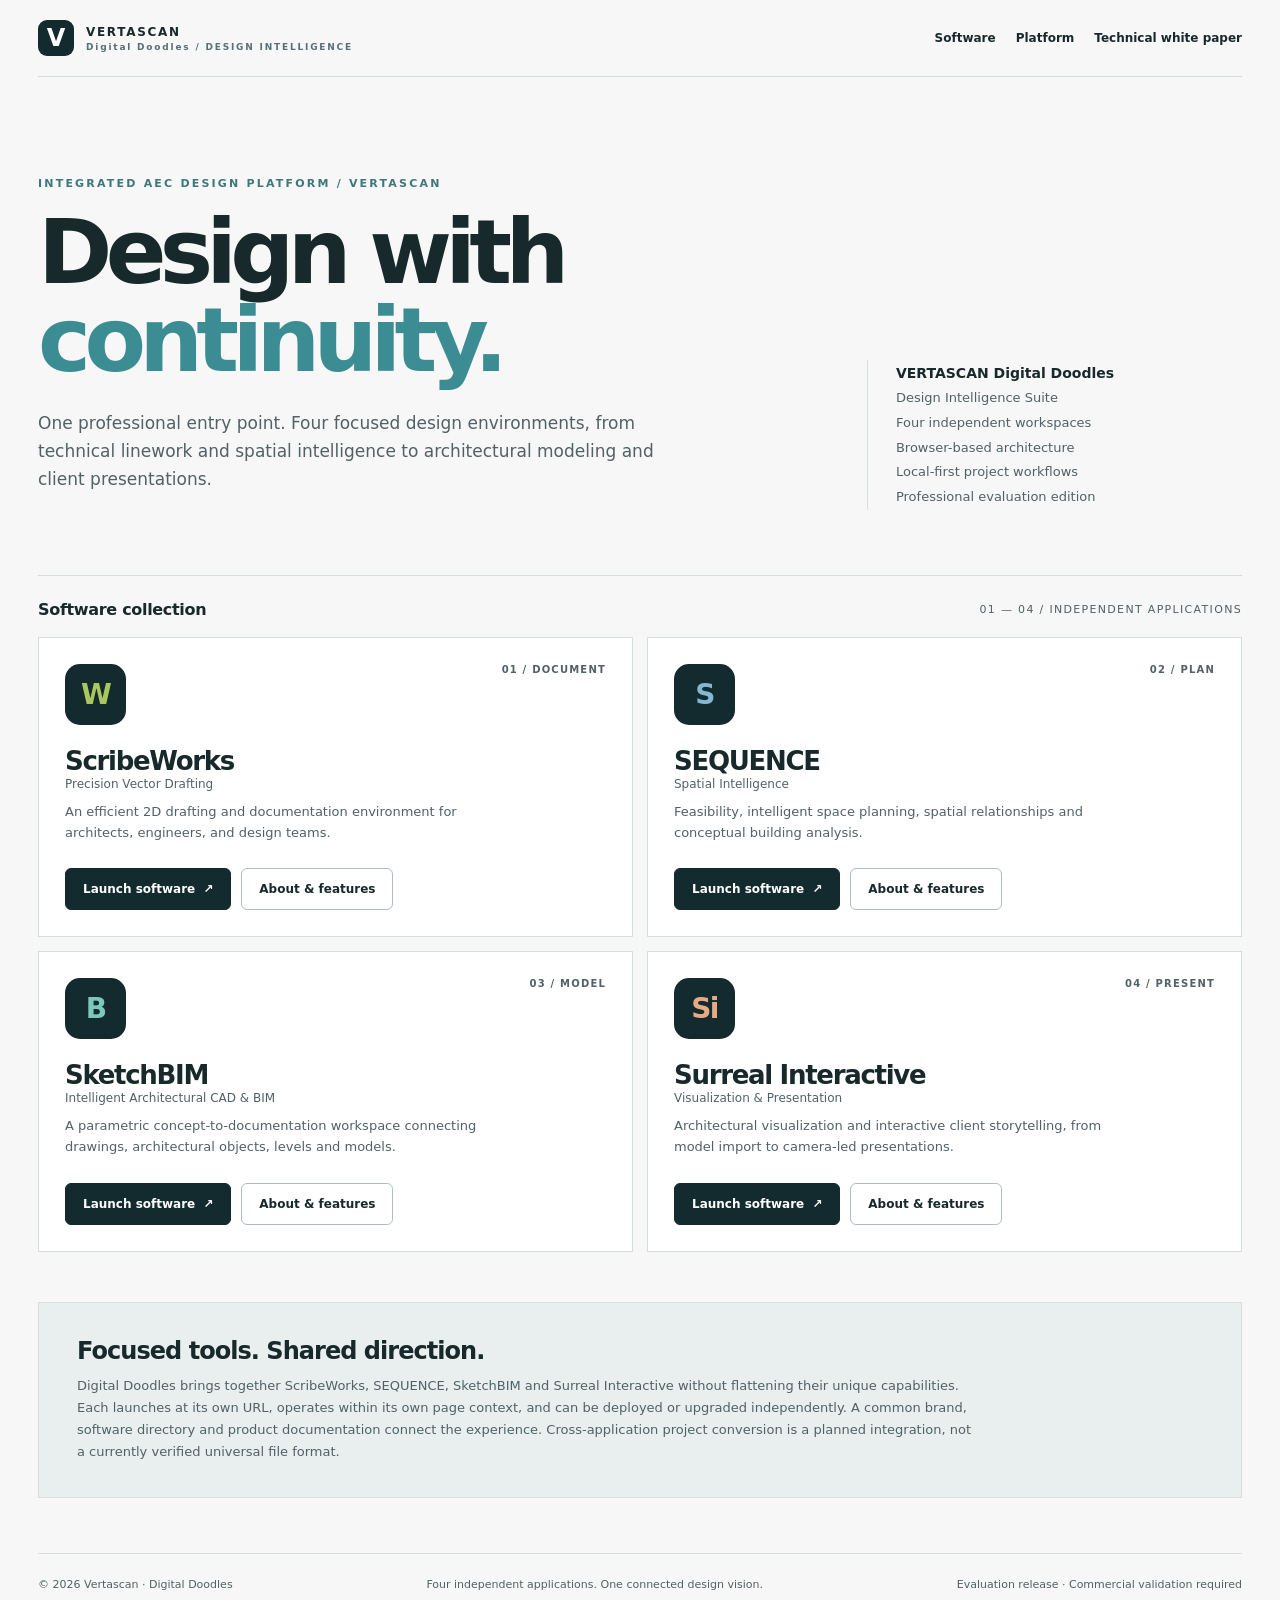
<file: index.html>
<!doctype html><html lang="en"><head><meta charset="utf-8"><meta name="viewport" content="width=device-width,initial-scale=1"><meta name="theme-color" content="#132a2e"><meta name="description" content="Vertascan Digital Doodles: integrated design intelligence suite with four independent browser-based creative AEC software products."><title>Vertascan Digital Doodles — Design Intelligence Suite</title><link rel="icon" href="data:image/svg+xml,%3Csvg xmlns='http://www.w3.org/2000/svg' viewBox='0 0 64 64'%3E%3Crect width='64' height='64' rx='13' fill='%23132a2e'/%3E%3Cpath d='M14 17l18 32L50 17' stroke='%2386d6cc' stroke-width='8' fill='none'/%3E%3C/svg%3E"><link rel="stylesheet" href="assets/suite.css"></head><body><div class="shell"><header class="head"><a class="brand" href="index.html" aria-label="Digital Doodles suite home"><span class="mark">V</span><span>VERTASCAN<small>Digital Doodles / DESIGN INTELLIGENCE</small></span></a><nav class="nav"><a href="index.html#applications">Software</a><a href="index.html#platform">Platform</a><a href="README.html">Technical white paper</a></nav></header><main><section class="hero"><div><div class="eyebrow">Integrated AEC Design Platform / Vertascan</div><h1>Design with<br><span>continuity.</span></h1><p>One professional entry point. Four focused design environments, from technical linework and spatial intelligence to architectural modeling and client presentations.</p></div><div class="hero-side"><b>VERTASCAN Digital Doodles</b>Design Intelligence Suite<br>Four independent workspaces<br>Browser-based architecture<br>Local-first project workflows<br>Professional evaluation edition</div></section><section id="applications" aria-label="Software applications"><div class="sectionbar"><h2>Software collection</h2><span class="number">01 — 04 / INDEPENDENT APPLICATIONS</span></div><div class="catalog"><article class="app" style="--ac:#A8C85F"><div class="app-top"><div class="app-icon" aria-label="ScribeWorks icon">W</div><div class="app-label">01 / DOCUMENT</div></div><h3>ScribeWorks</h3><div class="small">Precision Vector Drafting</div><p>An efficient 2D drafting and documentation environment for architects, engineers, and design teams.</p><div class="app-bottom"><a class="button" href="apps/scribeworks/index.html">Launch software <span aria-hidden="true">↗</span></a><a class="button ghost" href="apps/scribeworks/about/index.html">About &amp; features</a></div></article><article class="app" style="--ac:#83B8D5"><div class="app-top"><div class="app-icon" aria-label="SEQUENCE icon">S</div><div class="app-label">02 / PLAN</div></div><h3>SEQUENCE</h3><div class="small">Spatial Intelligence</div><p>Feasibility, intelligent space planning, spatial relationships and conceptual building analysis.</p><div class="app-bottom"><a class="button" href="apps/sequence/index.html">Launch software <span aria-hidden="true">↗</span></a><a class="button ghost" href="apps/sequence/about/index.html">About &amp; features</a></div></article><article class="app" style="--ac:#7BC9BC"><div class="app-top"><div class="app-icon" aria-label="SketchBIM icon">B</div><div class="app-label">03 / MODEL</div></div><h3>SketchBIM</h3><div class="small">Intelligent Architectural CAD & BIM</div><p>A parametric concept-to-documentation workspace connecting drawings, architectural objects, levels and models.</p><div class="app-bottom"><a class="button" href="apps/sketchbim/index.html">Launch software <span aria-hidden="true">↗</span></a><a class="button ghost" href="apps/sketchbim/about/index.html">About &amp; features</a></div></article><article class="app" style="--ac:#E6AA85"><div class="app-top"><div class="app-icon" aria-label="Surreal Interactive icon">Si</div><div class="app-label">04 / PRESENT</div></div><h3>Surreal Interactive</h3><div class="small">Visualization & Presentation</div><p>Architectural visualization and interactive client storytelling, from model import to camera-led presentations.</p><div class="app-bottom"><a class="button" href="apps/surreal/index.html">Launch software <span aria-hidden="true">↗</span></a><a class="button ghost" href="apps/surreal/about/index.html">About &amp; features</a></div></article></div></section><section id="platform" class="band"><h2>Focused tools. Shared direction.</h2><p>Digital Doodles brings together ScribeWorks, SEQUENCE, SketchBIM and Surreal Interactive without flattening their unique capabilities. Each launches at its own URL, operates within its own page context, and can be deployed or upgraded independently. A common brand, software directory and product documentation connect the experience. Cross-application project conversion is a planned integration, not a currently verified universal file format.</p></section></main><footer class="footer"><span>© 2026 Vertascan · Digital Doodles</span><span>Four independent applications. One connected design vision.</span><span>Evaluation release · Commercial validation required</span></footer></div></body></html>
</file>
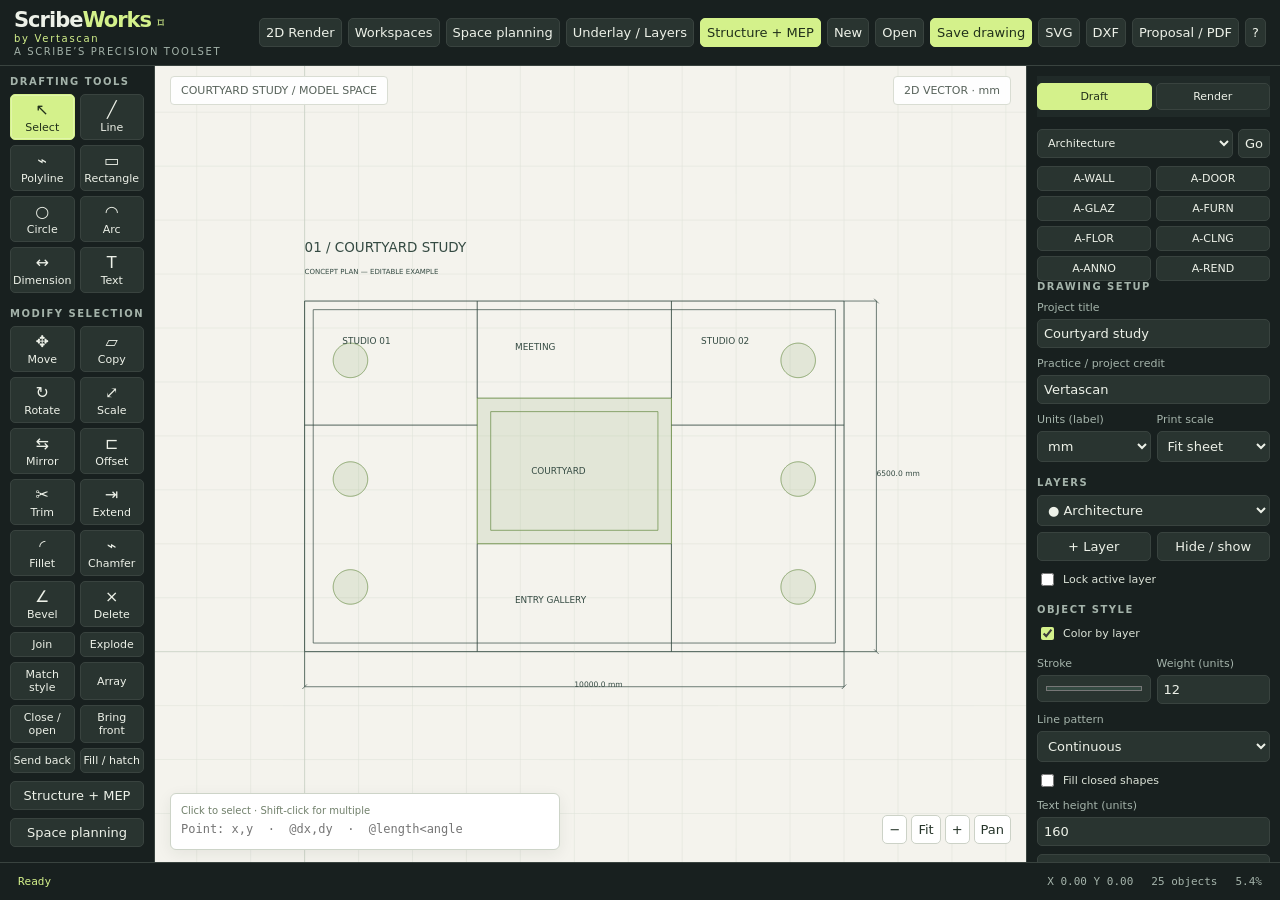
<file: apps/scribeworks/index.html>
<!doctype html><html lang="en"><head><meta charset="utf-8"><meta name="viewport" content="width=device-width,initial-scale=1"><title>ScribeWorks — A Scribe’s Precision Toolset</title><style>
:root{--bg:#18201f;--panel:#202a28;--line:#39433f;--muted:#a4b3aa;--accent:#d4f18b}*{box-sizing:border-box}body{margin:0;background:var(--bg);color:#edf1e8;font:13px system-ui,sans-serif;height:100dvh;overflow:hidden}button,input,select{font:inherit}button,select,input{background:#293430;color:inherit;border:1px solid var(--line);border-radius:5px;padding:8px}button{cursor:pointer}button:hover{border-color:var(--accent);color:var(--accent)}button.active,.primary{background:var(--accent);color:#21301b;border-color:var(--accent)}header{height:66px;display:flex;align-items:center;gap:20px;padding:12px 20px;border-bottom:1px solid var(--line)}.logo{font-size:23px;font-weight:750;letter-spacing:-1px}.logo span{color:var(--accent)}.tag{color:var(--muted);font-size:10px;letter-spacing:1.6px;text-transform:uppercase}.spacer{flex:1}.actions{display:flex;gap:6px}main{height:calc(100dvh - 104px);display:grid;grid-template-columns:178px 1fr 238px}aside{padding:14px;border-right:1px solid var(--line);overflow:auto}aside.right{border:0;border-left:1px solid var(--line)}h3{font-size:10px;letter-spacing:1.5px;color:var(--muted);text-transform:uppercase;margin:20px 0 10px}h3:first-child{margin-top:0}.tools{display:grid;grid-template-columns:1fr 1fr;gap:5px}.tools button{padding:10px 3px;font-size:11px}.tools b{display:block;font-size:19px;font-weight:400;height:27px}.stage{position:relative;min-width:0;overflow:hidden;background:#f4f3ed}canvas{display:block;width:100%;height:100%;touch-action:none;cursor:crosshair}.stagebar{position:absolute;top:14px;left:15px;right:15px;display:flex;justify-content:space-between;pointer-events:none;color:#58635b;font-size:11px}.chip{background:#fffffff0;border:1px solid #d9ddd3;padding:7px 10px;border-radius:4px}.viewbuttons{position:absolute;bottom:18px;right:15px;display:flex;gap:4px}.viewbuttons button{background:#fff;color:#26352a;border-color:#ccd2c7}.command{position:absolute;bottom:18px;left:15px;width:min(390px,65%);background:#fff;padding:8px 10px;border:1px solid #cdd4c8;border-radius:6px;box-shadow:0 4px 15px #20302012;color:#41503d}.command input{width:100%;background:white;color:#253522;border:0;padding:5px 0;outline:none;font:12px monospace}.command small{font-size:10px;color:#71806b}label{display:block;color:var(--muted);font-size:11px;margin:9px 0 5px}input,select{width:100%;min-width:0}.row{display:flex;gap:6px}.row>*{flex:1;min-width:0}.check{display:flex;align-items:center;gap:6px;color:#dbe2d7}.check input{width:auto;accent-color:var(--accent)}.small{font-size:11px;color:var(--muted);line-height:1.6}.full{width:100%;margin-top:8px}footer{height:38px;display:flex;align-items:center;gap:18px;padding:0 18px;border-top:1px solid var(--line);font:11px monospace;color:var(--muted)}#status{color:var(--accent);flex:1}dialog{max-width:650px;width:90%;background:var(--panel);color:#e7eee2;border:1px solid var(--line);border-radius:12px;padding:25px;line-height:1.7}dialog::backdrop{background:#0008}dialog h2{margin-top:0}kbd{background:#435044;padding:2px 5px;border-radius:3px}#printSheet{display:none}button:focus-visible,input:focus-visible,select:focus-visible{outline:2px solid var(--accent)}@media(max-width:1000px){main{grid-template-columns:125px 1fr 195px}aside{padding:9px}header{gap:10px;padding:10px}.tag{display:none}.actions button{font-size:11px;padding:7px}.logo{font-size:20px}}@media(max-width:720px){main{grid-template-columns:94px 1fr}.right{display:none}.tools{grid-template-columns:1fr 1fr}.tools button{font-size:9px}.logo{font-size:17px}header{height:100px;flex-wrap:wrap;gap:6px}main{height:calc(100dvh - 138px)}.actions{overflow:auto;width:100%}.command{width:calc(100% - 26px);bottom:55px}.stagebar{font-size:9px}.viewbuttons{bottom:10px}footer{gap:7px;padding:0 7px;font-size:9px}#count{display:none}}@media print{@page{size:A3 landscape;margin:12mm}body{height:auto;background:white;color:black}header,main,footer,dialog{display:none!important}#printSheet{display:block}#printSheet svg{width:100%;height:220mm}#printSheet .titleblock{border-top:1px solid #333;display:flex;justify-content:space-between;padding-top:5mm;font-size:12px}}

#aecDialog{max-width:1030px;width:96%;max-height:92dvh;padding:0}#aecDialog .top{position:sticky;top:0;z-index:2;background:#202a28;padding:14px 20px;border-bottom:1px solid #465044;display:flex;gap:15px;align-items:center}#aecDialog h2{margin:0;font-size:20px}#aecDialog .tabs{display:flex;gap:6px;flex-wrap:wrap;padding:12px 20px;background:#18201f}#aecDialog .pane{padding:20px;display:none}#aecDialog .pane.on{display:block}.aecGrid{display:grid;grid-template-columns:1fr 1fr;gap:24px}#aecDialog a{color:#d4f18b}#aecDialog h4{margin:6px 0 12px;font-size:16px}.result{padding:14px;background:#17231d;border:1px solid #617745;border-radius:7px;color:#d4f18b;white-space:pre-line;margin:14px 0;font:13px/1.8 monospace}.notice{color:#c7d0bd;background:#303b2d;padding:10px 12px;border-left:3px solid #9fae6d;font-size:12px}.symbolGrid{display:grid;grid-template-columns:repeat(3,1fr);gap:7px}.symbolGrid button{font-size:12px;text-align:left;padding:12px}#aecDialog table{border-collapse:collapse;width:100%;font-size:12px}#aecDialog td,#aecDialog th{border-bottom:1px solid #465044;padding:9px;text-align:left}.scrollTable{overflow:auto}#aecDialog input,#aecDialog select{padding:9px}#aecDialog .small{margin-top:9px}@media(max-width:700px){.aecGrid{grid-template-columns:1fr}.symbolGrid{grid-template-columns:1fr 1fr}#aecDialog .pane{padding:14px}}
.brandCredit{font-size:10px;letter-spacing:1.7px;color:#d4f18b;margin:1px 0 2px}header{height:78px}main{height:calc(100dvh - 116px)}#setupDialog{max-width:950px;width:96%;max-height:92dvh;overflow:auto}#setupDialog a{color:#d4f18b}#layerList{display:grid;gap:6px;max-height:260px;overflow:auto}.layerItem{display:flex;gap:8px;align-items:center}.layerItem button{flex:1;text-align:left}.layerItem input[type=color]{width:46px}.layerItem input[type=checkbox]{width:16px}.underPreview{max-width:100%;height:110px;object-fit:contain;background:#e6e7df;display:none}@media(max-width:720px){header{height:112px}main{height:calc(100dvh - 150px)}}
header .actions{overflow-x:auto;min-width:0}header .actions button{white-space:nowrap}#planningDialog h2{margin:0}#planningDialog h3{margin-top:15px}

/* Compact drafting + rendering workspace */
header{height:66px;padding:8px 14px;gap:10px}main{height:calc(100dvh - 104px);grid-template-columns:155px 1fr 254px}.logo{font-size:21px}.tools button{padding:5px 2px}.tools b{font-size:16px;height:21px}aside{padding:10px}h3{margin:15px 0 7px}button,input,select{padding:6px}.suiteTabs{display:flex;gap:4px;margin-bottom:12px;position:sticky;top:-10px;background:var(--panel);padding:7px 0;z-index:2}.suiteTabs button{flex:1;font-size:11px}.swatches{display:grid;grid-template-columns:1fr 1fr;gap:5px}.swatches button{text-align:left;font-size:10px;padding:7px;border-left:10px solid var(--sw)}.swatches button.active{background:#364536;color:white}.suiteNote{font-size:10px;color:var(--muted);line-height:1.5;margin:8px 0}.suitePane[hidden]{display:none}.workspaceBar{display:flex;gap:5px;margin-bottom:8px}.workspaceBar select{font-size:11px}.command{bottom:12px}.stagebar{top:10px}.tools button.active{box-shadow:inset 0 0 0 1px #fff4}#materialSample{height:45px;width:100%;border:1px solid #5c695f;border-radius:4px}.mobilePanel{display:none}@media(max-width:900px){main{grid-template-columns:120px 1fr 220px}.tag{display:none}}@media(max-width:720px){header{height:105px}main{height:calc(100dvh - 143px);grid-template-columns:94px 1fr}.mobilePanel{display:block}.right.open{display:block;position:absolute;right:0;top:105px;bottom:38px;width:255px;z-index:10;background:var(--panel);box-shadow:-10px 0 30px #0004}.command{bottom:54px}footer #coords{display:none}}
</style></head><body><header><div><div class="logo">Scribe<span>Works</span> <span style="font-size:12px">⌑</span></div><div class="brandCredit">by Vertascan</div><div class="tag">A scribe’s precision toolset</div></div><div class="spacer"></div><div class="actions"><button id="renderTop">2D Render</button><button id="workspaceTop">Workspaces</button><button id="planning">Space planning</button><button id="setup">Underlay / Layers</button><button id="aec" class="primary">Structure + MEP</button><button id="new">New</button><button id="open">Open</button><button id="save" class="primary">Save drawing</button><button id="svg">SVG</button><button id="dxf">DXF</button><button id="print">Proposal / PDF</button><button id="help">?</button></div></header><main><aside><h3>Drafting tools</h3><div class="tools" id="tools"></div><h3>Modify selection</h3><div class="tools" id="modify"></div><button class="full" id="aecSide">Structure + MEP</button><button class="full" id="planningSide">Space planning</button><h3>Presentation</h3><select id="presentation"><option value="clean">Clean CAD</option><option value="sketch">Architect Sketch</option><option value="shadow">Shadow</option></select><button class="full" id="setupSide">Underlay / Layers</button><button id="cornerSettings" class="full">Corner settings</button><h3>Precision</h3><label class="check"><input id="snap" type="checkbox" checked>Object snap</label><label class="check"><input id="gridSnap" type="checkbox" checked>Grid snap</label><label class="check"><input id="ortho" type="checkbox">Ortho · F8</label><label class="check"><input id="polar" type="checkbox" checked>Polar tracking · F10</label><select id="polarStep"><option>15</option><option>30</option><option selected>45</option><option>90</option></select><label class="check"><input id="chain" type="checkbox" checked>Connected lines</label><label class="check"><input id="grid" type="checkbox" checked>Show grid</label><label>Grid interval</label><input id="spacing" type="number" min="0.001" value="100"><button id="undo" class="full">↶ Undo</button><button id="redo" class="full">↷ Redo</button></aside><section class="stage"><canvas id="canvas" aria-label="Vector drafting canvas"></canvas><div class="stagebar"><span class="chip" id="sheetName">UNTITLED / MODEL SPACE</span><span class="chip">2D VECTOR · <span id="unitTag">mm</span></span></div><div class="command"><small id="hint">Select an object, or choose a drawing tool.</small><input id="command" aria-label="Coordinate command" placeholder="Point: x,y  ·  @dx,dy  ·  @length<angle"></div><div class="viewbuttons"><button id="minus" title="Zoom out">−</button><button id="fit">Fit</button><button id="plus" title="Zoom in">+</button><button id="pan">Pan</button></div></section><aside class="right"><nav class="suiteTabs"><button id="draftTab" class="active">Draft</button><button id="renderTab">Render</button><button id="closeSide" class="mobilePanel">×</button></nav><div class="workspaceBar"><select id="workspace"><option value="A">Architecture</option><option value="S">Structure</option><option value="M">Mechanical</option><option value="P">Plumbing</option><option value="E">Electrical</option><option value="L">Landscape</option></select><button id="startWorkspace" title="Add layers and activate this discipline">Go</button></div><div id="quickEntries" class="tools"></div><div id="draftPane2" class="suitePane"><h3>Drawing setup</h3><label>Project title</label><input id="title" value="Courtyard study"><label>Practice / project credit</label><input id="author" value="Vertascan"><div class="row"><div><label>Units (label)</label><select id="units"><option>mm</option><option>cm</option><option>m</option><option>in</option><option>ft</option></select></div><div><label>Print scale</label><select id="printScale"><option value="fit">Fit sheet</option><option>1:20</option><option>1:50</option><option>1:100</option><option>1:200</option></select></div></div><h3>Layers</h3><select id="layer"></select><div class="row" style="margin-top:6px"><button id="addLayer">+ Layer</button><button id="visibility">Hide / show</button></div><label class="check"><input id="locked" type="checkbox">Lock active layer</label><h3>Object style</h3><label class="check"><input id="byLayer" type="checkbox" checked>Color by layer</label><div class="row"><div><label>Stroke</label><input type="color" id="color" value="#344a42"></div><div><label>Weight (units)</label><input id="weight" type="number" value="12" min="0.01"></div></div><label>Line pattern</label><select id="dash"><option value="solid">Continuous</option><option value="dash">Dashed</option></select><label class="check"><input type="checkbox" id="fill">Fill closed shapes</label><label>Text height (units)</label><input id="textSize" type="number" value="160" min="0.1"><button id="apply" class="full">Apply style / layer to selected</button><h3>Inspector</h3><div class="small" id="inspector">No selection.</div><h3>Local & portable</h3><p class="small">Offline, zero dependencies.<br>Editable .scribe files · SVG · DXF<br>Browser autosave when available.</p><button id="demo" class="full">Load courtyard example</button></div><div id="renderPane2" class="suitePane" hidden><h3>Architectural materials</h3><div class="swatches" id="materials"></div><h3>Surface properties</h3><label>Base color</label><input id="surfaceColor" type="color" value="#d6c4a4"><label>Hatch / procedural texture</label><select id="surfacePattern"><option value="solid">Solid color</option><option value="diagonal">Diagonal hatch</option><option value="cross">Cross hatch</option><option value="tile">Tile grid</option><option value="brick">Brick bond</option><option value="wood">Timber grain</option><option value="concrete">Concrete aggregate</option><option value="grass">Planting / grass</option><option value="water">Water ripples</option><option value="gravel">Gravel / terrazzo</option><option value="insulation">Insulation</option></select><div class="row"><div><label>Spacing (units)</label><input id="surfaceSpacing" type="number" min="0.01" value="200"></div><div><label>Angle °</label><input id="surfaceAngle" type="number" value="0"></div></div><label>Hatch color</label><input id="surfaceInk" type="color" value="#81715c"><label>Opacity</label><input id="surfaceOpacity" type="range" min="0.05" max="1" step="0.05" value="0.85"><label class="check"><input id="surfaceIslands" type="checkbox" checked>Exclude enclosed shapes (islands)</label><div class="row"><button id="pickSurface" class="primary">Pick inside</button><button id="applySurface">To selection</button></div><div class="row"><button id="sampleSurface">Sample</button><button id="clearSurface">Clear</button></div><button id="rebuildSurface" class="full">Re-detect selected region</button><h3>Presentation palette</h3><select id="palette"><option value="natural">Natural / warm</option><option value="mono">Monochrome</option><option value="pastel">Concept pastel</option><option value="technical">Technical color</option></select><button id="paletteApply" class="full">Apply palette to rendered objects</button><button id="pngExport" class="full">Export plan PNG · 2400 px</button><p class="suiteNote">Pick inside closed shapes or connected linework. Smallest enclosed face is used. Separate-line regions are snapshots: re-detect after editing walls. Object-bound materials follow vertex edits. SVG / PDF preserve surfaces; DXF exports linework only.</p></div></aside></main><footer><span id="status">Ready</span><span id="coords">X 0.00 Y 0.00</span><span id="count">0 objects</span><span id="zoom">100%</span></footer><input type="file" id="file" accept=".scribe,.json" hidden><dialog id="helpDialog"><h2>ScribeWorks</h2><p>A scribe’s precision toolset for quick vector studies, measured layouts and clear proposals. A compact 2D editor, not a full DWG CAD system.</p><p><b>Space planning:</b> Parametric door/window insertion with automatic alignment to supported straight walls, optional host cutting, plumbing fixtures, furniture and grouped room layouts. A cursor preview shows placement. Esc ends repeated insertion. Architect Sketch and Shadow are presentation-only effects; SVG/PDF include them, while DXF stays exact.</p><p><b>Underlay & layers:</b> Import PNG/JPEG/WebP sketches in Underlay / Layers, then set width, origin, rotation and opacity, or calibrate between two known points. Underlays are embedded in .scribe saves and SVG/PDF exports; DXF is vector-only. Layer colors use a project palette with AIA/NCS-style prefixes, not a mandated color standard.</p><p><b>Tracking:</b> F10 toggles polar tracking; F8 forces orthogonal lines. A dashed guide displays angle and length. Object snaps take precedence over polar tracking. Type a single length to draw along the current tracked direction. Enter ends a connected run; Esc cancels. Drag empty canvas to box-select; Shift adds. Modify tools can select an object first or prompt for it.</p><p><b>Draw:</b> click points. Lines connect while Connected lines is enabled; Enter ends a run. Double-click a text annotation to edit its wording. Polyline: Enter to finish, C to close. Arc: center, start, then end (counterclockwise). Dimension: two endpoints, then label position. Text: click an anchor. Esc cancels.</p><p><b>Precision:</b> type <kbd>1000,500</kbd>, <kbd>@500,0</kbd> or <kbd>@1000&lt;45</kbd> and Enter. Coordinates use X right, Y up. Object snaps include endpoints, midpoints, circle centers/quadrants and line intersections. Grid snap is fallback; ortho constrains from the last point.</p><p><b>Edit:</b> click to select; Shift-click adds/removes. Move/copy: choose tool, then base and destination. Rotate/scale/mirror use selection bounds center. Offset supports lines, rectangles and circles; positive line offset is left of its direction. Trim removes the clicked line segment between intersections with other lines. Delete removes selected objects. Locked layers cannot be edited.</p><p><b>Navigate:</b> wheel to zoom at cursor; middle-drag or Pan tool to pan. <kbd>Ctrl Z</kbd> undo, <kbd>Ctrl Shift Z</kbd> redo, <kbd>Ctrl S</kbd> save. L line, P polyline, R rectangle, O circle, A arc, D dimension, T text, V select, F fit.</p><p><b>Structure + MEP:</b> Open the technical desk for members, columns, symbols, hatch, preliminary sizing references and schedules. Hatch selected closed boundaries; symbols and members are grouped. Save retains all component metadata. Use the technical desk’s Ungroup button for component editing.</p><p><b>Files:</b> Save/Open use editable ScribeWorks JSON. SVG and DXF are exports only; DXF dimensions are exploded into lines/text. Print / PDF opens the browser print dialog; choose A3 landscape, 100% size for fixed scales. Units relabel coordinates; they do not convert geometry. Save a .scribe file for a durable backup.</p><button id="closeHelp" class="primary">Start drafting</button></dialog><section id="printSheet"></section>
<dialog id="aecDialog"><div class="top"><div><h2>ScribeWorks / Technical desk</h2><span class="small">Structural studies · MEP coordination · drawing references</span></div><div class="spacer"></div><button id="aecClose">Close ×</button></div><div class="tabs" id="aecTabs"><button class="active" data-pane="draftPane">Draft systems</button><button data-pane="symbolsPane">Symbols</button><button data-pane="hatchPane">Hatch</button><button data-pane="sizingPane">Sizing desk</button><button data-pane="referencePane">References</button><button data-pane="schedulePane">Schedule</button></div>
<section class="pane on" id="draftPane"><div class="aecGrid"><div><h4>Structural & service runs</h4><label>Discipline / element</label><select id="memberType"><option value="beam">Structural beam / plan</option><option value="wall">Structural wall / plan</option><option value="duct">Mechanical duct / plan</option><option value="pipe">Plumbing pipe / double line</option><option value="cable">Electrical cable tray / plan</option></select><label>Drawing preset — illustrative dimensions</label><select id="memberPreset"></select><div class="row"><div><label>Plan width / outside diameter (mm)</label><input id="memberWidth" type="number" value="250" min="1"></div><div><label>Depth / height (mm)</label><input id="memberDepth" type="number" value="450" min="1"></div></div><label>System / designation</label><input id="memberTag" value="B — CUSTOM BEAM"><label class="check"><input type="checkbox" id="memberLabels" checked>Place size / system label</label><button class="primary full" id="startMember">Draw run → pick start and end</button><p class="small">Creates editable grouped vector geometry on a discipline layer. Repeat connected segments; Esc finishes. Segments meet at their centerline endpoints; fittings and junction joins are not automatic.</p></div><div><h4>Columns & footings</h4><label>Element</label><select id="columnType"><option value="column">Rectangular column</option><option value="roundColumn">Circular column</option><option value="footing">Pad footing + column</option><option value="steelColumn">Schematic I-section column</option></select><div class="row"><div><label>Width (mm)</label><input id="colW" type="number" value="400" min="1"></div><div><label>Depth (mm)</label><input id="colD" type="number" value="400" min="1"></div></div><label>Footing projection each side (mm)</label><input id="footingProjection" type="number" value="400" min="0"><button id="startColumn" class="full">Place column / footing</button><p class="notice">Plan geometry only. These presets are drafting examples, not approved sizes or verified steel sections. Material grade, reinforcement, loads and connections require project engineering.</p><button id="explodeGroup" class="full">Ungroup selected components</button></div></div></section>
<section class="pane" id="symbolsPane"><div class="aecGrid"><div><h4>Reusable symbol library</h4><div class="symbolGrid" id="symbolGrid"></div></div><div><h4>Placement settings</h4><label>Symbol envelope (mm)</label><input id="symbolSize" type="number" value="500" min="1"><label>Rotation (degrees)</label><input id="symbolRotation" type="number" value="0"><label>Identifier / optional tag</label><input id="symbolTag" placeholder="e.g. SA-01 / V-02 / DB-01"><p class="small">Pick a symbol, then click in the drawing. Symbols remain active for repeated placement. Select, move, copy or rotate the group; ungroup for individual component edits.</p><p class="notice">Schematic project symbols, not a certified ISO/IEC symbol library. Confirm the legend and conventions with your project team.</p><button class="full" id="placeLegend">Place symbol legend in drawing</button></div></div></section>
<section class="pane" id="hatchPane"><div class="aecGrid"><div><h4>Hatch selected boundaries</h4><label>Pattern</label><select id="hatchPattern"><option value="diagonal">Diagonal / section</option><option value="cross">Crosshatch / metal</option><option value="concrete">Concrete / aggregate schematic</option><option value="brick">Brick / masonry schematic</option><option value="grid">Square grid / tile</option><option value="earth">Earth / crossed bands</option></select><div class="row"><div><label>Spacing (drawing units)</label><input id="hatchSpacing" type="number" value="150" min="0.001"></div><div><label>Angle (degrees)</label><input id="hatchAngle" type="number" value="45"></div></div><button class="primary full" id="applyHatch">Hatch selected boundaries</button><button class="full" id="removeHatch">Remove hatch from selection</button></div><div><h4>Vector-first patterns</h4><p>Select rectangles, circles or simple closed polylines before opening this panel. Patterns are clipped to each selected boundary and exported as real linework in SVG, DXF and PDF.</p><p class="small">Hatches are grouped with their boundary and move together. Ungroup to edit individual lines. After changing a boundary, remove and reapply its hatch. Each boundary is filled independently; nested hole subtraction and self-intersecting boundaries are not supported.</p><p class="notice">Hatch generation is limited to 4,000 strokes per boundary to keep the editor responsive. Increase spacing for large regions.</p></div></div></section>
<section class="pane" id="sizingPane"><p class="notice">Preliminary calculations in SI units. Results are not code checks or final equipment/member selections. Inputs are illustrative, not recommended design limits.</p><div class="aecGrid"><div><h4>MEP · flow and electrical load</h4><label>Calculation</label><select id="mepCalc"><option value="duct">Air duct — Q / velocity</option><option value="pipe">Pipe — Q / velocity</option><option value="electric">Electrical — balanced load current</option></select><div id="flowFields"><div class="row"><div><label>Flow Q (L/s)</label><input id="flowQ" type="number" value="500" min="0.001"></div><div><label>Design velocity (m/s)</label><input id="flowV" type="number" value="4" min="0.001"></div></div><label>Rectangular duct width (mm)</label><input id="ductWidth" type="number" value="500" min="1"></div><div id="electricFields" hidden><div class="row"><div><label>Input real power (kW)</label><input id="power" type="number" value="30" min="0.001"></div><div><label>Voltage (V)</label><input id="voltage" type="number" value="400" min="1"></div></div><div class="row"><div><label>Power factor (0–1)</label><input id="pf" type="number" value="0.9" min="0.01" max="1" step="0.01"></div><div><label>Phase</label><select id="phase"><option value="3">Three phase</option><option value="1">Single phase</option></select></div></div></div><button class="full" id="calculateMep">Calculate MEP</button><div class="result" id="mepResult">Enter values and calculate.</div><button id="useMep" class="full" disabled>Use calculated dimensions in drafting</button><p class="small">Flow uses A = Q/v. Circular bore D = √(4A/π). Duct sizing excludes friction, fittings, noise and fan pressure. Pipe sizing excludes pressure, friction, material wall thickness, drainage and fixture-unit loading. Electrical current excludes diversity, motor starting, conductor ampacity and protective-device selection.</p></div><div><h4>Structure · elastic beam study</h4><label>Model: simply supported, full-span uniform load</label><div class="row"><div><label>Span L (m)</label><input id="beamL" type="number" value="6" min="0.01"></div><div><label>Service line load w (kN/m)</label><input id="beamLoad" type="number" value="10" min="0.001"></div></div><div class="row"><div><label>Elastic modulus E (GPa)</label><input id="beamE" type="number" value="200" min="0.001"></div><div><label>Inertia I (×10⁶ mm⁴)</label><input id="beamI" type="number" value="200" min="0.001"></div></div><div class="row"><div><label>Section modulus Z (×10³ mm³)</label><input id="beamZ" type="number" value="800" min="0.001"></div><div><label>Deflection target L / n</label><input id="beamLimit" type="number" value="360" min="1"></div></div><button class="full" id="calculateBeam">Calculate beam response</button><div class="result" id="beamResult">Enter section properties and calculate.</div><p class="small">M = wL²/8 · V = wL/2 · δ = 5wL⁴/(384EI) · σ = M/Z. Includes only the entered load; include self-weight yourself. Assumes a linear elastic prismatic beam. No buckling, shear capacity, vibration, connection, fire or load-combination verification. Deflection target is user-defined.</p></div></div><h4>Section geometry helper · idealized sharp-corner shapes</h4><div class="row"><select id="sectionKind"><option value="rect">Solid rectangle</option><option value="hss">Rectangular hollow section</option><option value="i">Symmetric I-section</option></select><input id="sectionB" aria-label="Section width mm" type="number" value="200" placeholder="b mm"><input id="sectionH" aria-label="Section depth mm" type="number" value="400" placeholder="h mm"><input id="sectionT" aria-label="Wall or web thickness mm" type="number" value="10" placeholder="t / tw mm"><input id="sectionTf" aria-label="Flange thickness mm" type="number" value="16" placeholder="tf mm"></div><p class="small">Fields: shape · width b · depth h · wall/web t · flange tf (all mm). Strong-axis centroidal I. No fillets or corner radii.</p><button id="calculateSection">Calculate A / I / Z and send to beam</button><div class="result" id="sectionResult">Select a shape and enter dimensions.</div><button id="insertCalcNote">Place latest calculation as a drawing note</button></section>
<section class="pane" id="referencePane"><h4>Built-in sizing & drawing reference</h4><div class="scrollTable"><table><thead><tr><th>Discipline</th><th>Drawing dimension</th><th>Engineering inputs needed</th></tr></thead><tbody><tr><td>Beam / column</td><td>Section b × h, web/flange thickness; section A, I, Z</td><td>Loads, span, support, grade, effective length, restraint and design standard</td></tr><tr><td>Concrete / footing</td><td>Plan b × h, member depth; footing projection</td><td>Actions, bearing pressure, settlement, punching/shear, reinforcement and cover</td></tr><tr><td>Duct</td><td>Clear width × height or internal diameter</td><td>Airflow, velocity, friction, fittings, acoustics, insulation and pressure</td></tr><tr><td>Pipe</td><td>Bore versus outside diameter; nominal size differs from both</td><td>Flow, fluid, temperature, pressure, material, schedule and losses</td></tr><tr><td>Electrical</td><td>Tray width × depth; device footprint</td><td>Load current, phase, voltage, derating, conductor type, fill and protection</td></tr></tbody></table></div><div class="aecGrid"><div><h4>Drafting dimension palette (mm)</h4><p class="small">Illustrative editable starting dimensions only; no capacity is implied.</p><table><tr><th>Element</th><th>Examples</th></tr><tr><td>Beam b × h</td><td>200 × 400; 250 × 450; 300 × 600</td></tr><tr><td>Column plan</td><td>300 × 300; 400 × 400; 600 × 600</td></tr><tr><td>Duct W × H</td><td>300 × 200; 500 × 250; 600 × 400</td></tr><tr><td>Pipe drawn OD</td><td>25; 50; 100; 150 — custom, not nominal pipe sizes</td></tr><tr><td>Cable tray W × H</td><td>100 × 50; 300 × 75; 600 × 100</td></tr></table><p class="small">SI ↔ imperial: 1 in = 25.4 mm; 1 ft = 304.8 mm; 1 L/s = 0.001 m³/s; 1 kN/m = 1 N/mm; 1 GPa = 1,000 N/mm². Drafting tools convert mm inputs to the drawing unit label.</p></div><div><h4>Source shelf · checked 14 October 2026</h4><p><a href="https://www.aisc.org/aisc/publications/steel-construction-manual/aisc-shapes-database-v160/" target="_blank" rel="noopener">AISC Shapes Database v16.0</a><br><span class="small">Official section dimensions/properties. Not bundled; use verified values for actual steel designations.</span></p><p><a href="https://www.copper.org/applications/plumbing/cth/standard-tubes/cth_1stand_prop.html" target="_blank" rel="noopener">Copper Development Association · tube properties</a><br><span class="small">Material-specific dimensions and handbook references.</span></p><p><a href="https://www1.grc.nasa.gov/beginners-guide-to-aeronautics/mass-flow-rate/" target="_blank" rel="noopener">NASA Glenn · flow continuity</a><br><span class="small">Basis for the Q = vA flow calculation.</span></p><p><a href="https://engineering.purdue.edu/~ce474/Docs/DA6-BeamFormulas.pdf" target="_blank" rel="noopener">Beam formulas · Purdue-hosted AF&amp;PA reference</a><br><span class="small">Simply supported uniform-load elastic relationships.</span></p><p class="notice">References open online. Calculators, presets and drafting work offline. For Canadian projects, confirm applicable provincial building, electrical and plumbing requirements with the responsible licensed professionals.</p></div></div></section>
<section class="pane" id="schedulePane"><h4>Drawing component schedule</h4><p class="small">One row per component group, including hidden layers. Labels record placement intent; after scaling or editing geometry, review the labels and dimensions. Runs report current drawn edge length. This is a drafting inventory, not a BIM quantity takeoff.</p><button id="refreshSchedule">Refresh</button> <button id="exportSchedule">Export CSV</button><div class="scrollTable" id="scheduleTable"></div></section></dialog>

<dialog id="setupDialog"><div class="row" style="align-items:center"><h2>Reference & layer desk</h2><button id="setupClose" style="flex:0">Close</button></div><div class="aecGrid"><section><h3>Sketch underlay</h3><p class="small">Import a scanned sketch or reference image to trace. PNG, JPEG and WebP; up to 12 MB. Large images are reduced to 2400 pixels on their longest edge. Raster tracing only—no automatic vectorization or PDF import.</p><input id="underlayFile" type="file" accept="image/png,image/jpeg,image/webp"><p id="underlayName" class="small">No underlay imported.</p><label class="check"><input id="underlayVisible" type="checkbox" checked>Show reference</label><label>Opacity</label><input id="underlayOpacity" type="range" min="0.05" max="1" step="0.05" value="0.4"><div class="row"><div><label>Width (drawing units)</label><input id="underlayWidth" type="number" value="10000" min="0.001"></div><div><label>Rotation CCW (degrees)</label><input id="underlayAngle" type="number" value="0"></div></div><div class="row"><div><label>Bottom-left X</label><input id="underlayX" type="number" value="0"></div><div><label>Bottom-left Y</label><input id="underlayY" type="number" value="0"></div></div><button id="applyUnderlay" class="full">Apply reference placement</button><div class="row" style="margin-top:8px"><button id="calibrateUnderlay">Calibrate: 2 points</button><button id="moveUnderlay">Move reference</button></div><button id="removeUnderlay" class="full">Remove underlay</button><p class="small">The reference is locked against ordinary selection. Move it here or set its origin. Calibration scales the reference around the first picked point and leaves drafted vectors unchanged. Embedded in .scribe and SVG/PDF; omitted from DXF.</p></section><section><h3>CAD layer builder</h3><div class="row"><div><label>Discipline prefix</label><select id="layerDiscipline"><option value="A">A · Architectural</option><option value="S">S · Structural</option><option value="M">M · Mechanical</option><option value="P">P · Plumbing</option><option value="E">E · Electrical</option><option value="F">F · Fire protection</option><option value="C">C · Civil</option><option value="L">L · Landscape</option><option value="T">T · Telecommunications</option></select></div><div><label>Layer color</label><input id="newLayerColor" type="color" value="#344a42"></div></div><label>Major group (4 characters)</label><input id="layerMajor" value="WALL" maxlength="4" list="majorCodes"><datalist id="majorCodes"><option value="WALL"><option value="BEAM"><option value="COLS"><option value="HVAC"><option value="PIPE"><option value="POWR"><option value="LITE"><option value="ANNO"><option value="FNDN"></datalist><div class="row"><div><label>Minor group (optional, 4 characters)</label><input id="layerMinor" maxlength="4" placeholder="SUPP"></div><div><label>Status (optional)</label><select id="layerStatus"><option value="">None</option><option value="N">N · New</option><option value="E">E · Existing</option><option value="D">D · Demolish</option></select></div></div><p id="layerNamePreview" class="result">A-WALL</p><button class="primary full" id="createCADLayer">Create layer & make active</button><button id="installLayers" class="full">Add structural + MEP layer set</button><p class="small">AIA/NCS-style naming: discipline–major–minor–status. Custom group codes require project documentation. Colors are an editable Vertascan project palette, not prescribed CAD-standard colors. <a href="https://www.nationalcadstandard.org/ncs6/pdfs/ncs6_clg_lnf.pdf" target="_blank" rel="noopener">Layer naming reference</a>.</p><h3>Current layers · eye / lock</h3><div id="layerList"></div><button class="full" id="selectedByLayer">Set selected objects to layer color</button></section></div></dialog>

<dialog id="planningDialog" style="max-width:950px;width:96%;max-height:92dvh;overflow:auto"><div class="row"><h2>Space planning / block library</h2><button id="planningClose" style="flex:0">Close</button></div><div class="aecGrid"><section><h3>Door & window insertion</h3><label>Opening block</label><select id="openingType"><option value="door">Single swing door</option><option value="doubleDoor">Double swing door</option><option value="slidingDoor">Sliding door</option><option value="window">Window / double glazing</option></select><div class="row"><div><label>Opening width (mm)</label><input id="openingWidth" type="number" min="100" value="900"></div><div><label>Frame / wall depth (mm)</label><input id="openingDepth" type="number" min="1" value="200"></div></div><div class="row"><div><label>Rotation (degrees)</label><input id="openingAngle" type="number" value="0"></div><div><label>Hinge / swing</label><select id="openingHand"><option value="left">Left / inward</option><option value="right">Right / inward</option><option value="leftOut">Left / outward</option><option value="rightOut">Right / outward</option></select></div></div><label class="check"><input id="alignOpening" type="checkbox" checked>Automatically align to nearby straight wall</label><label class="check"><input id="cutOpening" type="checkbox" checked>Cut supported host wall at opening</label><label>Tag (optional)</label><input id="openingTag" placeholder="D-01 / W-01"><button id="insertOpening" class="primary full">Insert opening → click wall or canvas</button><p class="small">Insertion point is the opening center. Auto-align recognizes straight line entities and walls made with Draft systems → Structural wall. Wall runs split into two editable pieces; their attached hatches are removed and should be reapplied. Plain parallel wall lines are cut only when parallel, on the same layer, and within the entered wall depth. Other polylines, curved walls and locked walls are not cut. Cutting can be undone.</p></section><section><h3>Furniture & plumbing layouts</h3><label>Block / arrangement</label><select id="planBlock"><optgroup label="Furniture"><option value="sofa">Sofa</option><option value="armchair">Armchair</option><option value="desk">Desk + task chair</option><option value="bed">Double bed + pillows</option><option value="dining">Dining table + 6 chairs</option><option value="meeting">Meeting table + 8 chairs</option><option value="livingLayout">Living room group</option><option value="bedroomLayout">Bedroom group</option><option value="officeLayout">Four-desk office group</option></optgroup><optgroup label="Plumbing fixtures"><option value="toilet">WC / toilet</option><option value="basin">Wash basin</option><option value="doubleSink">Double sink</option><option value="shower">Shower tray + drain</option><option value="bath">Bathtub</option><option value="urinal">Urinal</option><option value="bathroomLayout">WC + basin + shower group</option></optgroup></select><div class="row"><div><label>Envelope width (mm)</label><input id="planWidth" type="number" value="2200" min="1"></div><div><label>Envelope depth (mm)</label><input id="planDepth" type="number" value="900" min="1"></div></div><div class="row"><div><label>Rotation (degrees)</label><input id="planAngle" type="number" value="0"></div><div><label>Color</label><input type="color" id="planColor" value="#7c8265"></div></div><label class="check"><input id="planFill" type="checkbox" checked>Add pale color fill to closed outlines</label><label>Tag (optional)</label><input id="planTag" placeholder="F-01"><button id="insertPlanBlock" class="primary full">Place block / layout</button><button id="ungroupPlan" class="full">Ungroup selected block</button><p class="small">Place repeatedly with clicks; Esc ends insertion. Blocks are editable grouped vector entities. Width/depth scale the complete arrangement, including spacing. These are schematic planning envelopes, not manufacturer products or verified accessible layouts. Use dimensions to check clearances.</p></section></div><h3>Presentation presets</h3><div class="row"><button data-effect="clean">Clean CAD</button><button data-effect="sketch">Architect Sketch</button><button data-effect="shadow">Shadow</button></div><p class="small">Architect Sketch adds deterministic hand-drawn strokes while preserving layer colors and hatches. Shadow adds soft depth beneath colored or hatched closed regions. Geometry, snaps and DXF remain exact. SVG and PDF include the chosen presentation effect.</p></dialog>

<dialog id="cornerDialog"><h2 id="cornerModeName">Corner tools</h2><label id="cornerValueLabel">Radius (drawing units)</label><input id="cornerRadius" type="number" min="0" value="100"><div id="cornerD2Row"><label>Second setback distance (drawing units)</label><input id="cornerD2" type="number" min="0.001" value="100"></div><div id="cornerAngleRow"><label>Bevel angle from first edge toward intersection (degrees)</label><input id="cornerAngle" type="number" min="0.001" max="179" value="45"></div><label class="check"><input id="cornerTrim" type="checkbox" checked>Automatically trim / extend both edges</label><p class="small">Click two straight edges on the sides you want to KEEP. Works on lines, rectangle sides and polyline segments, including separated lines whose extensions intersect. Radius 0 joins a sharp corner. Chamfer uses two setback distances; Bevel uses the first setback plus an angle (a 2D angled chamfer, not a 3D bevel).</p><p class="notice">Edited rectangles/polylines become grouped line segments and an arc or chamfer. Closed fills and attached hatches are removed from those boundaries. Rebuild a closed boundary before re-hatching. Component size labels may need updating. Undo restores the original geometry.</p><div class="row"><button id="cornerStart" class="primary">Pick edges</button><button id="cornerCancel">Cancel</button></div></dialog>

<script>
'use strict';
const $=id=>document.getElementById(id),canvas=$('canvas'),ctx=canvas.getContext('2d'),TAU=Math.PI*2;
var underlay=null,underlayImg=null,tracking=null,pendingEdit=null,boxStart=null,boxEnd=null,underlayAction=null;
let entities=[],layers=[{name:'Geometry',visible:true,locked:false},{name:'Annotation',visible:true,locked:false}],selected=new Set(),tool='select',pts=[],cursor=null,snapMark=null,view={x:0,y:0,z:.07},W=800,H=600,history=[],future=[],panStart=null,uid=0;
const clone=x=>JSON.parse(JSON.stringify(x)),dist=(a,b)=>Math.hypot(a.x-b.x,a.y-b.y),sub=(a,b)=>({x:a.x-b.x,y:a.y-b.y}),add=(a,b)=>({x:a.x+b.x,y:a.y+b.y}),mix=(a,b,t)=>({x:a.x+(b.x-a.x)*t,y:a.y+(b.y-a.y)*t}),cross=(a,b)=>a.x*b.y-a.y*b.x,norm=a=>(a%TAU+TAU)%TAU;
const visible=e=>layers[e.layer]?.visible!==false,editable=e=>visible(e)&&!layers[e.layer]?.locked,active=()=>Number($('layer').value)||0;
const tools=[['select','↖','Select'],['line','╱','Line'],['poly','⌁','Polyline'],['rect','▭','Rectangle'],['circle','○','Circle'],['arc','◠','Arc'],['dim','↔','Dimension'],['text','T','Text']];
const mods=[['move','✥','Move'],['copy','▱','Copy'],['rotate','↻','Rotate'],['scale','⤢','Scale'],['mirror','⇆','Mirror'],['offset','⊏','Offset'],['trim','✂','Trim'],['extend','⇥','Extend'],['fillet','◜','Fillet'],['chamfer','⌁','Chamfer'],['bevel','∠','Bevel'],['delete','×','Delete']];
for(const [container,list] of [['tools',tools],['modify',mods]])for(const [id,icon,name] of list){let b=document.createElement('button');b.innerHTML='<b>'+icon+'</b>'+name;b.title=name;b.dataset.tool=id;b.onclick=()=>['fillet','chamfer','bevel'].includes(id)?cornerSettings(id):choose(id);$(container).appendChild(b)}
const hints={select:'Click to select · Shift-click for multiple',line:'Line: pick start → next point · Enter ends · Esc cancels',poly:'Polyline: pick vertices · Enter finish · C close',rect:'Rectangle: pick opposite corners',circle:'Circle: pick center, then radius',arc:'Arc: center → start → end, counterclockwise',dim:'Dimension: first point → second → label position',text:'Text: pick insertion point',move:'Move: pick base, then destination',copy:'Copy: pick base, then destination',pan:'Drag to pan · wheel to zoom',trim:'Click a line segment to remove between intersections'};
function say(s){$('status').textContent=s}
function choose(t){cornerPick=null;boxStart=boxEnd=null;tracking=null;underlayAction=null;if(['delete','rotate','scale','mirror','offset'].includes(t)){if(!selection().length){pendingEdit=t;tool='select';pts=[];$('hint').textContent='Select an object for '+t;draw();return}pendingEdit=null;pts=[];modify(t);return}if(['move','copy'].includes(t)&&!selection().length){pendingEdit=t;tool='select';pts=[];$('hint').textContent='Select an object for '+t;draw();return}pendingEdit=null;tool=t;pts=[];snapMark=null;document.querySelectorAll('[data-tool]').forEach(b=>b.classList.toggle('active',b.dataset.tool===t));$('hint').textContent=hints[t]||({fillet:'Pick first edge on the side to KEEP',chamfer:'Pick first edge on the side to KEEP',bevel:'Pick first edge on the side to KEEP',extend:'Click near the edge endpoint to extend'})[t]||'';draw()}
function data(){return{format:'ScribeWorks',version:1,entities,layers,underlay,settings:{effect:viewEffect,polar:$('polar').checked,polarStep:$('polarStep').value,chain:$('chain').checked},meta:{title:$('title').value,author:$('author').value,units:$('units').value},view}}
function checkpoint(){history.push(JSON.stringify(data()));if(history.length>(underlay?24:80))history.shift();future=[]}
function autosave(){try{localStorage.setItem('scribeworks-v1',JSON.stringify(data()))}catch(e){say('Autosave unavailable — use Save drawing')}update();draw()}
function validate(d){if(d?.format!=='ScribeWorks'||d.version!==1||!Array.isArray(d.entities)||!Array.isArray(d.layers)||!d.layers.length||d.entities.length>50000)throw Error('Invalid ScribeWorks file');if(d.layers.some(l=>!l||typeof l.name!=='string'||l.name.length>120||(l.color&&!/^#[0-9a-f]{6}$/i.test(l.color))))throw Error('Invalid layer definition');let ids=new Set();for(const e of d.entities){if(!['line','poly','rect','circle','arc','dim','text'].includes(e.type)||!Array.isArray(e.p)||e.p.length<({line:2,poly:2,rect:2,circle:2,arc:3,dim:3,text:1}[e.type])||e.p.some(p=>!Number.isFinite(p.x)||!Number.isFinite(p.y)||Math.abs(p.x)>1e12||Math.abs(p.y)>1e12)||!Number.isInteger(e.layer)||!d.layers[e.layer]||!Number.isFinite(e.w)||e.w<=0||!Number.isFinite(e.size)||e.size<=0||!/^#[0-9a-f]{6}$/i.test(e.color)||!Number.isInteger(e.id)||ids.has(e.id))throw Error('Unsupported or invalid drawing geometry');ids.add(e.id)}return d}
function restore(d){validate(d);cornerPick=null;restoreUnderlay(d.underlay||null);viewEffect=['sketch','shadow'].includes(d.settings?.effect)?d.settings.effect:'clean';$('presentation').value=viewEffect;if(d.settings){$('polar').checked=d.settings.polar!==false;$('polarStep').value=d.settings.polarStep||'45';$('chain').checked=d.settings.chain!==false}entities=clone(d.entities);layers=clone(d.layers);uid=Math.max(0,...entities.map(e=>e.id));selected.clear();pts=[];$('title').value=d.meta?.title||'Untitled';$('author').value=String(d.meta?.author||'Vertascan').replace(/Daniel\s+Martins\s*(?:\|\s*)?/ig,'').trim()||'Vertascan';$('units').value=d.meta?.units||'mm';if(d.view&&[d.view.x,d.view.y,d.view.z].every(Number.isFinite)&&d.view.z>0)view=clone(d.view);layerUI();update();draw()}
function undo(redo=false){let a=redo?future:history,b=redo?history:future;if(!a.length)return;b.push(JSON.stringify(data()));restore(JSON.parse(a.pop()));autosave();say(redo?'Redone':'Undone')}
function layerUI(){let old=active();$('layer').replaceChildren(...layers.map((l,i)=>{let o=document.createElement('option');o.value=i;o.textContent=(l.visible?'● ':'○ ')+l.name+(l.locked?' 🔒':'');return o}));$('layer').value=Math.min(old,layers.length-1);$('locked').checked=layers[active()].locked}
function selection(){return entities.filter(e=>selected.has(e.id)&&editable(e))}
function update(){$('sheetName').textContent=($('title').value||'UNTITLED').toUpperCase()+' / MODEL SPACE';$('unitTag').textContent=$('units').value;$('count').textContent=entities.length+' objects';$('zoom').textContent=(view.z*100).toFixed(1)+'%';let a=selection();$('inspector').textContent=a.length?a.length+' selected · '+a.map(e=>e.type).join(', ')+(a.length===1?' · '+measure(a[0]):''):'No selection.'}
function style(){return{layer:active(),byLayer:$('byLayer').checked,color:$('color').value,w:Math.max(.01,Number($('weight').value)||1),dash:$('dash').value,fill:$('fill').checked,size:Math.max(.1,Number($('textSize').value)||100)}}
function insert(e){entities.push({...style(),...e,id:++uid})}
function screen(p){return{x:W/2+(p.x-view.x)*view.z,y:H/2-(p.y-view.y)*view.z}}
function world(x,y){return{x:view.x+(x-W/2)/view.z,y:view.y-(y-H/2)/view.z}}
function arcInfo(e){let c=e.p[0],a=e.p[1],b=e.p[2];return{c,r:dist(c,a),a:Math.atan2(a.y-c.y,a.x-c.x),s:norm(Math.atan2(b.y-c.y,b.x-c.x)-Math.atan2(a.y-c.y,a.x-c.x))}}
function pathPoints(e){let p=e.p;if(e.type==='rect')return[p[0],{x:p[1].x,y:p[0].y},p[1],{x:p[0].x,y:p[1].y},p[0]];if(e.type==='circle'||e.type==='arc'){let c=p[0],r=dist(c,p[1]),a=0,s=TAU;if(e.type==='arc')({a,s}=arcInfo(e));let n=Math.max(16,Math.ceil(s*32));return Array.from({length:n+1},(_,i)=>({x:c.x+r*Math.cos(a+s*i/n),y:c.y+r*Math.sin(a+s*i/n)}))}return e.closed?[...p,p[0]]:p}
function dimParts(e){let [a,b,q]=e.p,d=dist(a,b);if(!d)return{lines:[],label:q,text:'0'};let n={x:-(b.y-a.y)/d,y:(b.x-a.x)/d},h=(q.x-a.x)*n.x+(q.y-a.y)*n.y,aa=add(a,{x:n.x*h,y:n.y*h}),bb=add(b,{x:n.x*h,y:n.y*h}),s=e.size*.3,t={x:(b.x-a.x)/d*s+n.x*s,y:(b.y-a.y)/d*s+n.y*s};return{lines:[[a,aa],[b,bb],[aa,bb],[sub(aa,t),add(aa,t)],[sub(bb,t),add(bb,t)]],label:mix(aa,bb,.5),text:d.toFixed(1)+' '+$('units').value}}
function renderEntity(e,preview=false){ctx.strokeStyle=selected.has(e.id)?'#b55521':entityColor(e);ctx.fillStyle=entityColor(e);ctx.lineWidth=Math.max(.7,e.w*view.z);ctx.setLineDash(e.dash==='dash'?[8,5]:[]);ctx.globalAlpha=preview?.55:1;function line(p){effectLine(e,p,preview)}function text(t,p){let s=screen(p);ctx.font=Math.max(1,e.size*view.z)+'px system-ui';ctx.fillText(t,s.x,s.y)}if(e.type==='text')text(e.text,e.p[0]);else if(e.type==='dim'){let d=dimParts(e);d.lines.forEach(line);text(d.text,d.label)}else{let p=pathPoints(e);if(e.fill&&!e.surface&&['rect','circle','poly'].includes(e.type)){ctx.beginPath();p.forEach((a,i)=>{let s=screen(a);i?ctx.lineTo(s.x,s.y):ctx.moveTo(s.x,s.y)});ctx.closePath();ctx.save();ctx.globalAlpha=.12;ctx.fill();ctx.restore()}line(p)}if(selected.has(e.id)){ctx.setLineDash([]);ctx.fillStyle='#fff';e.p.forEach(p=>{let s=screen(p);ctx.fillRect(s.x-3,s.y-3,6,6);ctx.strokeRect(s.x-3,s.y-3,6,6)})}ctx.globalAlpha=1;ctx.setLineDash([])}
function draw(){ctx.clearRect(0,0,W,H);renderUnderlay();if($('grid').checked){let g=Math.max(.001,Number($('spacing').value)||100);while(g*view.z<14)g*=10;let a=world(0,H),b=world(W,0);ctx.strokeStyle='#dde1d7';ctx.lineWidth=.5;ctx.beginPath();for(let x=Math.ceil(a.x/g)*g;x<=b.x;x+=g){let s=screen({x,y:0});ctx.moveTo(s.x,0);ctx.lineTo(s.x,H)}for(let y=Math.ceil(a.y/g)*g;y<=b.y;y+=g){let s=screen({x:0,y});ctx.moveTo(0,s.y);ctx.lineTo(W,s.y)}ctx.stroke()}let o=screen({x:0,y:0});ctx.strokeStyle='#b8c5b7';ctx.beginPath();ctx.moveTo(o.x,0);ctx.lineTo(o.x,H);ctx.moveTo(0,o.y);ctx.lineTo(W,o.y);ctx.stroke();drawPresentationShadows();if(typeof renderSurfaces==='function')renderSurfaces();entities.filter(visible).forEach(e=>renderEntity(e));if(pts.length&&cursor&&['line','poly','rect','circle','arc','dim','member'].includes(tool)){let p=[...pts,cursor],t=tool==='member'?'line':tool;if((t==='arc'||t==='dim')&&p.length<3)t='line';renderEntity({...style(),type:t,p},true)}drawBlockPreview();drawTracking();if(snapMark){let p=screen(snapMark);ctx.strokeStyle='#bc6d31';ctx.lineWidth=1.5;ctx.strokeRect(p.x-5,p.y-5,10,10);ctx.fillStyle='#8b5428';ctx.font='10px monospace';ctx.fillText(snapMark.kind,p.x+9,p.y-8)}update()}
function segDist(p,a,b){let d=sub(b,a),l=d.x*d.x+d.y*d.y;return dist(p,mix(a,b,l?Math.max(0,Math.min(1,((p.x-a.x)*d.x+(p.y-a.y)*d.y)/l)):0))}
function hit(p){let best=null,dd=10/view.z;for(const e of entities.filter(editable)){let d;if(e.type==='text'){let a=e.p[0],width=String(e.text).length*e.size*.6;d=Math.hypot(Math.max(a.x-p.x,0,p.x-a.x-width),Math.max(a.y-p.y,0,p.y-a.y-e.size))}else{let paths=e.type==='dim'?dimParts(e).lines:[pathPoints(e)];d=Math.min(...paths.flatMap(q=>q.slice(1).map((b,i)=>segDist(p,q[i],b))))}if(d<dd){dd=d;best=e}}return best}
function intersection(a,b,c,d){let r=sub(b,a),s=sub(d,c),v=cross(r,s);if(Math.abs(v)<1e-10)return null;let t=cross(sub(c,a),s)/v,u=cross(sub(c,a),r)/v;return t>=0&&t<=1&&u>=0&&u<=1?{...mix(a,b,t),t}:null}
function snapped(p){snapMark=null;let last=pts.at(-1),candidates=[];if($('snap').checked){for(const e of entities.filter(visible)){if(e.type==='circle'){let c=e.p[0],r=dist(c,e.p[1]);candidates.push({...c,kind:'CENTER'});for(let a=0;a<TAU;a+=Math.PI/2)candidates.push({x:c.x+r*Math.cos(a),y:c.y+r*Math.sin(a),kind:'QUADRANT'})}else{e.p.forEach(a=>candidates.push({...a,kind:'END'}));if(['line','poly','rect'].includes(e.type)){let p=pathPoints(e);p.slice(1).forEach((b,i)=>candidates.push({...mix(p[i],b,.5),kind:'MID'}))}}}let ls=entities.filter(e=>visible(e)&&e.type==='line'&&segDist(p,...e.p)<12/view.z);for(let i=0;i<ls.length;i++)for(let j=i+1;j<ls.length;j++){let c=intersection(...ls[i].p,...ls[j].p);if(c)candidates.push({...c,kind:'INTERSECTION'})}let near=candidates.filter(c=>dist(c,p)<10/view.z).sort((a,b)=>dist(a,p)-dist(b,p))[0];if(near){p={x:near.x,y:near.y};snapMark=near}}
if(!snapMark&&$('gridSnap').checked){let g=Math.max(.001,+$('spacing').value||100);p={x:Math.round(p.x/g)*g,y:Math.round(p.y/g)*g}}if(last&&$('ortho').checked){p=Math.abs(p.x-last.x)>Math.abs(p.y-last.y)?{x:p.x,y:last.y}:{x:last.x,y:p.y};if(snapMark&&dist(p,snapMark)>1e-7)snapMark=null}return p}
function accept(p,shift=false){if(['fillet','chamfer','bevel'].includes(tool)){cornerClick(p);return}if(tool==='trim'){smartTrim(p);return}if(tool==='extend'){extendEdge(p);return}if(tool==='block'){placePlan(p);return}if(underlayAction){underlayPoint(p);return}if(['member','symbol'].includes(tool)){aecAccept(p);return}if(['select','trim'].includes(tool)){let e=hit(p);if(tool==='trim'){if(e)trim(e,p);return}if(!shift)selected.clear();if(e){let members=e.group?entities.filter(o=>o.group===e.group&&editable(o)):[e],remove=shift&&selected.has(e.id);members.forEach(o=>remove?selected.delete(o.id):selected.add(o.id))}draw();if(e&&pendingEdit&&!shift){let next=pendingEdit;pendingEdit=null;choose(next)}return}if(tool==='pan')return;if(!['move','copy'].includes(tool)&&(layers[active()].locked||!layers[active()].visible)){say('Choose a visible, unlocked layer');return}if(tool==='text'){let t=prompt('Text annotation');if(t){checkpoint();insert({type:'text',p:[p],text:t});autosave()}return}if(pts.length&&dist(p,pts.at(-1))<1e-9){say('Choose a distinct point');return}pts.push(p);if(tool==='poly'){draw();return}let n=['arc','dim'].includes(tool)?3:2;if(pts.length<n){draw();return}if(['move','copy'].includes(tool)){checkpoint();let d=sub(pts[1],pts[0]);let a=selection();if(tool==='copy'){let groups={},idMap={};a=a.map(e=>{let c=clone(e);c.id=++uid;idMap[e.id]=c.id;if(c.group)c.group=groups[c.group]||(groups[c.group]='copy-'+c.id+'-'+Date.now());entities.push(c);return c});a.forEach(e=>{if(e.hatchOwner&&idMap[e.hatchOwner])e.hatchOwner=idMap[e.hatchOwner]});selected=new Set(a.map(e=>e.id))}a.forEach(e=>e.p=e.p.map(p=>add(p,d)))}else{if(dist(pts[0],pts[1])<1e-9){pts=[];say('Geometry must have a nonzero size');draw();return}if(tool==='rect'&&(Math.abs(pts[0].x-pts[1].x)<1e-9||Math.abs(pts[0].y-pts[1].y)<1e-9)){pts.pop();say('Rectangle needs width and height');return}if(tool==='arc'){let a=pts[0],r=dist(a,pts[1]),d=dist(a,pts[2]);if(d<1e-9){pts.pop();say('Arc endpoint must be away from center');return}pts[2]=mix(a,pts[2],r/d);if(arcInfo({p:pts}).s<1e-8){pts.pop();say('Arc needs a nonzero sweep');return}}checkpoint();insert({type:tool,p:clone(pts)})}pts=tool==='line'&&$('chain').checked?[p]:[];autosave();say('Created / updated '+tool)}
function finish(closed=false){if(tool==='poly'&&pts.length>=(closed?3:2)){checkpoint();insert({type:'poly',p:clone(pts),closed});pts=[];autosave()}else{pts=[];draw()}}
function bounds(a){let p=a.flatMap(e=>{if(e.type==='text')return[e.p[0],add(e.p[0],{x:e.size*String(e.text).length*.6,y:e.size})];if(e.type==='dim')return[...e.p,...dimParts(e).lines.flat()];return pathPoints(e)});if(!p.length)return{x:0,y:0,w:10000,h:7000};let xs=p.map(p=>p.x),ys=p.map(p=>p.y),x=Math.min(...xs),y=Math.min(...ys);return{x,y,w:Math.max(1,Math.max(...xs)-x),h:Math.max(1,Math.max(...ys)-y)}}
function measure(e){if(e.type==='circle')return'R '+dist(...e.p).toFixed(2);if(e.type==='line')return'L '+dist(...e.p).toFixed(2);let b=bounds([e]);return b.w.toFixed(1)+' × '+b.h.toFixed(1)}
function fit(){let b=drawingBounds();view={x:b.x+b.w/2,y:b.y+b.h/2,z:Math.min((W-100)/b.w,(H-150)/b.h)};draw()}
function modify(t){let a=selection();if(!a.length){say('Select editable objects first');return}let b=bounds(a),c={x:b.x+b.w/2,y:b.y+b.h/2};if(t==='delete'){checkpoint();entities=entities.filter(e=>!a.includes(e));selected.clear();autosave();return}let v=prompt({rotate:'Rotation degrees (counterclockwise)',scale:'Scale factor (> 0)',mirror:'Mirror axis: X or Y',offset:'Offset distance in drawing units'}[t],{rotate:'90',scale:'1.2',mirror:'X',offset:'100'}[t]);if(v===null)return;if(t==='mirror'){v=v.trim().toUpperCase();if(!['X','Y'].includes(v)){say('Enter X or Y');return}}else{v=Number(v);if(!Number.isFinite(v)||(t==='scale'&&v<=0)){say('Enter a valid number');return}}if(t==='offset'){let valid=a.filter(e=>['line','rect','circle'].includes(e.type));if(!valid.length){say('Offset supports lines, rectangles and circles');return}checkpoint();let made=[];for(let e of valid){let n=clone(e),p=n.p;if(n.type==='circle'){let r=dist(...p)+v;if(r<=0)continue;n.p=[p[0],{x:p[0].x+r,y:p[0].y}]}else if(n.type==='rect'){let bb=bounds([n]);if(bb.w+2*v<=0||bb.h+2*v<=0)continue;n.p=[{x:bb.x-v,y:bb.y-v},{x:bb.x+bb.w+v,y:bb.y+bb.h+v}]}else{let d=dist(...p);if(!d)continue;let delta={x:-(p[1].y-p[0].y)*v/d,y:(p[1].x-p[0].x)*v/d};n.p=p.map(p=>add(p,delta))}n.id=++uid;made.push(n);entities.push(n)}selected=new Set(made.map(e=>e.id));say(made.length+' offsets created')}else{checkpoint();for(let e of a){if(e.type==='rect'&&t==='rotate'){e.p=pathPoints(e).slice(0,4);e.type='poly';e.closed=true}e.p=e.p.map(p=>{let d=sub(p,c);if(t==='rotate'){let r=v*Math.PI/180;return add(c,{x:d.x*Math.cos(r)-d.y*Math.sin(r),y:d.x*Math.sin(r)+d.y*Math.cos(r)})}if(t==='scale')return add(c,{x:d.x*v,y:d.y*v});return add(c,{x:d.x*(v==='Y'?-1:1),y:d.y*(v==='X'?-1:1)})});if(t==='scale'){e.size*=v;e.w*=v}if(t==='mirror'&&e.type==='arc')[e.p[1],e.p[2]]=[e.p[2],e.p[1]]}say(t+' applied')}autosave()}
function trim(e,p){if(e.type!=='line'){say('Trim supports straight line entities');return}let ts=[0,1];for(let o of entities.filter(o=>visible(o)&&o!==e&&o.type==='line')){let q=intersection(...e.p,...o.p);if(q&&q.t>1e-8&&q.t<1-1e-8)ts.push(q.t)}ts=[...new Set(ts)].sort((a,b)=>a-b);if(ts.length<3){say('No crossing lines to trim against');return}let d=sub(e.p[1],e.p[0]),t=((p.x-e.p[0].x)*d.x+(p.y-e.p[0].y)*d.y)/(d.x*d.x+d.y*d.y),i=Math.max(0,ts.findIndex((v,j)=>j<ts.length-1&&t>=v&&t<=ts[j+1]));checkpoint();entities=entities.filter(o=>o!==e);if(ts[i]>0)entities.push({...clone(e),id:++uid,p:[e.p[0],mix(...e.p,ts[i])]});if(ts[i+1]<1)entities.push({...clone(e),id:++uid,p:[mix(...e.p,ts[i+1]),e.p[1]]});selected.delete(e.id);autosave();say('Segment trimmed')}
canvas.onpointerdown=e=>{canvas.setPointerCapture(e.pointerId);let r=canvas.getBoundingClientRect(),x=e.clientX-r.left,y=e.clientY-r.top;if(e.button===1||tool==='pan'){panStart={x,y,v:clone(view)};return}if(e.button!==0)return;accept(['select','trim','extend','fillet','chamfer','bevel'].includes(tool)?world(x,y):snapped(world(x,y)),e.shiftKey)};
canvas.onpointermove=e=>{let r=canvas.getBoundingClientRect(),x=e.clientX-r.left,y=e.clientY-r.top;if(panStart){view.x=panStart.v.x-(x-panStart.x)/view.z;view.y=panStart.v.y+(y-panStart.y)/view.z;draw();return}cursor=snapped(world(x,y));$('coords').textContent='X '+cursor.x.toFixed(2)+' Y '+cursor.y.toFixed(2);draw()};canvas.onpointerup=canvas.onpointercancel=()=>panStart=null;canvas.oncontextmenu=e=>e.preventDefault();function zoom(f,x=W/2,y=H/2){let p=world(x,y);view.z=Math.min(10000,Math.max(1e-7,view.z*f));let q=world(x,y);view.x+=p.x-q.x;view.y+=p.y-q.y;draw()}canvas.onwheel=e=>{e.preventDefault();let r=canvas.getBoundingClientRect();zoom(Math.exp(-e.deltaY*.001),e.clientX-r.left,e.clientY-r.top)};new ResizeObserver(()=>{let r=canvas.getBoundingClientRect();W=r.width;H=r.height;let d=devicePixelRatio||1;canvas.width=W*d;canvas.height=H*d;ctx.setTransform(d,0,0,d,0,0);draw()}).observe(canvas);
$('command').onkeydown=e=>{if(e.key!=='Enter')return;e.preventDefault();let s=e.target.value.trim(),p=null,base=pts.at(-1)||{x:0,y:0};let m=s.match(/^@?\s*([+-]?(?:\d*\.)?\d+)\s*[,<]\s*([+-]?(?:\d*\.)?\d+)$/);if(m){let a=+m[1],b=+m[2];p=s.includes('<')?add(base,{x:a*Math.cos(b*Math.PI/180),y:a*Math.sin(b*Math.PI/180)}):s.startsWith('@')?add(base,{x:a,y:b}):{x:a,y:b};if(['select','pan','trim'].includes(tool)){say('Choose a drawing or move tool for coordinate entry');return}accept(p);e.target.value=''}else if(s.toLowerCase()==='close'){finish(true);e.target.value=''}else say('Use x,y · @dx,dy · @length<degrees')};
function download(name,content,type){let u=URL.createObjectURL(new Blob([content],{type})),a=document.createElement('a');a.href=u;a.download=name;a.click();setTimeout(()=>URL.revokeObjectURL(u),10000)}const filename=()=>($('title').value||'Drawing').replace(/[^a-z0-9_-]+/gi,'-');const esc=s=>String(s).replace(/[&<>"']/g,c=>({'&':'&amp;','<':'&lt;','>':'&gt;','"':'&quot;',"'":'&apos;'}[c]));
function svgMarkup(print=false){let a=entities.filter(visible),b=drawingBounds(),pad=Math.max(b.w,b.h)*.07;let minx=b.x-pad,miny=-(b.y+b.h)-pad,w=b.w+2*pad,h=b.h+2*pad;let scale=$('printScale').value;if(print&&scale!=='fit'){let ratio=+scale.split(':')[1],factor={mm:1,cm:10,m:1000,in:25.4,ft:304.8}[$('units').value],ww=396*ratio/factor,hh=220*ratio/factor;minx=b.x+b.w/2-ww/2;miny=-(b.y+b.h/2)-hh/2;w=ww;h=hh;if(b.w>ww||b.h>hh)say('Fixed-scale sheet clips geometry — choose a smaller scale or Fit sheet')}let out=`<svg xmlns="http://www.w3.org/2000/svg" viewBox="${minx} ${miny} ${w} ${h}"${print?' width="396mm" height="220mm"':''}><title>${esc($('title').value)}</title>`;out+=underlaySVG()+shadowSVG()+surfaceSVG();for(let e of a){let st=`stroke="${entityColor(e)}" stroke-width="${e.w}" fill="none"${e.dash==='dash'?` stroke-dasharray="${e.w*8} ${e.w*5}"`:''}`;let text=(t,p)=>`<text x="${p.x}" y="${-p.y}" font-family="Arial,sans-serif" font-size="${e.size}" fill="${entityColor(e)}">${esc(t)}</text>`;let path=p=>`<polyline points="${(viewEffect==='sketch'?sketchPoints(e,p,0):p).map(p=>p.x+','+(-p.y)).join(' ')}" ${st}/>`;if(e.type==='text')out+=text(e.text,e.p[0]);else if(e.type==='dim'){let d=dimParts(e);out+=d.lines.map(path).join('')+text(d.text,d.label)}else if(e.type==='circle')out+=`<circle cx="${e.p[0].x}" cy="${-e.p[0].y}" r="${dist(...e.p)}" ${st.replace('fill="none"',e.fill&&!e.surface?`fill="${entityColor(e)}" fill-opacity="0.12"`:'fill="none"')}/>`;else if(e.type==='arc'){let z=arcInfo(e),p=e.p[1],q={x:z.c.x+z.r*Math.cos(z.a+z.s),y:z.c.y+z.r*Math.sin(z.a+z.s)};out+=`<path d="M ${p.x} ${-p.y} A ${z.r} ${z.r} 0 ${z.s>Math.PI?1:0} 0 ${q.x} ${-q.y}" ${st}/>`}else{let p=pathPoints(e);out+=path(p).replace('fill="none"',e.fill&&!e.surface?`fill="${entityColor(e)}" fill-opacity="0.12"`:'fill="none"')}}return out+presentationSVG()+'</svg>'}
function dxf(){let out=[],pair=(a,b)=>out.push(String(a),String(b)),unit={mm:4,cm:5,m:6,in:1,ft:2};pair(0,'SECTION');pair(2,'HEADER');pair(9,'$ACADVER');pair(1,'AC1015');pair(9,'$INSUNITS');pair(70,unit[$('units').value]);pair(0,'ENDSEC');pair(0,'SECTION');pair(2,'TABLES');pair(0,'TABLE');pair(2,'LAYER');pair(70,layers.length);for(let l of layers){pair(0,'LAYER');pair(2,String(l.name).replace(/[^a-z0-9_~-]/gi,'_'));pair(70,l.locked?4:0);pair(62,l.visible?7:-7);pair(420,parseInt((l.color||disciplineColor(l.name)).slice(1),16));pair(6,'CONTINUOUS')}pair(0,'ENDTAB');pair(0,'ENDSEC');pair(0,'SECTION');pair(2,'ENTITIES');for(let e of entities.filter(visible)){let layer=String(layers[e.layer].name).replace(/[^a-z0-9_~-]/gi,'_'),start=t=>{pair(0,t);pair(8,layer);pair(420,parseInt(entityColor(e).slice(1),16))},pt=(p,k=0)=>{pair(10+k,p.x);pair(20+k,p.y);pair(30+k,0)},line=(a,b)=>{start('LINE');pt(a);pt(b,1)},text=(s,p)=>{start('TEXT');pt(p);pair(40,e.size);pair(1,String(s).replace(/[\r\n]/g,' '))};if(e.type==='circle'){start('CIRCLE');pt(e.p[0]);pair(40,dist(...e.p))}else if(e.type==='arc'){let z=arcInfo(e);start('ARC');pt(z.c);pair(40,z.r);pair(50,norm(z.a)*180/Math.PI);pair(51,norm(z.a+z.s)*180/Math.PI)}else if(e.type==='text')text(e.text,e.p[0]);else if(e.type==='dim'){let d=dimParts(e);d.lines.forEach(p=>line(...p));text(d.text,d.label)}else{let p=pathPoints(e);p.slice(1).forEach((b,i)=>line(p[i],b))}}pair(0,'ENDSEC');pair(0,'EOF');return out.join('\n')+'\n'}
$('save').onclick=()=>{download(filename()+'.scribe',JSON.stringify(data(),null,2),'application/json');say('Editable drawing downloaded')};$('open').onclick=()=>$('file').click();$('file').onchange=async e=>{let f=e.target.files[0];if(!f)return;try{if(f.size>20000000)throw Error('File exceeds 20 MB');let d=validate(JSON.parse(await f.text()));checkpoint();restore(d);autosave();fit();say('Drawing opened')}catch(err){alert(err.message)}e.target.value=''};$('svg').onclick=()=>download(filename()+'.svg',svgMarkup(),'image/svg+xml');$('dxf').onclick=()=>{download(filename()+'.dxf',dxf(),'application/dxf');say('DXF exported — raster underlay, fills and dash styles omitted')};$('print').onclick=()=>{$('printSheet').innerHTML=svgMarkup(true)+`<div class="titleblock"><div><b>${esc($('title').value)}</b><br>${esc($('author').value)}</div><div>SCRIBEWORKS · CONCEPT PROPOSAL<br>Scale: ${esc($('printScale').value)} · Units: ${esc($('units').value)} · ${new Date().toISOString().slice(0,10)}</div></div>`;window.print()};
$('new').onclick=()=>{if(!confirm('Start a blank drawing? Save your current drawing first.'))return;checkpoint();underlay=null;underlayImg=null;entities=[];selected.clear();pts=[];$('title').value='Untitled';view={x:0,y:0,z:.1};autosave()};$('undo').onclick=()=>undo();$('redo').onclick=()=>undo(true);$('fit').onclick=fit;$('plus').onclick=()=>zoom(1.4);$('minus').onclick=()=>zoom(1/1.4);$('pan').onclick=()=>choose(tool==='pan'?'select':'pan');$('help').onclick=()=>$('helpDialog').showModal();$('closeHelp').onclick=()=>$('helpDialog').close();$('apply').onclick=()=>{let a=selection();if(!a.length)return;if(layers[active()].locked){say('Target layer is locked');return}checkpoint();a.forEach(e=>Object.assign(e,style()));autosave()};$('addLayer').onclick=()=>{let n=prompt('Layer name');if(!n)return;checkpoint();layers.push({name:n.slice(0,80),visible:true,locked:false});layerUI();$('layer').value=layers.length-1;$('locked').checked=false;autosave()};$('visibility').onclick=()=>{checkpoint();layers[active()].visible=!layers[active()].visible;layerUI();autosave()};$('locked').onchange=()=>{checkpoint();layers[active()].locked=$('locked').checked;layerUI();autosave()};$('layer').onchange=()=>{$('locked').checked=layers[active()].locked;draw()};for(let id of ['grid','gridSnap','snap','ortho','spacing'])$(id).onchange=draw;for(let id of ['title','author','units'])$(id).onchange=autosave;
document.addEventListener('keydown',e=>{let typing=/INPUT|SELECT|TEXTAREA/.test(e.target.tagName);if((e.ctrlKey||e.metaKey)&&e.key.toLowerCase()==='s'){e.preventDefault();$('save').click();return}if(typing)return;if((e.ctrlKey||e.metaKey)&&e.key.toLowerCase()==='z'){e.preventDefault();undo(e.shiftKey);return}if(e.key==='Escape'){choose('select');selected.clear();draw()}if(e.key==='Delete'||e.key==='Backspace'){e.preventDefault();modify('delete')}if(e.key==='Enter'){if(pendingEdit&&selection().length){let t=pendingEdit;pendingEdit=null;choose(t)}else finish()}if(e.key.toLowerCase()==='c'&&tool==='poly')finish(true);if(e.key==='F10'){e.preventDefault();$('polar').checked=!$('polar').checked;draw()}if(e.key==='F8'){e.preventDefault();$('ortho').checked=!$('ortho').checked;draw()}let keys={v:'select',l:'line',p:'poly',r:'rect',o:'circle',a:'arc',d:'dim',t:'text',m:'move'};if(keys[e.key.toLowerCase()]&&!e.ctrlKey&&!e.metaKey)choose(keys[e.key.toLowerCase()]);if(e.key.toLowerCase()==='f')fit()});
function demo(){underlay=null;underlayImg=null;entities=[];selected.clear();pts=[];layers=[{name:'Architecture',visible:true,locked:false},{name:'Landscape',visible:true,locked:false},{name:'Annotation',visible:true,locked:false}];layerUI();let addE=(type,p,extra={})=>insert({type,p,layer:0,color:'#344a42',w:16,size:160,...extra}),p=(x,y)=>({x,y});addE('rect',[p(0,0),p(10000,6500)]);addE('rect',[p(160,160),p(9840,6340)],{w:8});addE('rect',[p(3200,2000),p(6800,4700)],{layer:1,fill:true,color:'#7e9559'});addE('rect',[p(3450,2250),p(6550,4450)],{layer:1,w:8,color:'#7e9559'});[[p(0,4200),p(3200,4200)],[p(6800,4200),p(10000,4200)],[p(3200,4700),p(3200,6500)],[p(6800,4700),p(6800,6500)],[p(3200,0),p(3200,2000)],[p(6800,0),p(6800,2000)]].forEach(p=>addE('line',p));for(let x of [850,9150])for(let y of [1200,3200,5400]){addE('circle',[p(x,y),p(x+320,y)],{layer:1,color:'#8b9b68',fill:true,w:10})}for(let [x,y,t] of [[4200,3300,'COURTYARD'],[700,5700,'STUDIO 01'],[7350,5700,'STUDIO 02'],[3900,900,'ENTRY GALLERY'],[3900,5600,'MEETING']])addE('text',[p(x,y)],{text:t,layer:2,size:165});addE('dim',[p(0,0),p(10000,0),p(5000,-650)],{layer:2,size:140,w:8});addE('dim',[p(10000,0),p(10000,6500),p(10600,3250)],{layer:2,size:140,w:8});addE('text',[p(0,7400)],{text:'01 / COURTYARD STUDY',layer:2,size:250});addE('text',[p(0,7000)],{text:'CONCEPT PLAN — EDITABLE EXAMPLE',layer:2,size:130,color:'#8b986e'});$('title').value='Courtyard study';$('units').value='mm';layerUI();fit();autosave()}
function disciplineColor(name){return({A:'#344a42',S:'#9b4c41',M:'#167e9b',P:'#346fc2',E:'#ae7518',F:'#c33c56',C:'#79735a',L:'#64883f',T:'#8657aa'})[String(name)[0]]||'#344a42'}
function standardLayerName(n){return({'S-Beams':'S-BEAM','S-Walls':'S-WALL','S-Columns':'S-COLS','M-Ducts':'M-HVAC-SUPP','P-Pipes':'P-PIPE','E-Trays':'E-POWR-TRAY','M-Symbols':'M-HVAC-SYMB','P-Symbols':'P-PIPE-SYMB','E-Symbols':'E-POWR-SYMB','S-Annotation':'S-ANNO','A-Legend':'A-ANNO-LEGN','A-Calculation-notes':'A-ANNO-CALC'})[n]||n}
function entityColor(e){return e.byLayer?(layers[e.layer]?.color||disciplineColor(layers[e.layer]?.name)):e.color}
function renderUnderlay(){if(!underlay?.visible||!underlayImg?.complete||!underlayImg.naturalWidth)return;let p=screen({x:underlay.x,y:underlay.y});ctx.save();ctx.globalAlpha=underlay.opacity;ctx.translate(p.x,p.y);ctx.rotate(-underlay.angle*Math.PI/180);ctx.drawImage(underlayImg,0,-underlay.h*view.z,underlay.w*view.z,underlay.h*view.z);ctx.restore()}
function restoreUnderlay(u){if(u){if(!/^data:image\/(png|jpeg|webp);base64,[A-Za-z0-9+/=]+$/.test(u.src)||u.src.length>18000000||!['x','y','w','h','angle','opacity'].every(k=>Number.isFinite(u[k]))||u.w<=0||u.h<=0||u.opacity<0||u.opacity>1)throw Error('Invalid underlay data');}let same=u?.src===underlay?.src;underlay=u?clone(u):null;if(!u){underlayImg=null;return}if(same&&underlayImg)return;let img=new Image();img.onload=()=>{if(underlay?.src===u.src){underlayImg=img;draw()}};img.onerror=()=>say('Reference image cannot be decoded');img.src=u.src;underlayImg=img}
function underlayCorners(){if(!underlay?.visible)return[];let u=underlay,a=u.angle*Math.PI/180;return[{x:0,y:0},{x:u.w,y:0},{x:u.w,y:u.h},{x:0,y:u.h}].map(p=>({x:u.x+p.x*Math.cos(a)-p.y*Math.sin(a),y:u.y+p.x*Math.sin(a)+p.y*Math.cos(a)}))}
function drawingBounds(){let a=entities.filter(visible),p=underlayCorners();return bounds(p.length?[...a,{type:'poly',p}]:a)}
function underlaySVG(){let u=underlay;if(!u?.visible)return'';return `<image href="${u.src}" x="0" y="${-u.h}" width="${u.w}" height="${u.h}" opacity="${u.opacity}" transform="translate(${u.x} ${-u.y}) rotate(${-u.angle})"/>`}
function setupSync(){let u=underlay;$('underlayName').textContent=u?u.name+' · embedded reference':'No underlay imported.';if(u){$('underlayVisible').checked=u.visible;$('underlayOpacity').value=u.opacity;$('underlayWidth').value=u.w;$('underlayAngle').value=u.angle;$('underlayX').value=u.x;$('underlayY').value=u.y}renderLayerList()}
function openSetup(){setupSync();$('setupDialog').showModal()}
$('setup').onclick=$('setupSide').onclick=$('addLayer').onclick=openSetup;$('setupClose').onclick=()=>$('setupDialog').close();
$('underlayFile').onchange=async ev=>{let f=ev.target.files[0];if(!f)return;try{if(!['image/png','image/jpeg','image/webp'].includes(f.type)||f.size>12*1024*1024)throw Error('Choose a PNG/JPEG/WebP image under 12 MB.');let src=await new Promise((ok,no)=>{let r=new FileReader();r.onload=()=>ok(r.result);r.onerror=no;r.readAsDataURL(f)}),img=await new Promise((ok,no)=>{let i=new Image();i.onload=()=>ok(i);i.onerror=()=>no(Error('Image could not be decoded'));i.src=src});let ratio=Math.min(1,2400/Math.max(img.naturalWidth,img.naturalHeight)),c=document.createElement('canvas');c.width=Math.max(1,Math.round(img.naturalWidth*ratio));c.height=Math.max(1,Math.round(img.naturalHeight*ratio));c.getContext('2d').drawImage(img,0,0,c.width,c.height);let imageData=c.toDataURL(f.type==='image/jpeg'?'image/jpeg':'image/png',.9);if(imageData.length>18000000)throw Error('Image is too large after resizing');checkpoint();let w=10000;restoreUnderlay({src:imageData,name:f.name,w,h:w*c.height/c.width,x:0,y:0,angle:0,opacity:.4,visible:true});setupSync();autosave();fit();say('Reference imported — calibrate a known distance before tracing')}catch(e){alert(e.message||'Image import failed')}ev.target.value=''};
$('applyUnderlay').onclick=()=>{if(!underlay)return;let w=Number($('underlayWidth').value),x=Number($('underlayX').value),y=Number($('underlayY').value),a=Number($('underlayAngle').value),o=Number($('underlayOpacity').value);if(![w,x,y,a,o].every(Number.isFinite)||w<=0||o<0||o>1){alert('Enter valid reference dimensions');return}checkpoint();underlay.h*=w/underlay.w;Object.assign(underlay,{w,x,y,angle:a,opacity:o,visible:$('underlayVisible').checked});autosave();say('Reference placement updated')};
$('removeUnderlay').onclick=()=>{if(!underlay)return;checkpoint();underlay=null;underlayImg=null;setupSync();autosave()};
function startUnderlayAction(action){if(!underlay){say('Import an underlay first');return}choose('select');underlayAction=action;tool='reference';pts=[];$('hint').textContent=action==='calibrate'?'Pick two image points with a known distance':'Reference move: pick base, then destination';$('setupDialog').close()}
$('calibrateUnderlay').onclick=()=>startUnderlayAction('calibrate');$('moveUnderlay').onclick=()=>startUnderlayAction('move');
function underlayPoint(p){pts.push(p);if(pts.length<2)return;let [a,b]=pts;if(dist(a,b)<1e-9){pts.pop();say('Choose a distinct second point');return}if(underlayAction==='move'){checkpoint();underlay.x+=b.x-a.x;underlay.y+=b.y-a.y}else{let v=prompt('Known distance in current drawing units ('+$('units').value+')',dist(a,b).toFixed(2));if(v===null){choose('select');return}v=Number(v);if(!Number.isFinite(v)||v<=0){pts.pop();say('Distance must be positive');return}checkpoint();let k=v/dist(a,b);underlay.x=a.x+(underlay.x-a.x)*k;underlay.y=a.y+(underlay.y-a.y)*k;underlay.w*=k;underlay.h*=k}underlayAction=null;choose('select');autosave();say('Reference updated; vector geometry unchanged')}
function cadLayerName(){let d=$('layerDiscipline').value,m=$('layerMajor').value.trim().toUpperCase(),n=$('layerMinor').value.trim().toUpperCase(),st=$('layerStatus').value;if(!/^[A-Z0-9~]{4}$/.test(m)||(n&&!/^[A-Z0-9~]{4}$/.test(n)))throw Error('Major/minor groups must each contain four letters, numbers or ~');return[d,m,n,st].filter(Boolean).join('-')}
function layerPreview(){try{$('layerNamePreview').textContent=cadLayerName()}catch(e){$('layerNamePreview').textContent=e.message}}
$('layerDiscipline').onchange=()=>{$('newLayerColor').value=disciplineColor($('layerDiscipline').value);layerPreview()};for(let id of ['layerMajor','layerMinor','layerStatus'])$(id).oninput=layerPreview;
$('createCADLayer').onclick=()=>{try{let name=cadLayerName();if(layers.some(l=>l.name===name))throw Error('Layer already exists');checkpoint();layers.push({name,color:$('newLayerColor').value,visible:true,locked:false});layerUI();$('layer').value=layers.length-1;syncLayerStyle();renderLayerList();autosave();say('Active layer: '+name)}catch(e){alert(e.message)}};
$('installLayers').onclick=()=>{checkpoint();for(let name of ['A-WALL','A-ANNO','S-BEAM','S-COLS','S-WALL','S-FNDN','M-HVAC-SUPP','M-HVAC-RETN','P-PIPE-CWTR','P-PIPE-HWTR','E-POWR','E-LITE','F-PIPE'])if(!layers.some(l=>l.name===name))layers.push({name,color:disciplineColor(name),visible:true,locked:false});layerUI();renderLayerList();autosave()};
function syncLayerStyle(){let l=layers[active()];if(!l)return;$('locked').checked=l.locked;if($('byLayer').checked)$('color').value=l.color||disciplineColor(l.name);draw()}
$('layer').onchange=syncLayerStyle;$('byLayer').onchange=syncLayerStyle;$('color').oninput=()=>{$('byLayer').checked=false};
function renderLayerList(){$('layerList').replaceChildren();layers.forEach((l,i)=>{let row=document.createElement('div');row.className='layerItem';let b=document.createElement('button');b.textContent=l.name;b.style.borderLeft='5px solid '+(l.color||disciplineColor(l.name));b.onclick=()=>{$('layer').value=i;syncLayerStyle();say('Active layer: '+l.name)};let color=document.createElement('input');color.type='color';color.value=l.color||disciplineColor(l.name);color.title='Layer color';color.onchange=()=>{checkpoint();l.color=color.value;syncLayerStyle();autosave();renderLayerList()};let eye=document.createElement('input');eye.type='checkbox';eye.checked=l.visible;eye.title='Visible';eye.onchange=()=>{checkpoint();l.visible=eye.checked;layerUI();autosave()};let lock=document.createElement('input');lock.type='checkbox';lock.checked=l.locked;lock.title='Locked';lock.onchange=()=>{checkpoint();l.locked=lock.checked;layerUI();autosave()};row.append(b,color,eye,lock);$('layerList').appendChild(row)})}
$('selectedByLayer').onclick=()=>{let a=selection();if(!a.length){say('Select objects first');return}checkpoint();a.forEach(e=>e.byLayer=true);autosave();say('Selected objects now follow layer color')};
const originalSnap=snapped;
snapped=function(raw){tracking=null;if(underlayAction||['select','trim','extend','fillet','chamfer','bevel','pan'].includes(tool)){snapMark=null;return raw}let grid=$('gridSnap').checked,ortho=$('ortho').checked;$('gridSnap').checked=false;$('ortho').checked=false;let p;try{p=originalSnap(raw)}finally{$('gridSnap').checked=grid;$('ortho').checked=ortho}let anchor=tool==='arc'?pts[0]:pts.at(-1),eligible=['line','poly','member','move','copy','arc','circle'].includes(tool);if(anchor&&eligible&&ortho){let d=sub(raw,anchor);p=Math.abs(d.x)>Math.abs(d.y)?{x:raw.x,y:anchor.y}:{x:anchor.x,y:raw.y};if(snapMark&&dist(p,snapMark)>1e-7)snapMark=null;tracking={a:anchor,b:p,kind:'ORTHO'}}else if(!snapMark&&anchor&&eligible&&$('polar').checked){let d=sub(raw,anchor),angle=Math.atan2(d.y,d.x),step=(Number($('polarStep').value)||45)*Math.PI/180,target=Math.round(angle/step)*step;if(Math.abs(angle-target)<=4*Math.PI/180){let len=d.x*Math.cos(target)+d.y*Math.sin(target);p=add(anchor,{x:Math.cos(target)*len,y:Math.sin(target)*len});tracking={a:anchor,b:p,kind:'POLAR'}}}if(!snapMark&&!tracking&&grid){let g=Math.max(.001,Number($('spacing').value)||100);p={x:Math.round(raw.x/g)*g,y:Math.round(raw.y/g)*g}}return p};
function drawTracking(){if(pts.length&&cursor&&['move','copy'].includes(tool)){let delta=sub(cursor,pts[0]);selection().forEach(e=>renderEntity({...e,id:undefined,p:e.p.map(p=>add(p,delta))},true))}let anchor=tool==='arc'?pts[0]:pts.at(-1);if(anchor&&cursor&&!['select','pan','text','symbol'].includes(tool)){let a=screen(anchor),b=screen(cursor),angle=norm(Math.atan2(cursor.y-anchor.y,cursor.x-anchor.x))*180/Math.PI;ctx.save();ctx.strokeStyle=tracking?'#d18a20':'#829485';ctx.setLineDash([5,5]);ctx.lineWidth=1;ctx.beginPath();ctx.moveTo(a.x,a.y);ctx.lineTo(b.x,b.y);ctx.stroke();ctx.setLineDash([]);ctx.fillStyle='#254633';ctx.font='11px monospace';ctx.fillText((tracking?tracking.kind+' ':'')+dist(anchor,cursor).toFixed(2)+' @ '+angle.toFixed(1)+'°',b.x+13,b.y+19);ctx.restore()}if(boxStart&&boxEnd){let a=screen(boxStart),b=screen(boxEnd);ctx.save();ctx.fillStyle='#4d896b18';ctx.strokeStyle='#648f79';ctx.setLineDash([5,3]);ctx.fillRect(a.x,a.y,b.x-a.x,b.y-a.y);ctx.strokeRect(a.x,a.y,b.x-a.x,b.y-a.y);ctx.restore()}}
const priorDown=canvas.onpointerdown,priorMove=canvas.onpointermove;
canvas.onpointerdown=e=>{if(tool==='select'&&!underlayAction&&e.button===0){canvas.setPointerCapture(e.pointerId);let r=canvas.getBoundingClientRect();boxStart=world(e.clientX-r.left,e.clientY-r.top);boxEnd=null;return}priorDown(e)};
canvas.onpointermove=e=>{if(boxStart){let r=canvas.getBoundingClientRect();boxEnd=world(e.clientX-r.left,e.clientY-r.top);draw();return}priorMove(e)};
canvas.onpointerup=e=>{if(boxStart){let a=boxStart,b=boxEnd;boxStart=boxEnd=null;if(!b||dist(a,b)*view.z<5)accept(a,e.shiftKey);else{if(!e.shiftKey)selected.clear();let x=Math.min(a.x,b.x),y=Math.min(a.y,b.y),X=Math.max(a.x,b.x),Y=Math.max(a.y,b.y),crossing=b.x<a.x;for(let o of entities.filter(editable)){let q=bounds([o]),hit=crossing?q.x<=X&&q.x+q.w>=x&&q.y<=Y&&q.y+q.h>=y:q.x>=x&&q.x+q.w<=X&&q.y>=y&&q.y+q.h<=Y;if(hit){let group=o.group?entities.filter(e=>e.group===o.group&&editable(e)):[o];group.forEach(e=>selected.add(e.id))}}say(selected.size+' objects selected · '+(crossing?'crossing bounds':'window'));draw()} }panStart=null};canvas.onpointercancel=()=>{boxStart=boxEnd=null;panStart=null;draw()};
canvas.ondblclick=e=>{if(tool!=='select'||underlayAction)return;let r=canvas.getBoundingClientRect(),o=hit(world(e.clientX-r.left,e.clientY-r.top));if(o?.type==='text'){let text=prompt('Edit annotation',o.text);if(text!==null){checkpoint();o.text=text;autosave()}}};
const priorCommand=$('command').onkeydown;
$('command').onkeydown=e=>{let s=e.target.value.trim();if(e.key==='Enter'&&/^\d+(?:\.\d+)?$/.test(s)&&pts.length&&cursor&&['line','poly','member','move','copy','circle','arc'].includes(tool)){let base=tool==='arc'?pts[0]:pts.at(-1),d=sub(cursor,base),len=Math.hypot(d.x,d.y);if(len>0){accept(add(base,{x:d.x/len*Number(s),y:d.y/len*Number(s)}));e.target.value='';e.preventDefault();return}}priorCommand(e)};
for(let id of ['polar','polarStep','chain'])$(id).onchange=()=>{tracking=null;draw()};

var planMode=null,viewEffect='clean';
function openPlanning(){$('planningDialog').showModal()}
$('planning').onclick=$('planningSide').onclick=openPlanning;$('planningClose').onclick=()=>$('planningDialog').close();
const planDefaults={sofa:[2200,900],armchair:[850,850],desk:[1600,1500],bed:[1600,2100],dining:[2800,2200],meeting:[3600,2600],livingLayout:[5000,3800],bedroomLayout:[4000,4000],officeLayout:[5000,4000],toilet:[400,700],basin:[600,500],doubleSink:[1200,600],shower:[900,900],bath:[1700,750],urinal:[400,450],bathroomLayout:[2400,2200]};
$('planBlock').onchange=()=>{let [w,d]=planDefaults[$('planBlock').value];$('planWidth').value=w;$('planDepth').value=d};
$('openingType').onchange=()=>{$('openingWidth').value=$('openingType').value==='doubleDoor'?1800:$('openingType').value==='door'?900:1500};
function startPlan(m){choose('select');planMode=m;tool='block';pts=[];document.querySelectorAll('[data-tool]').forEach(b=>b.classList.remove('active'));$('hint').textContent='Place '+m.type+' · click to insert · Esc finishes';$('planningDialog').close();draw()}
$('insertOpening').onclick=()=>guarded(()=>{let width=num('openingWidth'),depth=num('openingDepth'),angle=Number($('openingAngle').value);if(!Number.isFinite(angle))throw Error('Enter a valid angle');startPlan({type:$('openingType').value,width,depth,angle,hand:$('openingHand').value,opening:true,align:$('alignOpening').checked,cut:$('cutOpening').checked,tag:$('openingTag').value.slice(0,80),color:'#537a7b',fill:false})});
$('insertPlanBlock').onclick=()=>guarded(()=>{let width=num('planWidth'),depth=num('planDepth'),angle=Number($('planAngle').value);if(!Number.isFinite(angle))throw Error('Enter a valid angle');startPlan({type:$('planBlock').value,width,depth,angle,color:$('planColor').value,fill:$('planFill').checked,tag:$('planTag').value.slice(0,80)})});
$('ungroupPlan').onclick=()=>{$('explodeGroup').click()};
function setEffect(v){viewEffect=['sketch','shadow'].includes(v)?v:'clean';$('presentation').value=viewEffect;document.querySelectorAll('[data-effect]').forEach(b=>b.classList.toggle('active',b.dataset.effect===viewEffect));autosave()}
$('presentation').onchange=()=>setEffect($('presentation').value);document.querySelectorAll('[data-effect]').forEach(b=>b.onclick=()=>setEffect(b.dataset.effect));
function blockPrimitives(m){let out=[],P=(x,y)=>({x,y}),push=(type,p,extra={})=>out.push({type,p,...extra});function line(x,y,X,Y){push('line',[P(x,y),P(X,Y)])}function rect(x,y,w,h,fill=m.fill){push('poly',[P(x,y),P(x+w,y),P(x+w,y+h),P(x,y+h)],{closed:true,fill})}function ellipse(x,y,w,h){push('poly',Array.from({length:33},(_,i)=>P(x+w/2+w/2*Math.cos(i*TAU/32),y+h/2+h/2*Math.sin(i*TAU/32))),{closed:true,fill:m.fill})}function arc(x,y,r,a,b){push('arc',[P(x,y),P(x+r*Math.cos(a),y+r*Math.sin(a)),P(x+r*Math.cos(b),y+r*Math.sin(b))])}
let w=m.width,d=m.depth;
if(m.opening){let x=-w/2,t=Math.min(50,d/4);rect(x,-d/2,t,d,false);rect(w/2-t,-d/2,t,d,false);if(m.type==='window'){line(x+t,-d*.22,w/2-t,-d*.22);line(x+t,d*.22,w/2-t,d*.22);line(0,-d/2,0,d/2)}else if(m.type==='slidingDoor'){rect(x+t,-t,w*.6-2*t,t,false);rect(-w*.1,0,w*.6-t,t,false);line(-w*.2,d*.6,w*.2,d*.6);line(w*.2,d*.6,w*.1,d*.8)}else if(m.type==='doubleDoor'){let r=(w-2*t)/2;line(x+t,0,x+t,r);line(w/2-t,0,w/2-t,r);arc(x+t,0,r,0,Math.PI/2);arc(w/2-t,0,r,Math.PI/2,Math.PI)}else{let r=w-2*t;line(x+t,0,x+t,r);arc(x+t,0,r,0,Math.PI/2)}let fx=m.hand?.startsWith('right')?-1:1,fy=m.hand?.includes('Out')?-1:1;if(fx*fy<0)out.forEach(e=>{if(e.type==='arc')[e.p[1],e.p[2]]=[e.p[2],e.p[1]]});out.forEach(e=>e.p=e.p.map(p=>P(p.x*fx,p.y*fy)));return out}
function chair(x,y,W=500,H=500){rect(x,y,W,H);rect(x+W*.1,y+H*.75,W*.8,H*.18,false)}
function furniture(type,x,y,W,H){if(type==='sofa'||type==='armchair'){rect(x,y,W,H);rect(x+W*.08,y+H*.72,W*.84,H*.2,false);rect(x,y,W*.08,H,false);rect(x+W*.92,y,W*.08,H,false);let n=type==='sofa'?3:1;for(let i=0;i<n;i++)rect(x+W*.1+i*W*.8/n,y+H*.08,W*.8/n,H*.58,false)}else if(type==='bed'){rect(x,y,W,H);rect(x,y+H*.91,W,H*.09,false);rect(x+W*.08,y+H*.7,W*.38,H*.18,false);rect(x+W*.54,y+H*.7,W*.38,H*.18,false);line(x,y+H*.58,x+W,y+H*.58)}else if(type==='desk'){rect(x,y+H*.38,W,H*.62);rect(x+W*.35,y+H*.65,W*.3,H*.2,false);chair(x+W*.32,y,W*.36,H*.3)}else if(type==='dining'||type==='meeting'){rect(x+W*.22,y+H*.26,W*.56,H*.48);let n=type==='dining'?2:3;for(let i=0;i<n;i++){let xx=x+W*(.25+i*.45/Math.max(1,n-1));chair(xx-W*.065,y,W*.13,H*.19);chair(xx-W*.065,y+H*.81,W*.13,H*.19)}chair(x,y+H*.4,W*.16,H*.2);chair(x+W*.84,y+H*.4,W*.16,H*.2)}else if(type==='toilet'){rect(x,y+H*.75,W,H*.25);ellipse(x+W*.08,y,W*.84,H*.78);ellipse(x+W*.25,y+H*.16,W*.5,H*.46)}else if(type==='basin'||type==='doubleSink'){rect(x,y,W,H);let n=type==='doubleSink'?2:1;for(let i=0;i<n;i++){ellipse(x+W*(i/n+.08),y+H*.12,W*(1/n-.16),H*.65);line(x+W*(i/n+.5/n),y+H*.78,x+W*(i/n+.5/n),y+H*.94)}}else if(type==='shower'){rect(x,y,W,H);line(x,y,x+W,y+H);line(x+W,y,x,y+H);ellipse(x+W*.45,y+H*.45,W*.1,H*.1)}else if(type==='bath'){rect(x,y,W,H);ellipse(x+W*.06,y+H*.12,W*.88,H*.76);line(x+W*.12,y+H*.4,x+W*.12,y+H*.6)}else if(type==='urinal'){ellipse(x,y,W,H);line(x,y+H*.88,x+W,y+H*.88);ellipse(x+W*.35,y+H*.15,W*.3,H*.3)}}
let x=-w/2,y=-d/2;if(m.type==='livingLayout'){furniture('sofa',x+w*.1,y+d*.65,w*.65,d*.26);furniture('armchair',x+w*.75,y+d*.2,w*.2,d*.27);rect(x+w*.28,y+d*.25,w*.35,d*.22);rect(x+w*.1,y,w*.55,d*.08)}else if(m.type==='bedroomLayout'){furniture('bed',x+w*.29,y+d*.36,w*.42,d*.56);rect(x+w*.1,y+d*.72,w*.14,d*.15);rect(x+w*.76,y+d*.72,w*.14,d*.15);rect(x+w*.2,y,w*.6,d*.14)}else if(m.type==='officeLayout'){for(let a=0;a<2;a++)for(let b=0;b<2;b++)furniture('desk',x+w*(.04+a*.52),y+d*(.06+b*.5),w*.42,d*.4)}else if(m.type==='bathroomLayout'){furniture('shower',x,y+d*.55,w*.4,d*.45);furniture('toilet',x+w*.65,y+d*.57,w*.2,d*.36);furniture('basin',x+w*.55,y,w*.4,d*.25)}else furniture(m.type,x,y,w,d);return out}
function worldBlock(m,p,angle=m.angle){let a=angle*Math.PI/180;return blockPrimitives(m).map(e=>({...e,p:e.p.map(q=>{let x=toU(q.x),y=toU(q.y);return{x:p.x+x*Math.cos(a)-y*Math.sin(a),y:p.y+x*Math.sin(a)+y*Math.cos(a)}})}))}
function findOpeningHost(p,m){if(!m.align)return null;let best=null,dd=24/view.z;for(let e of entities.filter(editable)){let a,b,depth=0;if(e.aec?.category==='wall'&&e.type==='poly'&&e.p.length===4){a=mix(e.p[0],e.p[3],.5);b=mix(e.p[1],e.p[2],.5);depth=dist(e.p[0],e.p[3])}else if(e.type==='line'&&!e.hatchOwner&&!e.group){[a,b]=e.p}else continue;let d=sub(b,a),len=dist(a,b);if(len<1e-7)continue;let t=((p.x-a.x)*d.x+(p.y-a.y)*d.y)/(len*len),at=mix(a,b,Math.max(0,Math.min(1,t))),gap=dist(at,p);if(gap<Math.max(dd,depth/2)&&gap<(best?.gap??Infinity)){best={e,a,b,len,t,at,angle:Math.atan2(d.y,d.x)*180/Math.PI,gap,depth};dd=Math.max(dd,depth/2)}}return best}
function cutHost(host,m){let half=toU(m.width)/2/host.len,t0=host.t-half,t1=host.t+half;if(t0<=1e-7||t1>=1-1e-7)return false;let e=host.e;if(e.aec?.category==='wall'){let members=entities.filter(o=>o.group===e.group);if(members.some(o=>!editable(o)))return false;entities=entities.filter(o=>!members.includes(o));for(let [a,b] of [[0,t0],[t1,1]]){let n=clone(e);n.id=++uid;n.group='wall-split-'+uid;delete n.hatchOwner;n.p=[mix(e.p[0],e.p[1],a),mix(e.p[0],e.p[1],b),mix(e.p[3],e.p[2],b),mix(e.p[3],e.p[2],a)];entities.push(n)}return true}
let cuts=[];for(let o of entities.filter(o=>editable(o)&&o.type==='line'&&!o.group&&!o.hatchOwner&&o.layer===e.layer)){let [a,b]=o.p,v=sub(b,a),L=dist(a,b);if(!L)continue;let dir=sub(host.b,host.a);if(Math.abs(cross(v,dir)/(L*host.len))>1e-6)continue;let t=((host.at.x-a.x)*v.x+(host.at.y-a.y)*v.y)/(L*L),mid=mix(a,b,t);if(dist(mid,host.at)>toU(m.depth)/2+1e-6)continue;let h=toU(m.width)/2/L;if(t-h<=1e-7||t+h>=1-1e-7)continue;cuts.push({o,t0:t-h,t1:t+h})}for(let {o,t0,t1} of cuts){entities=entities.filter(e=>e!==o);for(let p of [[o.p[0],mix(...o.p,t0)],[mix(...o.p,t1),o.p[1]]])entities.push({...clone(o),id:++uid,p})}return cuts.length>0}
function placePlan(p){guarded(()=>{let m=planMode;if(!m)return;let host=m.opening?findOpeningHost(p,m):null,at=host?host.at:p,angle=host?host.angle:m.angle;let plumbing=['toilet','basin','doubleSink','shower','bath','urinal','bathroomLayout'].includes(m.type),layerName=m.opening?(m.type==='window'?'A-GLAZ':'A-DOOR'):plumbing?'P-FIXT':'A-FURN';let existing=layers.find(l=>l.name===layerName);if(existing&&(existing.locked||!existing.visible))throw Error('Enable and unlock '+layerName+' first');checkpoint();let layer=aecLayer(layerName),cut=false;if(host&&m.cut)cut=cutHost(host,m);let group='block-'+Date.now()+'-'+(++uid),defs=worldBlock(m,at,angle);defs.forEach((e,i)=>insert({...e,layer,group,color:m.color,byLayer:false,w:toU(8),size:toU(100),...(i===0?{aec:{category:m.type,tag:m.tag||m.type,description:m.width+' × '+m.depth+' mm',run:false}}:{})}));if(m.tag)insert({type:'text',p:[add(at,{x:toU(m.width/2+100),y:0})],text:m.tag,layer,group,color:m.color,byLayer:false,w:toU(5),size:toU(100)});selected.clear();autosave();say(m.type+' inserted'+(host?' · wall aligned':'')+(cut?' · opening cut':m.opening&&m.cut?' · no supported opening cut':''))})}
function drawBlockPreview(){if(tool!=='block'||!planMode||!cursor)return;let m=planMode,h=m.opening?findOpeningHost(cursor,m):null;worldBlock(m,h?h.at:cursor,h?h.angle:m.angle).forEach(e=>renderEntity({...e,color:m.color,byLayer:false,w:toU(7),size:toU(100)},true))}
function sketchPoints(e,points,pass=0){let amp=Math.max(e.w*.65,1),seed=(e.id||7)*.731+pass*4.7;return points.map((p,i)=>({x:p.x+Math.sin(seed+i*7.13)*amp,y:p.y+Math.cos(seed+i*9.17)*amp}))}
function effectLine(e,p,preview){let passes=viewEffect==='sketch'&&!preview?2:1;for(let pass=0;pass<passes;pass++){let q=passes===2?sketchPoints(e,p,pass):p;ctx.save();if(passes===2){ctx.globalAlpha*=pass?.35:.85;ctx.lineWidth*=pass?.7:.8}ctx.beginPath();q.forEach((a,i)=>{let s=screen(a);i?ctx.lineTo(s.x,s.y):ctx.moveTo(s.x,s.y)});ctx.stroke();ctx.restore()}}
function shadowEntities(){let owners=new Set(entities.filter(e=>visible(e)&&e.hatchOwner).map(e=>e.hatchOwner));return entities.filter(e=>visible(e)&&(e.fill||owners.has(e.id))&&(e.type==='rect'||e.type==='circle'||(e.type==='poly'&&e.closed)))}
function drawPresentationShadows(){if(viewEffect!=='shadow')return;ctx.save();ctx.fillStyle='#1e302a';ctx.globalAlpha=.16;ctx.shadowColor='#1b332b55';ctx.shadowBlur=5;for(let e of shadowEntities()){ctx.beginPath();pathPoints(e).forEach((p,i)=>{let s=screen(p);i?ctx.lineTo(s.x+4,s.y+5):ctx.moveTo(s.x+4,s.y+5)});ctx.closePath();ctx.fill()}ctx.restore()}
function presentationSVG(){let s='';if(viewEffect==='sketch'){for(let e of entities.filter(e=>visible(e)&&!['text','dim'].includes(e.type))){let q=sketchPoints(e,pathPoints(e),1);s+=`<polyline points="${q.map(p=>p.x+','+(-p.y)).join(' ')}" stroke="${entityColor(e)}" stroke-width="${e.w*.65}" opacity="0.35" fill="none"/>`}}return s}
function shadowSVG(){if(viewEffect!=='shadow')return'';let b=drawingBounds(),d=Math.max(b.w,b.h)*.004;return `<defs><filter id="softShadow" x="-20%" y="-20%" width="140%" height="140%"><feGaussianBlur stdDeviation="${d*.25}"/></filter></defs><g fill="#20342a" opacity="0.16" filter="url(#softShadow)" transform="translate(${d} ${d})">`+shadowEntities().map(e=>`<polygon points="${pathPoints(e).map(p=>p.x+','+(-p.y)).join(' ')}"/>`).join('')+'</g>'}

var cornerPick=null;
function edgeList(e){if(e.type==='line')return[{e,index:0,a:e.p[0],b:e.p[1]}];if(['rect','poly'].includes(e.type)){let p=pathPoints(e);return p.slice(1).map((b,i)=>({e,index:i,a:p[i],b}))}return[]}
function pickEdge(p){let hit=null,best=12/view.z;for(let e of entities.filter(e=>editable(e)&&!e.hatchOwner))for(let edge of edgeList(e)){let d=segDist(p,edge.a,edge.b);if(d<best){best=d;hit={...edge,click:p}}}return hit}
function infiniteMeet(a,b,c,d){let r=sub(b,a),s=sub(d,c),v=cross(r,s);if(Math.abs(v)<1e-10*Math.max(1,dist(a,b)*dist(c,d)))return null;let t=cross(sub(c,a),s)/v,u=cross(sub(c,a),r)/v;return{p:mix(a,b,t),t,u}}
function rayFor(edge,I){let length=dist(edge.a,edge.b);if(length<1e-9)throw Error('Zero-length edge');let u={x:(edge.b.x-edge.a.x)/length,y:(edge.b.y-edge.a.y)/length},dot=p=>(p.x-I.x)*u.x+(p.y-I.y)*u.y,side=dot(edge.click);if(Math.abs(side)<1e-7)side=Math.abs(dot(edge.a))>Math.abs(dot(edge.b))?dot(edge.a):dot(edge.b);if(side<0)u={x:-u.x,y:-u.y};let da=(edge.a.x-I.x)*u.x+(edge.a.y-I.y)*u.y,db=(edge.b.x-I.x)*u.x+(edge.b.y-I.y)*u.y;return{u,far:da>db?edge.a:edge.b,max:Math.max(da,db)}}
function cornerGeometry(first,second,mode,v1,v2,angle){let meet=infiniteMeet(first.a,first.b,second.a,second.b);if(!meet)throw Error('Parallel or collinear edges do not form a corner');let I=meet.p,r1=rayFor(first,I),r2=rayFor(second,I),theta=Math.acos(Math.max(-1,Math.min(1,r1.u.x*r2.u.x+r1.u.y*r2.u.y)));if(theta<1e-6||Math.PI-theta<1e-6)throw Error('Choose two edges with a distinct corner angle');let d1,d2,connector=null;if(mode==='fillet'){if(!Number.isFinite(v1)||v1<0)throw Error('Radius must be zero or positive');d1=d2=v1/Math.tan(theta/2)}else{if(!Number.isFinite(v1)||v1<=0)throw Error('First distance must be positive');d1=v1;if(mode==='bevel'){let a=angle*Math.PI/180;if(!Number.isFinite(a)||a<=0||a+theta>=Math.PI-1e-6)throw Error('Bevel angle must be between 0 and '+(180-theta*180/Math.PI).toFixed(2)+' degrees for this corner');d2=d1*Math.sin(a)/Math.sin(theta+a)}else d2=v2;if(!Number.isFinite(d2)||d2<=0)throw Error('Second distance must be positive')}
if(d1>=r1.max-1e-7||d2>=r2.max-1e-7)throw Error('Corner size exceeds the retained edges. Reduce the radius or distances, or choose the other side.');let a=add(I,{x:r1.u.x*d1,y:r1.u.y*d1}),b=add(I,{x:r2.u.x*d2,y:r2.u.y*d2});if(mode==='fillet'&&v1>0){let sum=add(r1.u,r2.u),n=Math.hypot(sum.x,sum.y),k=v1/Math.sin(theta/2),c=add(I,{x:sum.x/n*k,y:sum.y/n*k}),start=a,end=b;if(norm(Math.atan2(b.y-c.y,b.x-c.x)-Math.atan2(a.y-c.y,a.x-c.x))>Math.PI)[start,end]=[end,start];connector={type:'arc',p:[c,start,end]}}else if(mode!=='fillet')connector={type:'line',p:[a,b]};return{a,b,connector,first:[r1.far,a],second:[r2.far,b],intersection:I}}
function replaceEditedEdges(changes,connector=null,trim=true){let owners=[...new Set(changes.map(c=>c.edge.e))];if(owners.some(e=>!entities.includes(e)||!editable(e)))throw Error('An affected edge is hidden or locked');let replacements=[];if(trim)for(let e of owners){let all=edgeList(e),g=e.group||(['rect','poly'].includes(e.type)?'edited-'+e.id+'-'+Date.now():undefined);for(let edge of all){let change=changes.find(c=>c.edge.e===e&&c.edge.index===edge.index),parts=change?change.parts:[[edge.a,edge.b]];for(let p of parts)if(dist(...p)>1e-8){let n={...clone(e),type:'line',p:clone(p),fill:false,closed:false,group:g,id:++uid};delete n.aec;delete n.hatchOwner;replacements.push(n)}}}
if(connector){let e=owners[0],n={...clone(e),...connector,fill:false,closed:false,id:++uid};delete n.aec;delete n.hatchOwner;if(owners.length===1)n.group=e.group||replacements[0]?.group;else if(owners[0].group!==owners[1].group)delete n.group;replacements.push(n)}if(trim){let ids=new Set(owners.map(e=>e.id));entities=entities.filter(e=>!owners.includes(e)&&!ids.has(e.hatchOwner));}entities.push(...replacements);selected=new Set(replacements.map(e=>e.id));return replacements}
function applyCorner(first,second,mode,v1,v2,angle,autoTrim=true){if(first.e===second.e&&first.index===second.index)throw Error('Choose a different second edge');let result=cornerGeometry(first,second,mode,v1,v2,angle);if(!autoTrim&&!result.connector)throw Error('Enable auto-trim to join a zero-radius corner');checkpoint();replaceEditedEdges([{edge:first,parts:[result.first]},{edge:second,parts:[result.second]}],result.connector,autoTrim);autosave();return result}
function cornerClick(p){let edge=pickEdge(p);if(!edge){say('Click a straight line, rectangle edge or polyline segment');return}if(!cornerPick){cornerPick=edge;selected=new Set([edge.e.id]);$('hint').textContent='Pick second edge on the side to KEEP · Esc cancels';draw();return}try{applyCorner(cornerPick,edge,tool,Number($('cornerRadius').value),Number($('cornerD2').value),Number($('cornerAngle').value),$('cornerTrim').checked);cornerPick=null;$('hint').textContent='Pick first edge on the side to KEEP';say(tool+' created · '+($('cornerTrim').checked?'edges trimmed / extended':'original edges retained'))}catch(e){say(e.message)}}
function edgeBoundaryHits(edge){let values=[];for(let e of entities.filter(visible)){if(e.hatchOwner)continue;for(let other of edgeList(e)){if(e===edge.e&&other.index===edge.index)continue;let q=infiniteMeet(edge.a,edge.b,other.a,other.b);if(q&&q.u>=-1e-8&&q.u<=1+1e-8)values.push(q.t)}if(['circle','arc'].includes(e.type)){let c=e.p[0],r=dist(c,e.p[1]),d=sub(edge.b,edge.a),f=sub(edge.a,c),A=d.x*d.x+d.y*d.y,B=2*(f.x*d.x+f.y*d.y),C=f.x*f.x+f.y*f.y-r*r,D=B*B-4*A*C;if(A>1e-15&&D>=-1e-8){let root=Math.sqrt(Math.max(0,D));for(let t of [(-B-root)/(2*A),(-B+root)/(2*A)]){let p=mix(edge.a,edge.b,t);if(e.type==='arc'){let info=arcInfo(e),a=norm(Math.atan2(p.y-c.y,p.x-c.x)-info.a);if(a>info.s+1e-8)continue}values.push(t)}}}}return values.sort((a,b)=>a-b).filter((v,i,a)=>i===0||Math.abs(v-a[i-1])>1e-8)}
function smartTrim(p){let edge=pickEdge(p);if(!edge){say('Click a straight edge segment to trim');return}let ts=[0,...edgeBoundaryHits(edge).filter(t=>t>1e-8&&t<1-1e-8),1];if(ts.length<3){say('No boundary crosses this segment');return}let d=sub(edge.b,edge.a),t=((p.x-edge.a.x)*d.x+(p.y-edge.a.y)*d.y)/(d.x*d.x+d.y*d.y),i=ts.findIndex((v,i)=>i<ts.length-1&&t>=v-1e-8&&t<=ts[i+1]+1e-8);if(i<0)return;let parts=[];if(ts[i]>0)parts.push([edge.a,mix(edge.a,edge.b,ts[i])]);if(ts[i+1]<1)parts.push([mix(edge.a,edge.b,ts[i+1]),edge.b]);checkpoint();replaceEditedEdges([{edge,parts}]);autosave();say('Intersecting segment trimmed · Undo restores boundary and hatch')}
function extendEdge(p){let edge=pickEdge(p);if(!edge){say('Click the end of a straight edge to extend');return}let start=dist(p,edge.a)<dist(p,edge.b),ts=edgeBoundaryHits(edge).filter(t=>start?t< -1e-8:t>1+1e-8),t=start?ts.at(-1):ts[0];if(t===undefined){say('No boundary found beyond this endpoint');return}let q=mix(edge.a,edge.b,t),parts=[start?[q,edge.b]:[edge.a,q]];checkpoint();replaceEditedEdges([{edge,parts}]);autosave();say('Edge extended to nearest boundary')}
function cornerSettings(mode){cornerPick=null;choose(mode);$('cornerDialog').showModal();$('cornerModeName').textContent=mode==='fillet'?'Fillet radius':mode==='bevel'?'Bevel: distance + angle':'Chamfer: two distances';$('cornerValueLabel').textContent=mode==='fillet'?'Radius (drawing units)':'First setback distance (drawing units)';$('cornerD2Row').hidden=mode!=='chamfer';$('cornerAngleRow').hidden=mode!=='bevel';}
$('cornerStart').onclick=()=>{$('cornerDialog').close();$('hint').textContent='Pick first edge on the side to KEEP · then second edge';say('Values measured from the infinite-line intersection')};$('cornerCancel').onclick=()=>{$('cornerDialog').close();choose('select')};$('cornerSettings').onclick=()=>cornerSettings(['fillet','chamfer','bevel'].includes(tool)?tool:'fillet');

$('demo').onclick=()=>{if(entities.length&&!confirm('Replace current drawing with the example?'))return;checkpoint();demo()};layerUI();let loaded=false;try{let s=localStorage.getItem('scribeworks-v1');if(s){restore(JSON.parse(s));loaded=true}}catch(e){}if(!loaded)demo();choose('select');
</script><script>
// ScribeWorks technical drafting extension. All symbols and hatches use native vector entities.
const mmFactor=()=>({mm:1,cm:10,m:1000,in:25.4,ft:304.8}[$('units').value]||1),toU=n=>n/mmFactor();
let aecMode=null,latestCalc='',mepUse=null;
function openAEC(){buildSchedule();$('aecDialog').showModal()}
$('aec').onclick=$('aecSide').onclick=openAEC;$('aecClose').onclick=()=>$('aecDialog').close();
function showPane(id){document.querySelectorAll('#aecDialog .pane').forEach(p=>p.classList.toggle('on',p.id===id));document.querySelectorAll('#aecTabs button').forEach(b=>b.classList.toggle('active',b.dataset.pane===id))}
$('aecTabs').onclick=e=>{if(e.target.dataset.pane)showPane(e.target.dataset.pane)};
function num(id,min=0){let v=Number($(id).value);if(!$(id).value.trim()||!Number.isFinite(v)||v<=min)throw Error('Enter a value greater than '+min+' for '+id);return v}
function guarded(fn){try{fn()}catch(e){say(e.message);alert(e.message)}}
function aecLayer(name){name=standardLayerName(name);let i=layers.findIndex(l=>l.name===name);if(i<0){layers.push({name,visible:true,locked:false,color:disciplineColor(name)});i=layers.length-1}if(layers[i].locked||!layers[i].visible)throw Error('Enable and unlock the '+name+' layer first');layerUI();$('layer').value=i;$('locked').checked=false;return i}
function beginAEC(mode,hint){aecMode=mode;pts=[];tool=mode.kind==='member'?'member':'symbol';$('hint').textContent=hint;$('aecDialog').close();say(hint)}
const memberConfigs={beam:{layer:'S-Beams',color:'#4e5f49',sizes:[[200,400],[250,450],[300,600]],tag:'B — CUSTOM BEAM'},wall:{layer:'S-Walls',color:'#776d58',sizes:[[200,3000],[250,3000],[300,3000]],tag:'SW'},duct:{layer:'M-Ducts',color:'#287c98',sizes:[[300,200],[500,250],[600,400]],tag:'SA'},pipe:{layer:'P-Pipes',color:'#3876b3',sizes:[[25,0],[50,0],[100,0],[150,0]],tag:'CW'},cable:{layer:'E-Trays',color:'#a67828',sizes:[[100,50],[300,75],[600,100]],tag:'CT'}};
function memberOptions(){let c=memberConfigs[$('memberType').value];$('memberPreset').replaceChildren(...c.sizes.map((s,i)=>{let o=document.createElement('option');o.value=i;o.textContent=s[0]+(s[1]?' × '+s[1]:' OD')+' mm';return o}));$('memberTag').value=c.tag;setMemberPreset()}
function setMemberPreset(){let c=memberConfigs[$('memberType').value],s=c.sizes[+$('memberPreset').value||0];$('memberWidth').value=s[0];$('memberDepth').value=s[1]||0}
$('memberType').onchange=memberOptions;$('memberPreset').onchange=setMemberPreset;memberOptions();
$('startMember').onclick=()=>guarded(()=>{let type=$('memberType').value,c=memberConfigs[type],w=num('memberWidth'),d=Number($('memberDepth').value);if(!Number.isFinite(d)||d<0)throw Error('Depth must be non-negative');beginAEC({kind:'member',type,w,d,tag:$('memberTag').value.slice(0,100),labels:$('memberLabels').checked,...c},'Pick run start → end · connected runs · Esc ends')});
$('startColumn').onclick=()=>guarded(()=>{let w=num('colW'),d=num('colD'),proj=Number($('footingProjection').value);if(!Number.isFinite(proj)||proj<0)throw Error('Footing projection must be non-negative');beginAEC({kind:'symbol',type:$('columnType').value,w,d,proj,layer:'S-Columns',color:'#5e6551',tag:''},'Click to place structural element · Esc ends')});
function groupFactory(mode,anchor){let group='aec-'+Date.now()+'-'+(++uid),layer=aecLayer(mode.layer),first=true,rot=(mode.rot||0)*Math.PI/180;let transform=p=>add(anchor,{x:p.x*Math.cos(rot)-p.y*Math.sin(rot),y:p.x*Math.sin(rot)+p.y*Math.cos(rot)});return (type,p,extras={})=>{let meta=first?{aec:{category:mode.type,tag:mode.tag||mode.type,description:mode.description||'',run:mode.kind==='member'}}:{};first=false;insert({type,p:p.map(transform),layer,color:mode.color||'#344a42',byLayer:true,w:toU(5),size:toU(100),group,...meta,...extras})}}
function aecAccept(p){guarded(()=>{if(!aecMode)return;let m=aecMode;if(m.kind==='member'){pts.push(p);if(pts.length<2){draw();return}let [a,b]=pts,L=dist(a,b);if(L<1e-8){pts=[a];return}checkpoint();let n={x:-(b.y-a.y)/L*toU(m.w)/2,y:(b.x-a.x)/L*toU(m.w)/2},v=sub(b,a);m.description=m.w+(m.type==='pipe'?' mm OD':' × '+m.d+' mm');let put=groupFactory(m,a);put('poly',[n,add(v,n),sub(v,n),{x:-n.x,y:-n.y}],{closed:true});put('line',[{x:0,y:0},v],{dash:'dash',w:toU(2)});if(m.labels)put('text',[{x:v.x/2+n.x+toU(80),y:v.y/2+n.y+toU(80)}],{text:m.tag+' / '+m.description});pts=[b];autosave();return}checkpoint();placeSymbol(m,p);autosave()})}
function placeSymbol(m,p){let put=groupFactory(m,p),s=toU(m.s||500),h=s/2,P=(x,y)=>({x:x*s,y:y*s}),line=(a,b)=>put('line',[a,b]),rect=(a,b)=>put('poly',[a,{x:b.x,y:a.y},b,{x:a.x,y:b.y}],{closed:true}),circle=(c,r)=>put('circle',[c,{x:c.x+r,y:c.y}]),txt=(t,q=P(-.2,-.15),size=s*.35)=>put('text',[q],{text:t,size});let z=P(0,0),type=m.type;
if(['column','roundColumn','footing','steelColumn'].includes(type)){let w=toU(m.w),d=toU(m.d),a={x:-w/2,y:-d/2},b={x:w/2,y:d/2};if(type==='roundColumn')circle(z,w/2);else if(type==='steelColumn'){let t=Math.min(w,d)*.12;rect(a,{x:w/2,y:-d/2+t});rect({x:-w/2,y:d/2-t},b);rect({x:-t/2,y:-d/2+t},{x:t/2,y:d/2-t})}else rect(a,b);if(type==='footing'){let f=toU(m.proj);rect({x:a.x-f,y:a.y-f},{x:b.x+f,y:b.y+f})}txt(type==='roundColumn'?'C Ø'+m.w:type.toUpperCase()+' '+m.w+'×'+m.d,{x:w/2+toU(70),y:0},toU(90));return}
if(type==='legend'){let old=m;symbolList.forEach((item,i)=>{let mm={...item,kind:'symbol',s:350,tag:'',rot:0};placeSymbol(mm,add(p,{x:0,y:-toU(i*650)}));let putLabel=groupFactory({type:'legend-label',layer:'A-Legend',color:'#344a42',tag:item.name},add(p,{x:toU(400),y:-toU(i*650)}));putLabel('text',[{x:0,y:0}],{text:item.name,size:toU(140)})});return}
if(type==='note'){String(m.note).split('\n').forEach((t,i)=>txt(t,{x:0,y:-toU(i*150)},toU(100)));return}
if(type==='diffuser'){rect(P(-.5,-.5),P(.5,.5));rect(P(-.3,-.3),P(.3,.3));line(P(-.5,-.5),P(.5,.5));line(P(-.5,.5),P(.5,-.5))}
else if(type==='grille'){rect(P(-.5,-.3),P(.5,.3));for(let i=-.4;i<.5;i+=.2)line(P(i,-.3),P(i,.3))}
else if(type==='fan'){circle(z,h);for(let i=0;i<3;i++){let a=i*TAU/3;put('poly',[z,{x:Math.cos(a)*h,y:Math.sin(a)*h},{x:Math.cos(a+.8)*h*.7,y:Math.sin(a+.8)*h*.7}],{closed:true})}}
else if(type==='damper'){line(P(-.6,0),P(.6,0));line(P(-.3,-.4),P(.3,.4));circle(z,s*.08)}
else if(type==='valve'){put('poly',[P(-.5,-.3),P(.5,.3),P(.5,-.3),P(-.5,.3)],{closed:true});line(z,P(0,.55));line(P(-.2,.55),P(.2,.55))}
else if(type==='pump'){circle(z,h);put('poly',[P(-.25,-.3),P(.35,0),P(-.25,.3)],{closed:true})}
else if(type==='drain'){rect(P(-.4,-.4),P(.4,.4));circle(z,s*.25);line(P(-.4,0),P(.4,0));line(P(0,-.4),P(0,.4))}
else if(type==='sink'){rect(P(-.5,-.4),P(.5,.4));rect(P(-.35,-.25),P(.35,.2));circle(P(0,-.05),s*.06);line(P(0,.2),P(0,.4))}
else if(type==='wc'){rect(P(-.35,.15),P(.35,.45));circle(P(0,-.12),s*.3);line(P(-.3,-.12),P(.3,-.12))}
else if(type==='light'){circle(z,h);line(P(-.35,-.35),P(.35,.35));line(P(-.35,.35),P(.35,-.35))}
else if(type==='outlet'){circle(z,s*.32);line(P(-.12,-.2),P(-.12,.2));line(P(.12,-.2),P(.12,.2))}
else if(type==='switch'){circle(z,s*.3);txt('S',P(-.13,-.13),s*.36)}
else if(type==='panel'){rect(P(-.4,-.5),P(.4,.5));txt('DB',P(-.27,-.1),s*.32)}
else if(type==='earth'){line(P(0,.5),P(0,0));for(let i=0;i<3;i++)line(P(-.4+i*.12,-i*.15),P(.4-i*.12,-i*.15))}
else if(type==='gridBubble'){circle(z,h);txt(m.tag||'A',P(-.15,-.15),s*.4);line(P(0,-.5),P(0,-1))}
else if(type==='level'){put('poly',[P(-.4,.3),P(.4,.3),P(0,-.2)],{closed:true});line(P(-.5,.3),P(.8,.3));txt(m.tag||'±0.000',P(.55,.4),s*.23)}
else if(type==='section'){circle(z,h);line(P(-.5,0),P(.5,0));txt('A',P(-.12,.12),s*.25);txt('01',P(-.18,-.3),s*.25);put('poly',[P(.5,.3),P(.8,0),P(.5,-.3)],{closed:true})}
if(m.tag&&!['gridBubble','level'].includes(type))txt(m.tag,P(.65,0),s*.25)
}
const symbolList=[['diffuser','Supply diffuser','M-Symbols','#287c98'],['grille','Return grille','M-Symbols','#287c98'],['fan','Fan','M-Symbols','#287c98'],['damper','Damper','M-Symbols','#287c98'],['valve','Isolation valve','P-Symbols','#3876b3'],['pump','Pump','P-Symbols','#3876b3'],['drain','Floor drain','P-Symbols','#3876b3'],['sink','Sink','P-Symbols','#3876b3'],['wc','WC schematic','P-Symbols','#3876b3'],['light','Light fixture','E-Symbols','#a67828'],['outlet','Duplex outlet','E-Symbols','#a67828'],['switch','Switch','E-Symbols','#a67828'],['panel','Distribution board','E-Symbols','#a67828'],['earth','Earth / ground','E-Symbols','#a67828'],['gridBubble','Grid bubble','S-Annotation','#5e6551'],['level','Level marker','S-Annotation','#5e6551'],['section','Section marker','S-Annotation','#5e6551']].map(([type,name,layer,color])=>({type,name,layer,color}));
for(let item of symbolList){let b=document.createElement('button');b.textContent=item.name;b.onclick=()=>guarded(()=>{let s=num('symbolSize'),rot=Number($('symbolRotation').value);if(!Number.isFinite(rot))throw Error('Invalid rotation');beginAEC({...item,kind:'symbol',s,rot,tag:$('symbolTag').value.slice(0,80)},'Place '+item.name+' · Esc ends')});$('symbolGrid').appendChild(b)}
$('placeLegend').onclick=()=>beginAEC({kind:'symbol',type:'legend',layer:'A-Legend'},'Click to place full symbol legend');
$('explodeGroup').onclick=()=>{let a=selection();if(!a.length){say('Select grouped components first');return}checkpoint();a.forEach(e=>{delete e.group;delete e.aec});autosave();say('Selected components ungrouped')};
function hatchSegments(poly,spacing,angle,kind){let out=[];function sweep(ang,g,broken=false){let a=ang*Math.PI/180,u={x:Math.cos(a),y:Math.sin(a)},v={x:-u.y,y:u.x},q=poly.map(p=>({x:p.x*u.x+p.y*u.y,y:p.x*v.x+p.y*v.y})),lo=Math.min(...q.map(p=>p.y)),hi=Math.max(...q.map(p=>p.y)),steps=(hi-lo)/g;if(steps>4000)throw Error('Hatch too dense. Increase spacing.');let row=0;for(let y=Math.ceil(lo/g)*g;y<hi;y+=g,row++){let xs=[];for(let i=0;i<q.length;i++){let p=q[i],b=q[(i+1)%q.length];if((p.y<=y&&b.y>y)||(b.y<=y&&p.y>y))xs.push(p.x+(y-p.y)*(b.x-p.x)/(b.y-p.y))}xs.sort((a,b)=>a-b);for(let i=0;i+1<xs.length;i+=2){let start=xs[i],end=xs[i+1];let push=(x,z)=>{out.push([{x:x*u.x+y*v.x,y:x*u.y+y*v.y},{x:z*u.x+y*v.x,y:z*u.y+y*v.y}]);if(out.length>4000)throw Error('Hatch exceeds 4,000 strokes. Increase spacing.')};if(broken){let period=g*2,offset=(row%2)*g;for(let x=Math.floor((start-offset)/period)*period+offset;x<end;x+=period)if(Math.min(end,x+g*.6)>Math.max(start,x))push(Math.max(start,x),Math.min(end,x+g*.6))}else push(start,end)}}}
if(kind==='diagonal')sweep(angle,spacing);if(kind==='cross'){sweep(angle,spacing);sweep(angle+90,spacing)}if(kind==='grid'){sweep(angle,spacing);sweep(angle+90,spacing)}if(kind==='brick'){sweep(angle,spacing);sweep(angle+90,spacing*2,true)}if(kind==='concrete'){sweep(angle,spacing,true);sweep(angle+65,spacing*1.3,true)}if(kind==='earth'){sweep(angle,spacing,true);sweep(angle+90,spacing,true)}return out}
$('hatchPattern').onchange=()=>{if(['brick','grid'].includes($('hatchPattern').value))$('hatchAngle').value=0};
$('applyHatch').onclick=()=>guarded(()=>{let a=selection().filter(e=>['rect','circle'].includes(e.type)||(e.type==='poly'&&e.closed));if(!a.length)throw Error('Select closed boundaries first');let g=num('hatchSpacing'),angle=Number($('hatchAngle').value);if(!Number.isFinite(angle))throw Error('Invalid hatch angle');let prepared=a.map(e=>({e,lines:hatchSegments(pathPoints(e).slice(0,-1),g,angle,$('hatchPattern').value)}));if(prepared.reduce((n,p)=>n+p.lines.length,0)>15000)throw Error('Selection exceeds 15,000 strokes. Hatch fewer boundaries at a time.');checkpoint();for(let {e,lines} of prepared){entities=entities.filter(o=>o.hatchOwner!==e.id);let group=e.group||(e.group='hatch-'+e.id+'-'+Date.now());for(let p of lines)insert({type:'line',p,layer:e.layer,color:e.color,byLayer:e.byLayer,w:Math.max(.01,e.w*.4),dash:'solid',group,hatchOwner:e.id});entities.filter(o=>o.group===group).forEach(o=>selected.add(o.id))}autosave();say('Hatch applied as clipped vector strokes');$('aecDialog').close()});
$('removeHatch').onclick=()=>{let a=selection(),ids=new Set(a.map(e=>e.id)),groups=new Set(a.map(e=>e.group).filter(Boolean));checkpoint();entities=entities.filter(e=>!(e.hatchOwner&&(ids.has(e.hatchOwner)||groups.has(e.group))));autosave();say('Selected hatch removed')};
$('mepCalc').onchange=()=>{$('electricFields').hidden=$('mepCalc').value!=='electric';$('flowFields').hidden=$('mepCalc').value==='electric';mepUse=null;$('useMep').disabled=true;$('mepResult').textContent='Enter values and calculate.'};
function flowCalc(q,v,width){let area=q/1000/v;return{area,d:Math.sqrt(4*area/Math.PI)*1000,h:area*1e6/width}}
function beamCalc(L,w,E,I,Z,n){let l=L*1000,ii=I*1e6,ee=E*1000;return{M:w*L*L/8,V:w*L/2,delta:5*w*l**4/(384*ee*ii),stress:w*l*l/8/(Z*1000),limit:l/n,requiredI:5*w*l**4/(384*ee*(l/n))/1e6}}
$('calculateMep').onclick=()=>guarded(()=>{let t=$('mepCalc').value;if(t==='electric'){let p=num('power'),v=num('voltage'),pf=num('pf');if(pf>1)throw Error('Power factor must be ≤ 1');let phases=+$('phase').value,i=p*1000/(v*pf*(phases===3?Math.sqrt(3):1));latestCalc=`PRELIMINARY ELECTRICAL LOAD\n${p} kW / ${v} V / PF ${pf} / ${phases} phase\nCalculated current = ${i.toFixed(2)} A\nNo conductor or breaker selection.`;mepUse=null}else{let q=num('flowQ'),v=num('flowV'),width=num('ductWidth'),r=flowCalc(q,v,width);latestCalc=`PRELIMINARY ${t==='duct'?'DUCT':'PIPE'} FLOW STUDY\nQ ${q} L/s / velocity ${v} m/s\nRequired flow area = ${r.area.toFixed(5)} m²\nCalculated internal diameter = ${r.d.toFixed(1)} mm`;if(t==='duct'){let h=Math.ceil(r.h/25)*25;latestCalc+=`\nRectangular minimum = ${width} × ${r.h.toFixed(1)} mm\nDrafting height rounded up to 25 mm: ${h} mm\nResulting velocity = ${(q*1000/(width*h)).toFixed(2)} m/s`;mepUse={type:'duct',w:width,d:h}}else{latestCalc+='\nBore only: enter actual outside diameter before drafting.';mepUse={type:'pipe',w:r.d,d:0}}latestCalc+='\nPressure / friction / system performance not checked.'}$('mepResult').textContent=latestCalc;$('useMep').disabled=!mepUse});
$('useMep').onclick=()=>{if(!mepUse)return;if(mepUse.type==='pipe'){let od=prompt('Calculated minimum internal bore: '+mepUse.w.toFixed(1)+' mm. Enter the selected pipe’s actual OUTSIDE diameter in mm (must exceed bore).');if(od===null)return;od=Number(od);if(!Number.isFinite(od)||od<=mepUse.w){alert('Outside diameter must exceed the calculated internal bore. Consult your pipe product data.');return}mepUse={...mepUse,w:od}}$('memberType').value=mepUse.type;memberOptions();$('memberWidth').value=mepUse.w.toFixed(1);$('memberDepth').value=mepUse.d;$('memberTag').value=mepUse.type==='pipe'?'CW — SELECTED OD':'SA — FLOW STUDY';showPane('draftPane')};
for(let id of ['flowQ','flowV','ductWidth','power','voltage','pf','phase'])$(id).oninput=()=>{mepUse=null;$('useMep').disabled=true;$('mepResult').textContent='Inputs changed — calculate again.'};
$('calculateBeam').onclick=()=>guarded(()=>{let L=num('beamL'),w=num('beamLoad'),E=num('beamE'),I=num('beamI'),Z=num('beamZ'),n=num('beamLimit'),r=beamCalc(L,w,E,I,Z,n);latestCalc=`PRELIMINARY ELASTIC BEAM STUDY\nL ${L} m / w ${w} kN/m / E ${E} GPa\nI ${I} ×10⁶ mm⁴ / Z ${Z} ×10³ mm³\nMoment ${r.M.toFixed(2)} kN·m / shear ${r.V.toFixed(2)} kN\nElastic bending stress ${r.stress.toFixed(2)} MPa\nDeflection ${r.delta.toFixed(2)} mm / target ${r.limit.toFixed(2)} mm\nI for this deflection target ≥ ${r.requiredI.toFixed(2)} ×10⁶ mm⁴\nStrength, stability and code compliance NOT checked.`;$('beamResult').textContent=latestCalc});
function sectionCalc(kind,b,h,t,tf){let A,I;if(kind==='rect'){A=b*h;I=b*h**3/12}else if(kind==='hss'){if(2*t>=Math.min(b,h))throw Error('Hollow wall thickness must be less than half the smaller dimension');A=b*h-(b-2*t)*(h-2*t);I=(b*h**3-(b-2*t)*(h-2*t)**3)/12}else{if(t>=b||tf*2>=h)throw Error('Web/flange dimensions exceed section envelope');A=2*b*tf+(h-2*tf)*t;I=(b*h**3-(b-t)*(h-2*tf)**3)/12}return{A,I,Z:I/(h/2)}}
$('calculateSection').onclick=()=>guarded(()=>{let k=$('sectionKind').value,b=num('sectionB'),h=num('sectionH'),t=k==='rect'?1:num('sectionT'),tf=k==='i'?num('sectionTf'):1,r=sectionCalc(k,b,h,t,tf);$('beamI').value=(r.I/1e6).toFixed(6);$('beamZ').value=(r.Z/1e3).toFixed(6);$('sectionResult').textContent=`A = ${r.A.toFixed(1)} mm² · Ix = ${(r.I/1e6).toFixed(3)} ×10⁶ mm⁴ · Zx = ${(r.Z/1e3).toFixed(3)} ×10³ mm³\nIdealized properties sent to beam inputs. Not a catalog steel section.`});
$('insertCalcNote').onclick=()=>{if(!latestCalc){say('Calculate a result first');return}beginAEC({kind:'symbol',type:'note',layer:'A-Calculation-notes',color:'#675640',note:latestCalc,tag:'Preliminary sizing note'},'Click to place calculation note')};
function scheduleRows(){return entities.filter(e=>e.aec).map(e=>{let a=e.aec;return[a.category,a.tag,a.description,layers[e.layer]?.name||'',a.run&&e.p.length>1?(dist(e.p[0],e.p[1])*mmFactor()).toFixed(1):'—']})}
function buildSchedule(){let rows=scheduleRows();$('scheduleTable').innerHTML='<table><thead><tr>'+['Type','Tag','Placement description','Layer','Run length (mm)'].map(s=>'<th>'+s+'</th>').join('')+'</tr></thead><tbody>'+rows.map(r=>'<tr>'+r.map(s=>'<td>'+esc(s)+'</td>').join('')+'</tr>').join('')+'</tbody></table>';if(!rows.length)$('scheduleTable').innerHTML='<p class="small">No technical components placed yet.</p>'}
$('refreshSchedule').onclick=buildSchedule;$('exportSchedule').onclick=()=>{let cell=s=>'"'+String(s).replace(/^[=+@-]/,"'$&").replace(/"/g,'""')+'"',rows=[['Type','Tag','Placement description','Layer','Run length mm'],...scheduleRows()];download(filename()+'-schedule.csv',rows.map(r=>r.map(cell).join(',')).join('\r\n'),'text/csv')};


// Surface definitions are stored on native closed entities; no raster dependencies.
var surfaceCache=new Map();
const materials=[['Plaster','#eee9df','solid','#aaa49b',200],['Concrete','#c4c5bd','concrete','#858b83',180],['Timber / oak','#d6bd91','wood','#9c7852',180],['Brick / clay','#c69880','brick','#805e4e',220],['Stone','#d3cbbd','tile','#9a9183',450],['Ceramic tile','#ece8db','tile','#b0a89a',300],['Glazing','#bbdbe0','diagonal','#74a5b4',250],['Steel','#aebcc3','cross','#71858d',140],['Grass','#b9c894','grass','#779459',220],['Water','#a7cdd8','water','#659fae',220],['Gravel','#ccc7ba','gravel','#8c897b',170],['Insulation','#e5d4ab','insulation','#a4946e',120],['Asphalt','#92999a','concrete','#667073',150],['Earth','#bba58b','diagonal','#887158',180],['White poche','#ffffff','solid','#eeeeee',200],['Dark poche','#384441','solid','#384441',200]];
const workspaces={A:['A-WALL','A-DOOR','A-GLAZ','A-FURN','A-FLOR','A-CLNG','A-ANNO','A-REND'],S:['S-GRID','S-COLS','S-BEAM','S-WALL','S-FNDN','S-ANNO'],M:['M-HVAC-SUPP','M-HVAC-RETN','M-HVAC-EQPM','M-HVAC-SYMB','M-ANNO'],P:['P-PIPE-CWTR','P-PIPE-HWTR','P-PIPE-SANR','P-FIXT','P-ANNO'],E:['E-POWR','E-LITE','E-POWR-TRAY','E-POWR-SYMB','E-ANNO'],L:['L-SITE','L-PLNT','L-PAVE','L-WATR','L-ANNO']};
function suiteTab(render){$('draftPane2').hidden=render;$('renderPane2').hidden=!render;$('draftTab').classList.toggle('active',!render);$('renderTab').classList.toggle('active',render);document.querySelector('aside.right').classList.add('open')}
$('draftTab').onclick=()=>suiteTab(false);$('renderTab').onclick=$('renderTop').onclick=()=>suiteTab(true);$('workspaceTop').onclick=()=>suiteTab(false);$('closeSide').onclick=()=>document.querySelector('aside.right').classList.remove('open');
function workspaceEntries(){let names=workspaces[$('workspace').value];$('quickEntries').replaceChildren(...names.map(name=>{let b=document.createElement('button');b.textContent=name;b.title='Activate '+name;b.onclick=()=>{checkpoint();aecLayer(name);syncLayerStyle();autosave();say(name+' · ready to draft')};return b}))}
$('workspace').onchange=workspaceEntries;workspaceEntries();$('startWorkspace').onclick=()=>{checkpoint();let names=workspaces[$('workspace').value];for(let name of names)if(!layers.some(l=>l.name===name))layers.push({name,color:disciplineColor(name),visible:true,locked:false});layerUI();$('layer').value=layers.findIndex(l=>l.name===names[0]);syncLayerStyle();autosave();say('Discipline layers installed · '+names[0]+' active')};
materials.forEach((m,i)=>{let b=document.createElement('button');b.textContent=m[0];b.style.setProperty('--sw',m[1]);b.onclick=()=>{$('surfaceColor').value=m[1];$('surfacePattern').value=m[2];$('surfaceInk').value=m[3];$('surfaceSpacing').value=toU(m[4]);document.querySelectorAll('#materials button').forEach(x=>x.classList.toggle('active',x===b))};$('materials').appendChild(b)});
function closedShape(e){return e.type==='rect'||e.type==='circle'||e.type==='poly'&&e.closed}
function polyArea(p){return p.reduce((s,a,i)=>s+cross(a,p[(i+1)%p.length]),0)/2}
function inside(p,poly){let yes=false;for(let i=0,j=poly.length-1;i<poly.length;j=i++){let a=poly[i],b=poly[j];if((a.y>p.y)!==(b.y>p.y)&&p.x<(b.x-a.x)*(p.y-a.y)/(b.y-a.y)+a.x)yes=!yes}return yes}
function boundaryPoly(e){let p=pathPoints(e);return dist(p[0],p.at(-1))<1e-8?p.slice(0,-1):p}
// Build a planar half-edge graph, splitting every crossing, then walk bounded faces.
function detectFace(point){let segments=[];for(let e of entities.filter(e=>visible(e)&&!e.hatchOwner&&!e.region&&!['text','dim'].includes(e.type))){let p=pathPoints(e);for(let i=1;i<p.length;i++)if(dist(p[i-1],p[i])>1e-7)segments.push({a:p[i-1],b:p[i],cuts:[0,1]})}if(segments.length>1600)throw Error('Boundary search exceeds 1,600 edges. Hide unrelated layers or select a closed shape.');
for(let i=0;i<segments.length;i++)for(let j=i+1;j<segments.length;j++){let a=segments[i],b=segments[j],q=intersection(a.a,a.b,b.a,b.b);if(q){a.cuts.push(q.t);let d=sub(b.b,b.a);b.cuts.push(((q.x-b.a.x)*d.x+(q.y-b.a.y)*d.y)/(d.x*d.x+d.y*d.y))}}
let nodes=new Map(),edges=new Set(),key=p=>Math.round(p.x*1e5)+','+Math.round(p.y*1e5);function node(p){let k=key(p);if(!nodes.has(k))nodes.set(k,{p,links:[]});return nodes.get(k)}for(let s of segments){s.cuts.sort((a,b)=>a-b);for(let i=1;i<s.cuts.length;i++){let a=node(mix(s.a,s.b,s.cuts[i-1])),b=node(mix(s.a,s.b,s.cuts[i]));if(a===b)continue;let k=[key(a.p),key(b.p)].sort().join('|');if(edges.has(k))continue;edges.add(k);a.links.push(b);b.links.push(a)}}for(let n of nodes.values())n.links.sort((a,b)=>Math.atan2(a.p.y-n.p.y,a.p.x-n.p.x)-Math.atan2(b.p.y-n.p.y,b.p.x-n.p.x));let visited=new Set(),faces=[];for(let a of nodes.values())for(let b of a.links){let first=key(a.p)+'>'+key(b.p);if(visited.has(first))continue;let u=a,v=b,p=[],done=false;for(let step=0;step<=edges.size*2;step++){let k=key(u.p)+'>'+key(v.p);if(visited.has(k)){done=k===first;break}visited.add(k);p.push(u.p);let i=v.links.indexOf(u),w=v.links[(i-1+v.links.length)%v.links.length];u=v;v=w}if(done&&p.length>=3&&polyArea(p)>1e-7&&inside(point,p))faces.push(p)}return faces.sort((a,b)=>polyArea(a)-polyArea(b))[0]||null}
function surfaceSettings(){let spacing=+$('surfaceSpacing').value,angle=+$('surfaceAngle').value;if(!Number.isFinite(spacing)||spacing<=0||!Number.isFinite(angle))throw Error('Use positive spacing and a finite angle');return{color:$('surfaceColor').value,ink:$('surfaceInk').value,pattern:$('surfacePattern').value,spacing,angle,opacity:+$('surfaceOpacity').value,islands:$('surfaceIslands').checked}}
function surfaceHoles(e){if(!e.surface?.islands)return[];let p=boundaryPoly(e),area=Math.abs(polyArea(p));return entities.filter(o=>o!==e&&visible(o)&&closedShape(o)&&!o.region&&Math.abs(polyArea(boundaryPoly(o)))<area-1e-5&&boundaryPoly(o).every(q=>inside(q,p))).map(boundaryPoly)}
function surfaceLines(e){let s=e.surface;if(!s||s.pattern==='solid')return[];let p=boundaryPoly(e),cacheKey=JSON.stringify([e.p,e.type,s]);if(surfaceCache?.has(cacheKey))return surfaceCache.get(cacheKey);let b=bounds([e]),g=Math.max(s.spacing,Math.max(b.w,b.h)/180),angle=s.angle*Math.PI/180,c=Math.cos(angle),sn=Math.sin(angle),rot=q=>({x:q.x*c+q.y*sn,y:-q.x*sn+q.y*c}),unrot=q=>({x:q.x*c-q.y*sn,y:q.x*sn+q.y*c}),q=p.map(rot),x0=Math.min(...q.map(p=>p.x)),x1=Math.max(...q.map(p=>p.x)),y0=Math.min(...q.map(p=>p.y)),y1=Math.max(...q.map(p=>p.y)),out=[],line=(x,y,X,Y)=>out.push([{x,y},{x:X,y:Y}]);
if(['diagonal','cross'].includes(s.pattern)){out=hatchSegments(q,g,45,s.pattern==='cross'?'cross':'diagonal')}
else {let ix0=Math.floor(x0/g)-1,ix1=Math.ceil(x1/g)+1,iy0=Math.floor(y0/g)-1,iy1=Math.ceil(y1/g)+1;
if(['tile','brick','wood','water','insulation'].includes(s.pattern)){for(let iy=iy0;iy<=iy1;iy++){let y=iy*g;if(['tile','brick','wood'].includes(s.pattern))line(x0-g,y,x1+g,y);if(s.pattern==='tile'){continue}for(let ix=ix0;ix<=ix1;ix++){let x=ix*g;if(s.pattern==='brick'&&ix%2===0)line(x+(iy%2)*g,y,x+(iy%2)*g,y+g);if(s.pattern==='wood'){line(x,y+g*.32,x+g,y+g*(.32+.06*Math.sin(ix)));line(x,y+g*.7,x+g,y+g*.75)}if(s.pattern==='water'||s.pattern==='insulation'){let prev={x,y:y+g*.3};for(let k=1;k<=8;k++){let next={x:x+k*g/8,y:y+g*(.3+(s.pattern==='water'?.12:.42)*Math.sin(k*Math.PI/4))};out.push([prev,next]);prev=next}}}}if(s.pattern==='tile')for(let ix=ix0;ix<=ix1;ix++)line(ix*g,y0-g,ix*g,y1+g)}else{for(let iy=iy0;iy<=iy1;iy++)for(let ix=ix0;ix<=ix1;ix++){let v=Math.sin(ix*12.9898+iy*78.233)*43758.5453,vv=v-Math.floor(v),x=(ix+.2+vv*.5)*g,y=(iy+.2+vv*.4)*g;if(s.pattern==='grass'){line(x-g*.15,y,x,y+g*.22);line(x,y+g*.22,x+g*.15,y)}else{line(x,y,x+g*.12,y+g*.08);if(s.pattern==='gravel'){line(x+g*.12,y+g*.08,x+g*.2,y-g*.08);line(x+g*.2,y-g*.08,x,y)}}}}}
out=out.map(pair=>pair.map(unrot));if(surfaceCache){if(surfaceCache.size>60)surfaceCache.clear();surfaceCache.set(cacheKey,out)}return out}
function surfacePath(e,screenSpace=true){let loops=[boundaryPoly(e),...surfaceHoles(e)];ctx.beginPath();for(let p of loops){p.forEach((q,i)=>{let z=screenSpace?screen(q):q;i?ctx.lineTo(z.x,z.y):ctx.moveTo(z.x,z.y)});ctx.closePath()}}
function renderSurfaces(){for(let e of entities.filter(e=>visible(e)&&e.surface&&closedShape(e))){ctx.save();let s=e.surface;surfacePath(e);ctx.clip('evenodd');ctx.globalAlpha=s.opacity;ctx.fillStyle=s.color;ctx.fill('evenodd');ctx.strokeStyle=s.ink;ctx.lineWidth=Math.max(.5,Math.min(2,s.spacing*.012*view.z));ctx.setLineDash([]);ctx.beginPath();for(let [a,b] of surfaceLines(e)){a=screen(a);b=screen(b);ctx.moveTo(a.x,a.y);ctx.lineTo(b.x,b.y)}ctx.stroke();ctx.restore()}}
function surfaceSVG(){let out='';for(let e of entities.filter(e=>visible(e)&&e.surface&&closedShape(e))){let s=e.surface,d=[boundaryPoly(e),...surfaceHoles(e)].map(p=>'M '+p.map(q=>q.x+' '+(-q.y)).join(' L ')+' Z').join(' '),id='surf'+e.id;out+=`<defs><clipPath id="${id}"><path d="${d}" clip-rule="evenodd"/></clipPath></defs><g opacity="${s.opacity}" clip-path="url(#${id})"><path d="${d}" fill="${s.color}" fill-rule="evenodd"/><path d="${surfaceLines(e).map(([a,b])=>`M ${a.x} ${-a.y} L ${b.x} ${-b.y}`).join(' ')}" fill="none" stroke="${s.ink}" stroke-width="${s.spacing*.012}"/></g>`}return out}
function applyAt(p){let direct=entities.filter(e=>editable(e)&&closedShape(e)&&inside(p,boundaryPoly(e))).sort((a,b)=>Math.abs(polyArea(boundaryPoly(a)))-Math.abs(polyArea(boundaryPoly(b))))[0],face=null;try{face=detectFace(p)}catch(error){if(!direct)throw error}let settings=surfaceSettings();if(!direct&&!face)throw Error('No enclosed boundary found. Close gaps or draw a closed polyline.');if(direct&&(!face||Math.abs(polyArea(boundaryPoly(direct)))<=Math.abs(polyArea(face))+1e-3)){checkpoint();direct.surface=settings;direct.fill=false;selected=new Set([direct.id])}else{if(layers[active()].locked||!layers[active()].visible)throw Error('Choose a visible unlocked layer');checkpoint();insert({type:'poly',p:face,closed:true,fill:false,region:true,surface:settings});selected=new Set([uid])}autosave();say('Surface inherited boundary · click another region or Esc')}
$('pickSurface').onclick=()=>{choose('paint');$('hint').textContent='Pick inside an enclosed region · Esc finishes';document.querySelector('aside.right').classList.remove('open')};$('applySurface').onclick=()=>guarded(()=>{let a=selection().filter(closedShape);if(!a.length)throw Error('Select a rectangle, circle or closed polyline');let s=surfaceSettings();checkpoint();a.forEach(e=>{e.surface=clone(s);e.fill=false});autosave();say(a.length+' surfaces applied')});$('clearSurface').onclick=()=>{checkpoint();selection().forEach(e=>delete e.surface);autosave()};$('sampleSurface').onclick=()=>{choose('sample');$('hint').textContent='Click inside a rendered shape to sample its material'};
$('rebuildSurface').onclick=()=>guarded(()=>{let e=selection().find(e=>e.region);if(!e)throw Error('Select a generated region first');choose('reboundary');window.regionTarget=e.id;$('hint').textContent='Pick inside the revised wall boundary'});
const acceptSuite=accept;accept=function(p,shift=false){if(tool==='paint'){try{applyAt(p)}catch(e){say(e.message)}return}if(tool==='reboundary'){try{let face=detectFace(p),e=entities.find(e=>e.id===window.regionTarget);if(!face||!e||!editable(e))throw Error('No editable enclosed region');checkpoint();e.p=face;choose('select');autosave()}catch(e){say(e.message)}return}if(tool==='sample'){let e=entities.filter(e=>visible(e)&&e.surface&&inside(p,boundaryPoly(e))).sort((a,b)=>Math.abs(polyArea(boundaryPoly(a)))-Math.abs(polyArea(boundaryPoly(b))))[0];if(e){let s=e.surface;for(let [id,k] of [['surfaceColor','color'],['surfaceInk','ink'],['surfacePattern','pattern'],['surfaceSpacing','spacing'],['surfaceAngle','angle'],['surfaceOpacity','opacity']])$(id).value=s[k];$('surfaceIslands').checked=s.islands;suiteTab(true);choose('select')}return}if(tool==='match'){let target=hit(p),source=window.matchSource;if(target&&source&&editable(target)){checkpoint();for(let k of ['color','w','dash','fill','byLayer','size'])target[k]=source[k];if(closedShape(target)&&source.surface)target.surface=clone(source.surface);autosave();say('Style matched')}return}if(tool==='grip'){let e=entities.find(e=>e.id===window.gripTarget?.id);if(e&&editable(e)){let index=window.gripTarget.index;if(['circle','arc'].includes(e.type)&&index!==0&&dist(p,e.p[0])<1e-8){say('Radius must be greater than zero');return}checkpoint();if(['circle','arc'].includes(e.type)&&index===0){let delta=sub(p,e.p[0]);e.p=e.p.map(q=>add(q,delta))}else{e.p[index]=p;if(e.type==='arc'){let r=dist(e.p[0],e.p[1]),d=dist(e.p[0],e.p[2]);if(d>0)e.p[2]=mix(e.p[0],e.p[2],r/d)}}choose('select');autosave()}return}acceptSuite(p,shift)};
const snappedSuite=snapped;snapped=function(p){return ['paint','sample','reboundary','match'].includes(tool)?p:snappedSuite(p)};
$('paletteApply').onclick=()=>{let a=selection().filter(e=>e.surface);if(!a.length)a=entities.filter(e=>editable(e)&&e.surface);if(!a.length){say('Render a surface first');return}checkpoint();let palettes={natural:['#d6c4a4','#b9c894','#c4c5bd','#a7cdd8'],mono:['#e1e1dc','#bdbfbb','#919892','#f5f5ee'],pastel:['#e7c7b7','#c9d9c0','#d5c8df','#c0d9df'],technical:['#efd093','#a7c7e7','#d5a1a1','#a9d0b4']},pal=palettes[$('palette').value];a.forEach((e,i)=>e.surface.color=pal[i%pal.length]);autosave()};
$('pngExport').onclick=()=>{let svg=svgMarkup(),img=new Image(),url=URL.createObjectURL(new Blob([svg],{type:'image/svg+xml'}));img.onload=()=>{let vb=svg.match(/viewBox="([^"]+)"/)[1].split(' ').map(Number),c=document.createElement('canvas');let ratio=vb[3]/vb[2];c.width=ratio>3.33?Math.max(1,Math.round(8000/ratio)):2400;c.height=Math.max(1,Math.round(c.width*ratio));let cx=c.getContext('2d');cx.fillStyle='#ffffff';cx.fillRect(0,0,c.width,c.height);cx.drawImage(img,0,0,c.width,c.height);c.toBlob(blob=>{let a=document.createElement('a'),u=URL.createObjectURL(blob);a.href=u;a.download=filename()+'-render.png';a.click();setTimeout(()=>URL.revokeObjectURL(u),10000)},'image/png');URL.revokeObjectURL(url)};img.onerror=()=>{URL.revokeObjectURL(url);say('PNG export failed; use SVG export')};img.src=url};
// Compact geometry editing operations.
function extraButton(id,label,fn){let b=document.createElement('button');b.textContent=label;b.title=label;b.dataset.tool=id;b.onclick=()=>guarded(fn);$('modify').appendChild(b)}
extraButton('join','Join',()=>{let a=selection();if(a.length<2||a.some(e=>!['line','poly'].includes(e.type)||e.closed))throw Error('Select connected lines / open polylines');let pending=a.slice(1),p=clone(a[0].p),tol=Math.max(1e-6,toU(.01));while(pending.length){let found=false;for(let i=0;i<pending.length;i++){let q=clone(pending[i].p);if(dist(p.at(-1),q[0])<tol)p.push(...q.slice(1));else if(dist(p.at(-1),q.at(-1))<tol)p.push(...q.reverse().slice(1));else if(dist(p[0],q.at(-1))<tol)p.unshift(...q.slice(0,-1));else if(dist(p[0],q[0])<tol)p.unshift(...q.reverse().slice(0,-1));else continue;pending.splice(i,1);found=true;break}if(!found)throw Error('Edges must form one connected chain within 0.01 mm')}let closed=dist(p[0],p.at(-1))<tol;if(closed)p.pop();checkpoint();entities=entities.filter(e=>!a.includes(e));let e={...clone(a[0]),type:'poly',p,closed,id:++uid};delete e.group;entities.push(e);selected=new Set([e.id]);autosave()});
extraButton('explode','Explode',()=>{let a=selection();if(!a.length)throw Error('Select geometry first');checkpoint();for(let e of a){delete e.group;if(['rect','poly'].includes(e.type)){let p=pathPoints(e);entities=entities.filter(o=>o!==e);for(let i=1;i<p.length;i++){let n={...clone(e),type:'line',p:[p[i-1],p[i]],closed:false,fill:false,id:++uid};delete n.surface;delete n.region;entities.push(n)}}}selected.clear();autosave();say('Exploded into editable edges; closed surface removed')});
extraButton('match','Match style',()=>{let a=selection();if(!a.length)throw Error('Select a source object');window.matchSource=clone(a[0]);choose('match');$('hint').textContent='Click target edges to match source style · Esc ends'});
extraButton('array','Array',()=>{let a=selection();if(!a.length)throw Error('Select objects first');let input=prompt('Columns, rows, X spacing, Y spacing (drawing units)','3,2,1000,1000');if(input===null)return;let [cols,rows,dx,dy]=input.split(',').map(Number);if(![cols,rows,dx,dy].every(Number.isFinite)||!Number.isInteger(cols)||!Number.isInteger(rows)||cols<1||rows<1||cols*rows*a.length>5000)throw Error('Use positive integer counts; maximum 5,000 objects');checkpoint();for(let r=0;r<rows;r++)for(let c=0;c<cols;c++){if(!r&&!c)continue;let groups={},ids={},copies=a.map(e=>{let n=clone(e);n.id=++uid;ids[e.id]=n.id;n.p=n.p.map(p=>add(p,{x:c*dx,y:r*dy}));if(n.group)n.group=groups[n.group]||(groups[n.group]='array-'+n.id);return n});copies.forEach(e=>{if(e.hatchOwner)e.hatchOwner=ids[e.hatchOwner]||e.hatchOwner});entities.push(...copies)}autosave()});
extraButton('closePoly','Close / open',()=>{let a=selection().filter(e=>e.type==='poly'&&e.p.length>=3);if(!a.length)throw Error('Select a polyline with at least 3 vertices');checkpoint();a.forEach(e=>{e.closed=!e.closed;if(!e.closed)delete e.surface});autosave()});
extraButton('front','Bring front',()=>{let a=selection();checkpoint();entities=[...entities.filter(e=>!a.includes(e)),...a];autosave()});
extraButton('back','Send back',()=>{let a=selection();checkpoint();entities=[...a,...entities.filter(e=>!a.includes(e))];autosave()});
// Click selected control vertex, then click/enter the replacement coordinate.
const downSuite=canvas.onpointerdown;canvas.onpointerdown=e=>{if(tool==='select'&&e.button===0&&!e.shiftKey){let r=canvas.getBoundingClientRect(),p=world(e.clientX-r.left,e.clientY-r.top);for(let o of selection()){let index=o.p.findIndex(q=>dist(q,p)*view.z<7);if(index>=0){window.gripTarget={id:o.id,index};choose('grip');$('hint').textContent='Vertex: pick new location or type x,y · Esc cancels';return}}}downSuite(e)};
const hitSuite=hit;hit=function(p){let edge=hitSuite(p);return edge||entities.filter(e=>editable(e)&&e.surface&&closedShape(e)&&inside(p,boundaryPoly(e))).sort((a,b)=>Math.abs(polyArea(boundaryPoly(a)))-Math.abs(polyArea(boundaryPoly(b))))[0]||null};
const cmdSuite=$('command').onkeydown;$('command').onkeydown=e=>{if(e.key==='Enter'){let text=e.target.value.trim().toLowerCase(),aliases={l:'line',line:'line',pl:'poly',pline:'poly',rec:'rect',rectangle:'rect',c:'circle',circle:'circle',arc:'arc',dim:'dim',text:'text',m:'move',move:'move',co:'copy',copy:'copy',ro:'rotate',rotate:'rotate',sc:'scale',scale:'scale',mi:'mirror',mirror:'mirror',o:'offset',offset:'offset',tr:'trim',trim:'trim',ex:'extend',extend:'extend',erase:'delete',h:'paint',hatch:'paint',render:'paint',v:'select'};if(aliases[text]){choose(aliases[text]);if(aliases[text]==='paint')$('hint').textContent='Pick inside a closed boundary';e.target.value='';e.preventDefault();return}if(text==='z'||text==='zoom'||text==='fit'){fit();e.target.value='';return}if(text==='undo'){undo();e.target.value='';return}if(text==='redo'){undo(true);e.target.value='';return}if(['fillet','chamfer','bevel'].includes(text)){cornerSettings(text);e.target.value='';return}}cmdSuite(e)};
// Validate material metadata before accepting editable files.
const validateSuite=validate;validate=function(d){validateSuite(d);for(let e of d.entities)if(e.surface){let s=e.surface;if(!closedShape(e)||!/^#[0-9a-f]{6}$/i.test(s.color)||!/^#[0-9a-f]{6}$/i.test(s.ink)||!['solid','diagonal','cross','tile','brick','wood','concrete','grass','water','gravel','insulation'].includes(s.pattern)||![s.spacing,s.angle,s.opacity].every(Number.isFinite)||s.spacing<=0||s.opacity<0||s.opacity>1)throw Error('Invalid surface material')}return d};
$('helpDialog').insertAdjacentHTML('afterbegin','<h3>Draft + Render suite</h3><p>Choose a discipline and Go to install its layers. Use Render → Pick inside for automatic bounded regions, or To selection for native closed shapes. Material textures are procedural vector marks. Select a vertex then pick a new position for grip editing. Join, Explode, Match style and Array extend the modify tools. Commands include LINE, PLINE, REC, MOVE, COPY, TRIM, EXTEND, HATCH, UNDO and FIT. All coordinates use current drawing units. Straight-line regions are snapshots and can be re-detected after wall edits. DWG and 3D are not supported.</p>');
draw();
extraButton('surfaceEdit','Fill / hatch',()=>suiteTab(true));
// Offset supports straight polylines with mitered joins as well as native primitives.
const modifySuite=modify;modify=function(t){let a=selection();if(t!=='offset'||!a.some(e=>e.type==='poly'))return modifySuite(t);if(a.some(e=>e.type!=='poly')){say('For polyline offset, select only polylines');return}let input=prompt('Offset distance: positive = left of vertex direction','100');if(input===null)return;let distance=Number(input);if(!Number.isFinite(distance)||distance===0){say('Enter a nonzero offset');return}let copies=[];try{for(let e of a){let p=e.p,n=p.length,edges=[];for(let i=0;i<(e.closed?n:n-1);i++){let u=p[i],v=p[(i+1)%n],L=dist(u,v);if(L<1e-8)throw Error('Polyline has duplicate vertices');let d={x:-(v.y-u.y)*distance/L,y:(v.x-u.x)*distance/L};edges.push([add(u,d),add(v,d)])}let q=[];for(let i=0;i<n;i++){if(!e.closed&&i===0){q.push(edges[0][0]);continue}if(!e.closed&&i===n-1){q.push(edges.at(-1)[1]);continue}let before=edges[(i-1+edges.length)%edges.length],after=edges[i],meet=infiniteMeet(...before,...after);let point=meet?mix(...before,meet.t):after[0];if(dist(point,p[i])>Math.abs(distance)*30)throw Error('Offset produces an excessive miter');q.push(point)}let limit=e.closed?q.length:q.length-1;for(let i=0;i<limit;i++)for(let j=i+2;j<limit;j++){if(e.closed&&i===0&&j===limit-1)continue;if(intersection(q[i],q[(i+1)%q.length],q[j],q[(j+1)%q.length]))throw Error('Offset self-intersects; use a smaller distance')}let copy={...clone(e),p:q};delete copy.group;delete copy.hatchOwner;copies.push(copy)}}catch(error){say(error.message);return}checkpoint();copies.forEach(e=>{e.id=++uid;entities.push(e)});selected=new Set(copies.map(e=>e.id));autosave();say('Mitered polyline offsets created')};

</script><style id="dd-interchange-style">#ddInterchange{border-top:1px solid #647269;margin-top:16px;padding-top:14px}#ddInterchange button{width:100%;margin:5px 0}#ddInterchange p{font-size:11px;line-height:1.5;color:var(--muted)}#ddInterchange input{max-width:100%;font-size:11px}</style>
<script id="dd-interchange-script">
/* Digital Doodles: safe reference imports, all operations local to browser. */
(()=>{
'use strict';
const $=id=>document.getElementById(id);
const panel=document.createElement('section');panel.id='ddInterchange';panel.innerHTML='<h3>CAD Reference Interchange</h3><p>Import SVG or ASCII DXF linework as a locked, scalable drawing underlay. Generic CAD JSON supports documented common object/point shapes; it is not native BIM/IFC round-trip.</p><input id="ddRefFile" type="file" accept=".svg,.dxf,.json,image/svg+xml,application/json,text/plain"><button type="button" id="ddRefImport">Import reference</button><p id="ddRefStatus" role="status">No CAD reference selected.</p><p>References are rasterized for reliable display. Use drawing scale/position in Underlay / Layers. Original vector entities are not changed.</p>';
const setup=$('setupDialog');if(setup){setup.appendChild(panel)}else{document.querySelector('aside').appendChild(panel)}
const status=(x)=>{$('ddRefStatus').textContent=x};
function esc(t){return String(t).replace(/[&<>"']/g,c=>({'&':'&amp;','<':'&lt;','>':'&gt;','"':'&quot;',"'":'&#39;'}[c]));}
function svgRaster(xml){return new Promise((resolve,reject)=>{try{
let doc=new DOMParser().parseFromString(xml,'image/svg+xml');if(doc.querySelector('parsererror'))throw Error('Invalid SVG');let root=doc.documentElement;if(root.localName!=='svg')throw Error('Expected SVG root');
if(doc.querySelector('script,foreignObject,iframe,image,use,video,audio,animate,animateTransform,set,style'))throw Error('External/active SVG content unsupported: remove scripts, links, styles, images or animations');
for(const el of doc.querySelectorAll('*'))for(const a of [...el.attributes])if(/^on/i.test(a.name)||/url\s*\(|javascript:|data:/i.test(a.value)||a.name==='href'||a.name==='xlink:href')throw Error('Unsafe SVG attribute');
let vb=(root.getAttribute('viewBox')||'').trim().split(/[\s,]+/).map(Number);let w=(vb.length===4&&vb[2]>0?vb[2]:parseFloat(root.getAttribute('width')))||1200,h=(vb.length===4&&vb[3]>0?vb[3]:parseFloat(root.getAttribute('height')))||900;
if(!(w>0&&h>0))throw Error('Invalid SVG dimensions');let scale=Math.min(1,2400/Math.max(w,h));let can=document.createElement('canvas');can.width=Math.max(1,Math.round(w*scale));can.height=Math.max(1,Math.round(h*scale));
root.setAttribute('xmlns','http://www.w3.org/2000/svg');if(!root.hasAttribute('viewBox'))root.setAttribute('viewBox',`0 0 ${w} ${h}`);root.setAttribute('width',can.width);root.setAttribute('height',can.height);
const blob=new Blob([new XMLSerializer().serializeToString(root)],{type:'image/svg+xml'}),url=URL.createObjectURL(blob),img=new Image();img.onload=()=>{try{let c=can.getContext('2d');c.fillStyle='#fff';c.fillRect(0,0,can.width,can.height);c.drawImage(img,0,0,can.width,can.height);resolve({src:can.toDataURL('image/png'),w,h})}catch(e){reject(e)}finally{URL.revokeObjectURL(url)}};img.onerror=()=>{URL.revokeObjectURL(url);reject(Error('SVG cannot be rendered'))};img.src=url;
}catch(e){reject(e)}})}
function makeSvg(paths){if(!paths.length)throw Error('No supported drawing entities found');if(paths.length>20000)throw Error('Reference is too complex (20,000 elements max)');let xs=[],ys=[];for(const p of paths){for(const a of p.pts){if(!a.every(Number.isFinite))throw Error('Invalid coordinate');xs.push(a[0]);ys.push(a[1]);}}let minX=Math.min(...xs),maxX=Math.max(...xs),minY=Math.min(...ys),maxY=Math.max(...ys),w=Math.max(1,maxX-minX),h=Math.max(1,maxY-minY),pad=Math.max(w,h)*.035;
const line=paths.map(p=>{let pts=p.pts.map(a=>`${(a[0]-minX+pad).toFixed(3)},${(maxY-a[1]+pad).toFixed(3)}`).join(' ');return `<polyline points="${pts}" fill="none" stroke="#263740" stroke-width="${Math.max(w,h)*.0012}"/>`}).join('');return `<svg xmlns="http://www.w3.org/2000/svg" viewBox="0 0 ${w+pad*2} ${h+pad*2}">${line}</svg>`}
function fromDxf(src){const raw=src.replace(/\r/g,'').split('\n'),pairs=[];for(let i=0;i+1<raw.length;i+=2)pairs.push([raw[i].trim(),raw[i+1].trim()]);let paths=[],section='',entity=null,props=[];
function flush(){if(!entity)return;let get=(k)=>props.filter(x=>x[0]===String(k)).map(x=>x[1]),num=(k,d=0)=>{let v=Number(get(k)[0]);return Number.isFinite(v)?v:d};
if(entity==='LINE')paths.push({pts:[[num(10),num(20)],[num(11),num(21)]]});
if(entity==='LWPOLYLINE'){let pts=[],x=null;for(let [k,v] of props){if(k==='10'){x=Number(v)}if(k==='20'&&x!==null){pts.push([x,Number(v)]);x=null}}if(pts.length>1){if((Math.trunc(num(70))&1)!==0)pts.push(pts[0]);paths.push({pts})}}
if(entity==='CIRCLE'||entity==='ARC'){let x=num(10),y=num(20),r=num(40);if(r>0){let start=entity==='ARC'?num(50)*Math.PI/180:0,end=entity==='ARC'?num(51)*Math.PI/180:Math.PI*2;if(end<=start)end+=Math.PI*2;let n=64;paths.push({pts:Array.from({length:n+1},(_,i)=>[x+r*Math.cos(start+(end-start)*i/n),y+r*Math.sin(start+(end-start)*i/n)])})}}
entity=null;props=[]}
for(let i=0;i<pairs.length;i++){let [k,v]=pairs[i];if(k==='0'&&v==='SECTION'){flush();section='';continue}if(k==='2'&&!section&&v==='ENTITIES'){section='ENTITIES';continue}if(k==='0'&&v==='ENDSEC'){flush();section='';continue}if(section!=='ENTITIES')continue;if(k==='0'){flush();entity=v;continue}if(entity)props.push([k,v])}flush();return paths}
function fromJson(src){let j=JSON.parse(src),items=Array.isArray(j)?j:(j.entities||j.objects||j.elements||j.o||j.shapes||j.model?.objects||[]);if(!Array.isArray(items))throw Error('JSON requires an entities, objects, elements, o, or shapes array');let paths=[];
for(const o of items){if(!o||typeof o!=='object')continue;let p=o.pts||o.points||o.vertices||o.p||o.path;if(Array.isArray(p)){let pts=p.map(a=>Array.isArray(a)?[Number(a[0]),Number(a[1])]:[Number(a.x),Number(a.y)]).filter(a=>a.every(Number.isFinite));if(pts.length>=2)paths.push({pts});}
else if(['line','wall','beam'].includes(String(o.t||o.type).toLowerCase())){let a=o.start||o.a,b=o.end||o.b;if(a&&b){let pt=x=>Array.isArray(x)?[Number(x[0]),Number(x[1])]:[Number(x.x),Number(x.y)];paths.push({pts:[pt(a),pt(b)]})}}
else if(o.x!==undefined&&o.y!==undefined&&o.w!==undefined&&o.h!==undefined){let x=Number(o.x),y=Number(o.y),w=Number(o.w),h=Number(o.h);paths.push({pts:[[x,y],[x+w,y],[x+w,y+h],[x,y+h],[x,y]]})}}
return paths}
async function importReference(){let f=$('ddRefFile').files[0];if(!f)return status('Select an SVG, DXF or JSON file');try{if(f.size>8*1024*1024)throw Error('Reference file exceeds 8 MB');let txt=await f.text(),ext=f.name.split('.').pop().toLowerCase();let svg=ext==='svg'?txt:makeSvg(ext==='dxf'?fromDxf(txt):ext==='json'?fromJson(txt):(()=>{throw Error('Choose .svg, .dxf, or .json')})());let result=await svgRaster(svg);let baseWidth=Math.max(1,Number($('underlayWidth')?.value)||10000);let u={src:result.src,x:0,y:0,w:baseWidth,h:baseWidth*result.h/result.w,angle:0,opacity:.4,visible:true};if(typeof restoreUnderlay!=='function')throw Error('Underlay module missing');restoreUnderlay(u);if(typeof draw==='function')draw();status(`Loaded ${esc(f.name)} as scaled reference. Position and opacity can be changed above.`);if($('underlayName'))$('underlayName').textContent=f.name;if(typeof autosave==='function')autosave()}catch(e){status('Import failed: '+e.message)}}
$('ddRefImport').addEventListener('click',importReference);
})();
</script><script id="dd-detail-profiles">(()=>{'use strict';const h=document.getElementById('hatchPane');if(!h)return;const box=document.createElement('div');box.style.cssText='padding:12px;border:1px solid #647269;border-radius:6px;margin:12px 0';box.innerHTML='<h4>Intelligent detail profile presets</h4><p class="small">Profiles configure hatch presentation for selected closed boundaries. They do not automatically create certified construction assemblies or structural details.</p><label for="ddProfile">Detail/material profile</label><select id="ddProfile"><option value="">Select a profile</option><option value="concrete">Cast-in-place concrete / section</option><option value="masonry">Masonry / section</option><option value="steel">Structural steel / cut</option><option value="insulation">Insulation / schematic</option><option value="earth">Soil / earth section</option><option value="tile">Architectural tile finish</option><option value="timber">Timber / schematic</option><option value="partition">Partition / light framing</option></select><button type="button" class="full" id="ddApplyProfile">Configure hatch settings</button><p id="ddProfileStatus" class="small" role="status"></p>';h.prepend(box);
const profiles={concrete:['concrete',90,45],masonry:['brick',160,0],steel:['cross',65,45],insulation:['diagonal',90,45],earth:['earth',160,0],tile:['grid',300,0],timber:['diagonal',120,45],partition:['cross',160,45]};document.getElementById('ddApplyProfile').onclick=()=>{const key=document.getElementById('ddProfile').value,p=profiles[key];if(!p){document.getElementById('ddProfileStatus').textContent='Choose a material profile.';return}document.getElementById('hatchPattern').value=p[0];document.getElementById('hatchSpacing').value=p[1];document.getElementById('hatchAngle').value=p[2];document.getElementById('ddProfileStatus').textContent='Profile configured. Select a closed boundary, then use Hatch selected boundaries. Review scale and standards.';};})();</script></body></html>
</file>
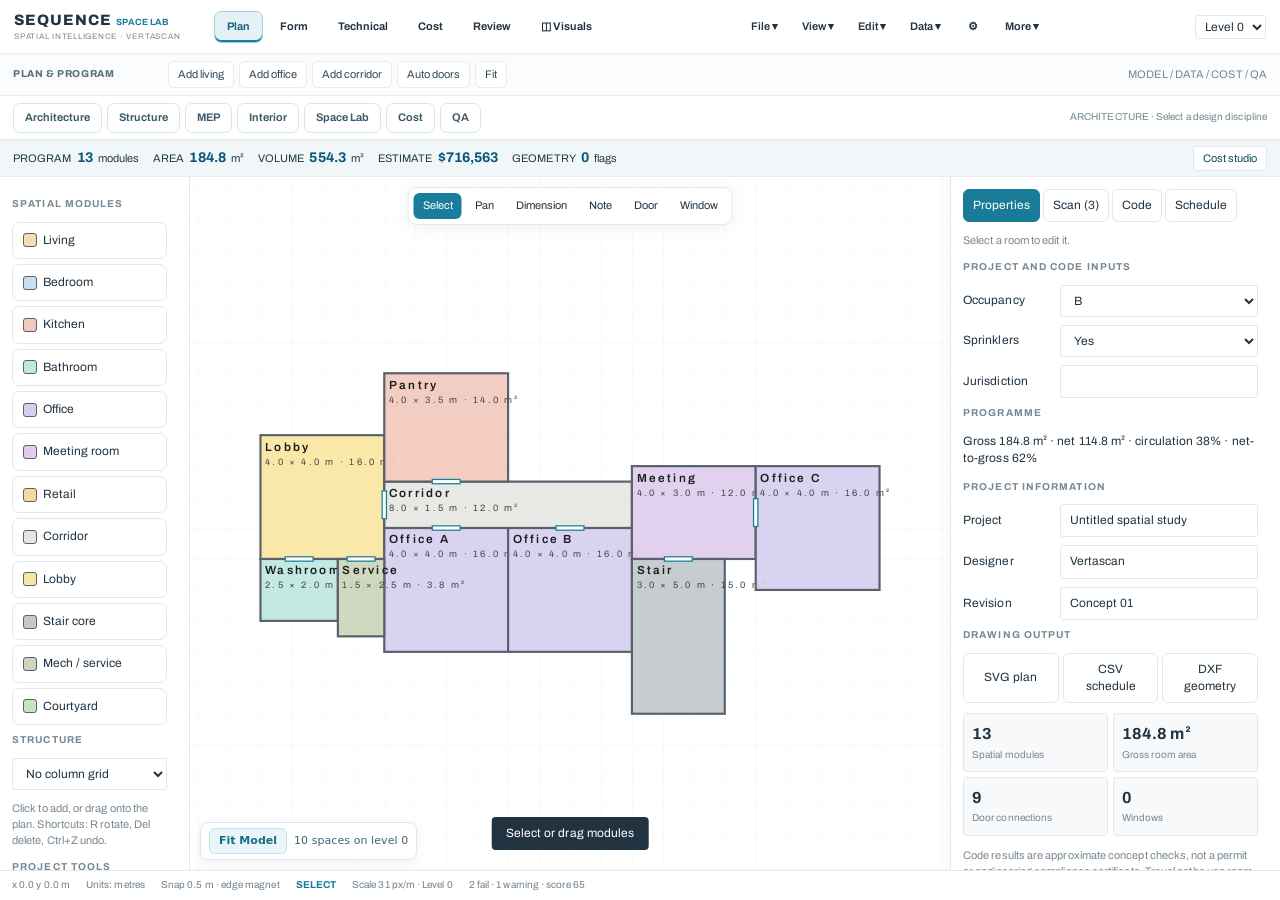
<file: apps/sequence/index.html>
<!DOCTYPE html>
<html lang="en"><head><meta charset="utf-8">
<meta name="viewport" content="width=device-width, initial-scale=1, viewport-fit=cover">
<title>SEQUENCE | Spatial Intelligence — Space Lab · Vertascan</title>
<link rel="icon" type="image/svg+xml" href="data:image/svg+xml,%3Csvg%20xmlns%3D%22http%3A%2F%2Fwww.w3.org%2F2000%2Fsvg%22%20width%3D%22128%22%20height%3D%22128%22%20viewBox%3D%220%200%20128%20128%22%3E%3Cdefs%3E%3ClinearGradient%20id%3D%22sg%22%20x1%3D%220%22%20y1%3D%220%22%20x2%3D%221%22%20y2%3D%221%22%3E%3Cstop%20stop-color%3D%22%23193947%22%2F%3E%3Cstop%20offset%3D%221%22%20stop-color%3D%22%23116b88%22%2F%3E%3C%2FlinearGradient%3E%3C%2Fdefs%3E%3Crect%20x%3D%222%22%20y%3D%222%22%20width%3D%22124%22%20height%3D%22124%22%20rx%3D%2228%22%20fill%3D%22url%28%23sg%29%22%2F%3E%3Cpath%20d%3D%22M91%2039C82%2030%2070%2027%2058%2027C40%2027%2028%2037%2028%2052C28%2066%2039%2070%2058%2074C74%2078%2082%2082%2082%2090C82%2097%2074%20101%2061%20101C48%20101%2037%2096%2028%2088%22%20fill%3D%22none%22%20stroke%3D%22%23fff%22%20stroke-width%3D%2213%22%20stroke-linecap%3D%22round%22%20stroke-linejoin%3D%22round%22%2F%3E%3Ccircle%20cx%3D%22102%22%20cy%3D%22101%22%20r%3D%227%22%20fill%3D%22%2370d8e0%22%2F%3E%3C%2Fsvg%3E">
<link rel="alternate icon" type="image/png" href="favicon-32.png">
<link rel="apple-touch-icon" href="apple-touch-icon.png">
<meta name="theme-color" content="#193947">
<link href="https://fonts.googleapis.com/css2?family=Archivo:wdth,wght@80..100,400..700&display=swap" rel="stylesheet">
<style>
:root{--bg:#eceeed;--p:#fafbfa;--ln:#cfd3d1;--tx:#1b1f1e;--mu:#667069;--ac:#1f45c9;--bad:#c0392b;--wn:#a86a0c;--ok:#23764f;--grid:#dde1df;box-sizing:border-box;padding-top:env(safe-area-inset-top,0px);padding-bottom:env(safe-area-inset-bottom,0px)}
@media(prefers-color-scheme:dark){:root:not([data-theme=light]){--bg:#15191a;--p:#1d2223;--ln:#343c3d;--tx:#e6eae8;--mu:#8d9893;--ac:#7c9bff;--bad:#ff7a6b;--wn:#e7a94b;--ok:#5fcf99;--grid:#262d2e}}
:root[data-theme=dark]{--bg:#15191a;--p:#1d2223;--ln:#343c3d;--tx:#e6eae8;--mu:#8d9893;--ac:#7c9bff;--bad:#ff7a6b;--wn:#e7a94b;--ok:#5fcf99;--grid:#262d2e}
*{box-sizing:border-box}html,body{height:100%;margin:0}
body{background:var(--bg);color:var(--tx);font:13px/1.35 Archivo,system-ui,sans-serif;display:grid;grid-template-rows:auto 1fr auto;overflow:hidden}
button,select,input,textarea{font:inherit;color:inherit}
button{background:var(--p);border:1px solid var(--ln);padding:4px 9px;cursor:pointer;border-radius:3px}
button:hover{border-color:var(--ac)}button:focus-visible,input:focus-visible,select:focus-visible{outline:2px solid var(--ac);outline-offset:1px}
button.on{background:var(--ac);color:var(--p);border-color:var(--ac)}
input,select,textarea{background:var(--p);border:1px solid var(--ln);padding:3px 5px;border-radius:3px;width:100%}
header{display:flex;gap:6px;align-items:center;padding:6px 10px;border-bottom:1px solid var(--ln);background:var(--p);flex-wrap:wrap}
.brand{font-weight:700;letter-spacing:.14em;font-size:15px;margin-right:6px}.brand small{display:block;font-weight:400;letter-spacing:.2em;font-size:8px;color:var(--mu)}
.sp{flex:1}main{display:grid;grid-template-columns:176px 1fr 320px;min-height:0}
aside{background:var(--p);overflow:auto;padding:8px;min-height:0}#lib{border-right:1px solid var(--ln)}#rp{border-left:1px solid var(--ln)}
h4{margin:10px 0 4px;font-size:12px;font-weight:700}
.rb{display:flex;align-items:center;gap:6px;width:100%;text-align:left;margin-bottom:3px;cursor:grab}.sw{width:12px;height:12px;border:1px solid #59616a;flex:none}
#ctr{position:relative;min-width:0;min-height:0}#pl{width:100%;height:100%;display:block;touch-action:none;background:var(--bg)}
#v3{position:absolute;inset:0;display:none}#v3 canvas{display:block;width:100%;height:100%}
#c3o{position:absolute;left:8px;top:8px;background:var(--p);border:1px solid var(--ln);padding:6px 8px;display:grid;gap:4px;font-size:12px;width:170px}
.tabs{display:flex;gap:3px;margin-bottom:6px;flex-wrap:wrap}
.row{display:grid;grid-template-columns:70px 1fr;gap:4px;align-items:center;margin-bottom:4px}
.is{border-left:3px solid var(--ln);padding:3px 6px;margin-bottom:4px;cursor:pointer;background:var(--bg)}.is.Fail{border-color:var(--bad)}.is.Warning{border-color:var(--wn)}
.is b{font-weight:600}.is small{color:var(--mu);display:block}
.bd{display:inline-block;padding:0 5px;border-radius:2px;font-size:11px;font-weight:600;color:#fff}
.Fail.bd{background:var(--bad)}.Warning.bd{background:var(--wn)}.Pass.bd{background:var(--ok)}.bd.MR,.bd.MI{background:var(--mu)}
table{border-collapse:collapse;width:100%;font-size:12px}td,th{border-bottom:1px solid var(--ln);padding:2px 3px;text-align:left}
footer{display:flex;gap:14px;padding:4px 10px;border-top:1px solid var(--ln);background:var(--p);color:var(--mu);font-size:12px;flex-wrap:wrap}
#modal{position:fixed;inset:0;background:#0007;display:none;align-items:center;justify-content:center;z-index:9}
#modal div{background:var(--p);padding:12px;width:min(640px,92vw);border:1px solid var(--ln)}#modal textarea{height:46vh;font-family:ui-monospace,monospace;font-size:11px}
.note{color:var(--mu);font-size:11px}
@media(max-width:900px){body{overflow:auto;display:block}main{grid-template-columns:1fr}#ctr{height:60vh}aside{max-height:none;border:0}}
</style><style id="sequence-v2-style">
:root{--accent:#345bd6}body{font-family:Archivo,Inter,system-ui,sans-serif}header{gap:5px;padding:8px 12px}header button{min-height:27px} main{grid-template-columns:190px minmax(0,1fr)320px}aside{padding:12px}#ctr{isolation:isolate}#canvasTools{position:absolute;z-index:3;left:12px;top:12px;display:flex;gap:3px;max-width:calc(100% - 24px);overflow:auto;padding:5px;border:1px solid var(--ln);background:var(--p);box-shadow:0 4px 20px #0001;border-radius:7px}#canvasTools button{white-space:nowrap}#pl{cursor:crosshair}#toast{position:absolute;pointer-events:none;bottom:20px;left:50%;transform:translateX(-50%);background:var(--tx);color:var(--p);padding:8px 14px;border-radius:4px;opacity:0;transition:opacity .2s;z-index:4;max-width:80%;text-align:center}#toast.show{opacity:1}button{transition:background .12s,border-color .12s}.rb{padding:7px 9px}.row{grid-template-columns:84px 1fr}.is{padding:7px;margin-bottom:6px;border-radius:3px}#lib h4,#rp h4{margin-top:16px}#c3o{top:61px;width:190px;border-radius:6px;box-shadow:0 4px 20px #0001}footer{min-height:27px}#pl text{user-select:none}#toolStatus{color:var(--ac);font-weight:700} .metricstrip{display:grid;grid-template-columns:repeat(2,1fr);gap:5px;margin:10px 0}.metric{padding:8px;background:var(--bg);border:1px solid var(--ln);border-radius:4px}.metric b{display:block;font-size:16px}.metric small{font-size:10px;color:var(--mu)}.tinybtn{font-size:11px;padding:4px 6px}.panel-actions{display:flex;gap:4px;flex-wrap:wrap}.panel-actions button{flex:1}.secondary-text{color:var(--mu);font-size:11px;line-height:1.5}@media(max-width:1000px){main{grid-template-columns:170px minmax(0,1fr)270px}}@media(max-width:740px){body{display:flex;flex-direction:column;overflow:auto;min-height:100vh}main{display:flex;flex-direction:column}#ctr{height:64vh;min-height:360px;order:0}#lib{order:1}#rp{order:2}aside{max-height:none}footer{position:sticky;bottom:0;z-index:6}}
</style>
<style id="sl-studio-style">
:root{--sl-blue:#126b87;--sl-ink:#192e37}
#sl-entry{background:#145b71;color:#fff;border-color:#145b71;font-weight:700;white-space:nowrap}
#sl-entry:hover{background:#0a465d}
#sl-strip{display:flex;gap:12px;align-items:center;padding:6px 12px;background:#f7fbfc;border-bottom:1px solid #c8d9dd;color:#253d47;min-height:38px;flex-wrap:wrap}
#sl-strip .sl-stat{display:flex;gap:5px;align-items:baseline;font-size:11px}#sl-strip b{font-size:14px;color:#075878}#sl-strip .sl-spacer{flex:1}
#sl-strip button{font-size:11px;background:#fff;color:#164b5c;padding:4px 9px}
body.sl-open{grid-template-rows:auto auto 1fr auto}
#sl-lab-panel{color:var(--tx)}#sl-lab-panel .sl-head{display:flex;align-items:center;justify-content:space-between;gap:5px;margin-bottom:7px}
#sl-lab-panel h3{font-size:14px;margin:0}#sl-lab-panel h4{margin:14px 0 7px;font-size:11px;text-transform:uppercase;letter-spacing:.08em;color:#16708a}
#sl-lab-panel .sl-tabs{display:grid;grid-template-columns:repeat(3,minmax(0,1fr));gap:3px;margin:8px 0}
#sl-lab-panel button{min-width:0;overflow:hidden;text-overflow:ellipsis}#sl-lab-panel .sl-tabs button{padding:7px 3px;font-size:11px}
#sl-lab-panel .sl-tabs button.active{background:#145b71;color:#fff;border-color:#145b71}
#sl-lab-panel label{font-size:11px;color:var(--mu)}#sl-lab-panel .sl-field{display:flex;flex-direction:column;gap:4px;min-width:0}
#sl-lab-panel .sl-two{display:grid;grid-template-columns:repeat(2,minmax(0,1fr));gap:8px;margin:7px 0}
#sl-lab-panel input,#sl-lab-panel select{width:100%;min-width:0;padding:6px 7px;background:var(--p);color:var(--tx)}
#sl-lab-panel .sl-btn{background:#145b71;border-color:#145b71;color:#fff;font-weight:600;padding:9px 10px}
#sl-lab-panel .sl-card{border:1px solid var(--ln);padding:9px;border-radius:5px;margin:9px 0;background:var(--bg)}
#sl-lab-panel .sl-row{display:flex;align-items:center;justify-content:space-between;gap:8px;margin:5px 0;font-size:11px}
#sl-lab-panel .sl-row b{font-variant-numeric:tabular-nums}#sl-lab-panel small,#sl-lab-panel .sl-note{color:var(--mu);font-size:10px;line-height:1.55}
#sl-lab-panel .sl-risk{padding:6px 8px;border-left:3px solid #c28735;background:var(--bg);font-size:11px;margin:6px 0}
#sl-lab-panel .sl-pass{border-left-color:#388867}#sl-lab-panel .sl-fail{border-left-color:#ba4c49}
#sl-lab-panel .sl-color{display:inline-block;width:8px;height:8px;border-radius:2px;margin-right:4px}
#sl-lab-panel table{width:100%;font-size:10px;border-collapse:collapse}#sl-lab-panel td,#sl-lab-panel th{padding:4px;border-bottom:1px solid var(--ln);text-align:left}#sl-lab-panel td:last-child,#sl-lab-panel th:last-child{text-align:right}
@media(max-width:800px){main{grid-template-columns:0 minmax(0,1fr) minmax(235px,42vw)!important}#lib{display:none}body:not(.sl-open) main{grid-template-columns:0 minmax(0,1fr) minmax(235px,42vw)!important}#sl-strip{gap:7px}#sl-strip .sl-stat{font-size:10px}}
@media(max-width:540px){main{grid-template-columns:0 minmax(0,1fr)!important}#rp{position:absolute;right:0;top:100px;bottom:30px;width:min(320px,90vw);z-index:20;box-shadow:-4px 0 18px #0002;display:none}body.sl-open #rp{display:block}#sl-strip{max-height:60px;overflow:auto}}
</style>
<style id="sbim-upgrade-css">
#sbim-entry{background:#245e66;color:white;font-weight:700}#sbim-panel{font-size:11px}#sbim-panel .sb-tabs{display:flex;flex-wrap:wrap;gap:4px;margin:8px 0}#sbim-panel .sb-tabs button{flex:1;min-width:62px;padding:7px 4px}#sbim-panel .sb-tabs .on{background:#245e66;color:white}#sbim-panel .sb-row{display:grid;grid-template-columns:1fr 1fr;gap:7px;margin:8px 0}#sbim-panel label{display:block;font-size:10px;color:var(--mu);margin-bottom:3px}#sbim-panel input,#sbim-panel select{width:100%;min-width:0;padding:7px;background:var(--p);color:var(--tx)}#sbim-panel .sb-box{padding:9px;border:1px solid var(--ln);border-radius:5px;margin:8px 0}#sbim-panel .sb-actions{display:flex;gap:5px;flex-wrap:wrap}#sbim-panel .sb-actions button{flex:1;min-width:90px}#sbim-panel .sb-muted{color:var(--mu);font-size:10px;line-height:1.5}#sbim-panel table{font-size:10px;border-collapse:collapse;width:100%}#sbim-panel th,#sbim-panel td{padding:5px;border-bottom:1px solid var(--ln);text-align:left}#sbim-panel .sb-good{color:#217858}#sbim-panel .sb-bad{color:#aa4d40}#sbim-panel .sb-warn{color:#bb8316}#sbim-panel h3{margin:2px 0 8px}#sbim-panel h4{margin:12px 0 6px}#sbim-panel .sb-chip{font-weight:700;color:#245e66}
</style><style id="sequence-dock-stability">
/* SEQUENCE 2.7 — unified non-overlapping dock layout */
html,body{min-width:0!important;max-width:100%!important}
body>header{min-width:0!important;max-width:100%!important;overflow:visible!important}
#si-top{overflow-x:auto!important;overflow-y:hidden!important;scrollbar-width:thin;flex-wrap:nowrap!important;min-width:0!important;max-width:100%!important}
#si-top>*{flex-shrink:0}
#si-top #si-space{flex:1 0 6px!important}
#si-top button{padding:7px 9px!important;font-size:11px!important}
#si-appbar{min-width:0!important;max-width:100%!important;overflow:hidden!important;position:relative!important;flex-wrap:nowrap!important}
#si-actions{overflow-x:auto!important;overflow-y:hidden!important;min-width:0!important;max-width:100%!important;scrollbar-width:thin}
#si-actions>*{flex:0 0 auto!important}
#si-disciplines{min-width:0!important;max-width:100%!important;overflow-x:auto!important;overflow-y:hidden!important;scrollbar-width:thin;flex-wrap:nowrap!important}
#si-disciplines button{flex-shrink:0!important}
main{min-width:0!important;min-height:0!important;overflow:hidden!important}
#ctr{min-width:0!important;min-height:0!important;overflow:hidden!important}
#lib,#rp{min-width:0!important;min-height:0!important;overflow-x:hidden!important;overflow-y:auto!important;overscroll-behavior:contain}
/* Visuals is a docked inspector tool, never an overlay on the viewport. */
#vs-panel,#vs-panel.vs-open{position:relative!important;top:auto!important;right:auto!important;left:auto!important;bottom:auto!important;width:100%!important;max-width:100%!important;max-height:none!important;box-shadow:none!important;z-index:auto!important;margin:0 0 12px!important;border-radius:10px!important}
#vs-panel{display:none!important}#vs-panel.vs-open{display:block!important}
#vs-panel header{position:relative!important;z-index:1!important}
#vs-panel .vs-body{min-width:0!important}
#vs-panel input,#vs-panel select,#vs-panel button{max-width:100%!important}
#rp{scrollbar-gutter:stable}
@media(max-width:900px){#si-appbar{padding:5px 7px!important}#si-top button{padding:6px 7px!important}#si-disciplines{gap:4px!important}}
@media(max-width:740px){main{overflow:auto!important}#rp{max-height:65vh!important}#vs-panel.vs-open{display:block!important}}
</style></head><body>
<header>
<div class="brand">SEQUENCE <b style="font-size:9px;color:var(--ac);letter-spacing:0">2.0</b><small>SPACE · FORM · FUNCTION — VERTASCAN</small></div>
<button onclick="undo()">Undo</button><button onclick="redo()">Redo</button>
<button onclick="genDoors()" title="Connect aligned rooms">Auto doors</button><button onclick="sample()">Sample</button><button onclick="fitPlan()">Fit</button><button onclick="toggleGrid()" id="gridBtn" class="on">Grid</button><button onclick="toggleMeasure()" id="measureBtn">Measure</button><button onclick="toggleSketch()" id="sketchBtn">Sketch</button>
<button id="tp" class="on" onclick="setTab('plan')">2D plan</button><button id="t3" onclick="setTab('3d')">3D massing</button>
<span class="sp"></span>
<select id="lv" style="width:auto" onchange="S.level=+this.value;sel=null;refresh()"></select>
<button onclick="newProject()">New</button><button onclick="downloadProject()">Save</button><button onclick="loadProjectFile()">Open</button><button onclick="exportMenu()">Export</button><button onclick="importMenu()">Paste JSON</button>
<button onclick="theme()">Theme</button><button onclick="if(confirm('Clear the whole project?')){snap();S.rooms=[];S.doors=[];sel=null;refresh()}">Clear</button>
</header>
<main>
<aside id="lib"></aside>
<section id="ctr"><div id="canvasTools"><button onclick="setTool('select')" id="toolSelect" class="on">Select</button><button onclick="setTool('pan')" id="toolPan">Pan</button><button onclick="setTool('dimension')" id="toolDimension">Dimension</button><button onclick="setTool('note')" id="toolNote">Note</button><button onclick="setTool('door')" id="toolDoor">Door</button><button onclick="setTool('window')" id="toolWindow">Window</button></div><svg id="pl"></svg><div id="toast" aria-live="polite"></div><div id="v3"><div id="c3o">
<label>Explode <input type="range" id="ex" min="0" max="3" step=".1" value="0"></label>
<label>Section cut <input type="range" id="cut" min="0" max="12" step=".1" value="12"></label>
<label>Sun azimuth <input type="range" id="sun" min="0" max="360" value="140"></label>
<label>Shading <select id="mode"><option value="c">Programme colour</option><option value="k">Clay</option></select></label>
<span class="note">Drag to orbit, wheel to zoom. Offline 3D viewer.</span></div></div></section>
<aside id="rp"></aside>
</main>
<footer><span id="sc">x 0.0  y 0.0 m</span><span>Units: metres</span><span id="sn">Snap 0.5 m + edge magnet</span><span id="toolStatus">Select</span><span id="zm"></span><span id="as"></span></footer>
<div id="modal"><div><textarea id="mt"></textarea><p class="note" id="mn"></p><button id="mb"></button> <button onclick="$('#modal').style.display='none'">Close</button></div></div>
<!-- Embedded offline 3D engine; no CDN requests. -->
<script>
const $=s=>document.querySelector(s),LH=3.2,G=.5;
// type: [label,colour,w,h,wet,daylight,minArea,minDim,class(0 room,1 circulation,2 exterior),height]
const T={living:['Living','#f3dfb5',5,4,0,1,12,2.8,0,3],bedroom:['Bedroom','#c9dff2',4,3.5,0,1,9,2.4,0,3],kitchen:['Kitchen','#f2c9bd',3.5,3.5,1,1,6,1.8,0,3],bath:['Bathroom','#bfe8e0',2.5,2,1,0,3.5,1.5,0,3],office:['Office','#d6d0f0',4,4,0,1,8,2.4,0,3],meeting:['Meeting room','#e0cdee',4,3,0,0,8,2.4,0,3],retail:['Retail','#f7d9a0',6,5,0,1,15,3,0,3.6],corridor:['Corridor','#e6e6e3',6,1.5,0,0,0,1.1,1,3],lobby:['Lobby','#f9e6a0',4,4,0,0,0,2,1,3],stair:['Stair core','#c3c8cd',3,5,0,0,0,2.4,1,3],mech:['Mech / service','#cdd5bb',2.5,2.5,1,0,0,1.5,0,3],courtyard:['Courtyard','#c8e6bc',4,4,0,0,0,2,2,.1]};
const EG={B:[200,300],'R-2':[200,250],'A-3':[200,250],E:[200,250]},OF={B:[150,'g'],'R-2':[200,'g'],'A-3':[15,'n'],E:[20,'n']};
let S={rooms:[],doors:[],level:0,nid:1,occ:'B',spr:true,jur:'',cols:0,rtab:'p'},sel=null,view={x:50,y:50,s:40},U=[],R=[],tab='plan',AN={};
const f1=n=>n.toFixed(1),rm=id=>S.rooms.find(r=>r.id==id),ex=r=>T[r.t][8]==2,cr=r=>T[r.t][8]==1;
function snap(){U.push(JSON.stringify(S));if(U.length>80)U.shift();R=[]}
function undo(){if(U.length){R.push(JSON.stringify(S));S=JSON.parse(U.pop());refresh()}}
function redo(){if(R.length){U.push(JSON.stringify(S));S=JSON.parse(R.pop());refresh()}}
function theme(){const r=document.documentElement,d=r.dataset.theme?r.dataset.theme=='dark':matchMedia('(prefers-color-scheme:dark)').matches;r.dataset.theme=d?'light':'dark';draw()}
function add(t,x,y){snap();const d=T[t],r={id:S.nid++,t,n:d[0]+' '+S.rooms.filter(q=>q.t==t).length+1,x:0,y:0,w:d[2],h:d[3],l:S.level,ht:d[9]};
 if(x==null){out:for(let yy=0;yy<60;yy+=1)for(let xx=0;xx<60;xx+=1){r.x=xx;r.y=yy;if(!S.rooms.some(o=>o.l==r.l&&ov(r,o)>.01))break out}}else{r.x=Math.round(x/G)*G;r.y=Math.round(y/G)*G}
 S.rooms.push(r);sel=r.id;refresh()}
function ov(a,b){return Math.max(0,Math.min(a.x+a.w,b.x+b.w)-Math.max(a.x,b.x))*Math.max(0,Math.min(a.y+a.h,b.y+b.h)-Math.max(a.y,b.y))}
function sh(a,b){if(a.l!=b.l)return null;const e=.02,hit=(a1,a2,b1,b2)=>Math.min(a2,b2)-Math.max(a1,b1);
 for(const [p,q] of [[a,b],[b,a]]){
  if(Math.abs(p.x+p.w-q.x)<e){const y1=Math.max(a.y,b.y),y2=Math.min(a.y+a.h,b.y+b.h);if(y2-y1>.01)return{v:1,x:q.x,y:(y1+y2)/2,len:y2-y1}}
  if(Math.abs(p.y+p.h-q.y)<e){const x1=Math.max(a.x,b.x),x2=Math.min(a.x+a.w,b.x+b.w);if(x2-x1>.01)return{v:0,x:(x1+x2)/2,y:q.y,len:x2-x1}}}
 return null}
function genDoors(){snap();const rs=S.rooms.filter(r=>!ex(r)),P=[];
 rs.forEach((a,i)=>rs.slice(i+1).forEach(b=>{const s=sh(a,b);if(s&&s.len>=1)P.push({a,b,s})}));
 const D=[],has=r=>D.some(d=>d.a==r.id||d.b==r.id),put=p=>D.push({a:p.a.id,b:p.b.id,x:p.s.x,y:p.s.y,v:p.s.v});
 P.filter(p=>cr(p.a)&&cr(p.b)).forEach(put);
 rs.filter(r=>!cr(r)).forEach(r=>{const c=P.filter(p=>p.a==r||p.b==r).sort((x,y)=>((cr(y.a)||cr(y.b))-(cr(x.a)||cr(x.b)))||(y.s.len-x.s.len));if(c.length&&!has(r))put(c[0])});
 S.doors=D;refresh()}
function analyze(){
 const I=[],rs=S.rooms,act=rs.filter(r=>!ex(r)),F=(s,r,m,ref,fx)=>I.push({s,id:r&&r.id,m:(r?r.n+': ':'')+m,ref,fx});
 for(let i=0;i<rs.length;i++)for(let j=i+1;j<rs.length;j++){const a=rs[i],b=rs[j];if(a.l==b.l&&ov(a,b)>.01)F('Fail',a,`overlaps ${b.n} by ${ov(a,b).toFixed(2)} m²`,'Geometry','Move or resize one room')}
 S.doors=S.doors.filter(d=>{const a=rm(d.a),b=rm(d.b),s=a&&b&&sh(a,b);if(s){d.x=s.x;d.y=s.y;d.v=s.v}return !!s});
 const adj={};act.forEach(r=>adj[r.id]=[]);S.doors.forEach(d=>{adj[d.a].push(d);adj[d.b].push(d)});
 const dist={};let missing=[];
 [...new Set(act.map(r=>r.l))].forEach(L=>{const on=act.filter(r=>r.l==L);let seeds=on.filter(r=>r.t=='lobby'||r.t=='stair');if(!seeds.length)seeds=on.filter(r=>r.t=='corridor');
  if(!seeds.length){missing.push(L);F('Warning',null,`Level ${L} has no lobby, stair or corridor to act as an entry`,'Circulation','Add a lobby or stair');return}
  const seen=new Set(seeds.map(r=>r.id));seeds.forEach(r=>dist[r.id]=0);
  for(let k=0;k<40;k++)S.doors.forEach(d=>{const a=rm(d.a),b=rm(d.b);if(a.l!=L)return;const w=Math.hypot(a.x+a.w/2-d.x,a.y+a.h/2-d.y)+Math.hypot(b.x+b.w/2-d.x,b.y+b.h/2-d.y);
   [[a,b],[b,a]].forEach(([p,q])=>{if(dist[p.id]!=null&&(dist[q.id]==null||dist[p.id]+w<dist[q.id]-1e-6)){dist[q.id]=dist[p.id]+w;seen.add(q.id)}})});
  on.filter(r=>!seen.has(r.id)).forEach(r=>F('Fail',r,'inaccessible, no door path to an entry or stair','Circulation','Place it beside a corridor and use Generate doors'))});
 act.forEach(r=>{const d=T[r.t];
  if(r.w*r.h<d[6]-.01)F('Warning',r,`area ${f1(r.w*r.h)} m² is below the ${d[6]} m² programme minimum`,'Programme template','Enlarge the room');
  if(Math.min(r.w,r.h)<d[7]-.01)F('Warning',r,`narrow side ${f1(Math.min(r.w,r.h))} m is below ${d[7]} m`,'Programme template','Widen the room');
  if(d[5]){let sl=0;act.forEach(o=>{if(o!=r){const s=sh(r,o);if(s)sl+=s.len}});if(2*(r.w+r.h)-sl<1)F('Warning',r,'no exterior wall for daylight','Daylight','Move to the building edge')}
  if(r.t=='bedroom'&&adj[r.id].length&&adj[r.id].every(x=>{const o=rm(x.a==r.id?x.b:x.a);return T[o.t][4]}))F('Warning',r,'only reached through a wet room','Zoning','Open a door to a corridor or living space');
  if(r.l>0&&r.t!='stair'){const below=rs.filter(o=>o.l==r.l-1&&!ex(o)).reduce((s,o)=>s+ov(r,o),0);if(below<.6*r.w*r.h)F('Warning',r,'less than 60% supported by the level below','Structure (conceptual)','Add a transfer beam or realign walls')}
  if(r.t=='stair'&&r.l>0&&!rs.some(o=>o.t=='stair'&&o.l==r.l-1&&ov(r,o)>.5*r.w*r.h))F('Warning',r,'stair does not continue from the level below','Core alignment','Stack stair cores')});
 const wet=act.filter(r=>T[r.t][4]&&r.t!='mech');
 wet.forEach(r=>{if(!act.some(o=>o!=r&&T[o.t][4]&&sh(r,o)&&sh(r,o).len>=.5))F('Warning',r,'wet room shares no wall with another wet room','Plumbing consolidation','Group it with kitchen, bath or service core')});
 if(S.cols){const c=S.cols,cw=[];rs.filter(r=>r.t=='corridor').forEach(r=>{for(let x=Math.ceil((r.x+.05)/c)*c;x<r.x+r.w-.05;x+=c)for(let y=Math.ceil((r.y+.05)/c)*c;y<r.y+r.h-.05;y+=c)cw.push([r,x,y])});
  cw.slice(0,5).forEach(([r,x,y])=>F('Warning',r,`structural column at (${f1(x)}, ${f1(y)}) sits inside the corridor`,'Structure (conceptual)','Shift the grid or the corridor'))}
 // code matrix
 const C=[],ft=m=>m*3.28084,reach=act.filter(r=>dist[r.id]!=null),mx=Math.max(0,...reach.map(r=>dist[r.id])),lim=EG[S.occ][S.spr?1:0];
 C.push({k:'Exit access travel distance',ref:'IBC 2021 §1017.2, Table 1017.2',st:reach.length?(ft(mx)<=lim?'Pass':'Fail'):'Missing Information',inp:`Occupancy ${S.occ}, sprinklers ${S.spr?'yes':'no'}; longest ${f1(ft(mx))} ft vs ${lim} ft`,me:'Room centre to nearest lobby or stair via door midpoints, straight segments'});
 const cor=act.filter(r=>r.t=='corridor'),cw=Math.min(...cor.map(r=>Math.min(r.w,r.h)));
 C.push({k:'Corridor width',ref:'IBC 2021 §1020.2',st:cor.length?(cw>=1.118?'Pass':cw>=.914?'Warning':'Fail'):'Missing Information',inp:cor.length?`Narrowest ${f1(cw*1000)} mm; 1118 mm general, 914 mm if load under 50`:'No corridors',me:'Nominal room-edge dimension; wall thickness ignored'});
 const ba=act.filter(r=>r.t=='bath'),bm=Math.min(...ba.map(r=>Math.min(r.w,r.h)));
 C.push({k:'Turning space in bathrooms',ref:'ICC A117.1-2017 §304.3.1',st:ba.length?(bm>=1.525?'Pass':'Fail'):'Missing Information',inp:ba.length?`Narrowest ${f1(bm*1000)} mm vs 1525 mm circle`:'No bathrooms',me:'Smallest room dimension, fixtures not yet subtracted'});
 const g=act.reduce((s,r)=>s+r.w*r.h,0),n=act.filter(r=>!cr(r)).reduce((s,r)=>s+r.w*r.h,0),of=OF[S.occ],load=Math.ceil((of[1]=='g'?g:n)/of[0]);
 C.push({k:'Occupant load (estimate)',ref:'IBC 2021 Table 1004.5',st:'Manual Review',inp:`${Math.ceil((of[1]=='g'?g:n)*10.7639104167/of[0])} occupants (${of[0]} ft²/person ${of[1]=='g'?'gross':'net'})`,me:'Area converted to square feet before dividing by the assumed factor; verify actual occupancy-specific factor'});
 C.push({k:'Fire-resistance separations',ref:'IBC 2021 §508, §707, §711',st:'Manual Review',inp:'Not evaluated',me:'Needs construction type and use mix'});
 C.push({k:'Jurisdiction and amendments',ref:'Local adopted code',st:S.jur?'Manual Review':'Missing Information',inp:S.jur||'Not set',me:'Local amendments are not in this build'});
 const fails=I.filter(i=>i.s=='Fail').length,warns=I.length-fails;
 I.sort((a,b)=>(a.s=='Fail'?0:1)-(b.s=='Fail'?0:1));
 AN={I,C,fails,warns,g,n,circ:g-n,score:Math.max(0,100-15*fails-5*warns)}}
function setTab(t){tab=t;$('#pl').style.display=t=='plan'?'block':'none';$('#v3').style.display=t=='3d'?'block':'none';$('#tp').className=t=='plan'?'on':'';$('#t3').className=t=='3d'?'on':'';if(t=='3d'){init3();build3();resize3()}}
function refresh(){analyze();draw();panels();if(tab=='3d')build3();try{localStorage.setItem('sequence-autosave',JSON.stringify(S))}catch(e){}}
function draw(){const L=S.level,s=view.s,col=Math.max(0,S.cols);
 let h=`<defs><pattern id="g" width="1" height="1" patternUnits="userSpaceOnUse"><path d="M1 0H0V1" fill="none" stroke="var(--grid)" stroke-width=".02"/></pattern></defs><g transform="translate(${view.x} ${view.y}) scale(${s})"><rect x="-60" y="-60" width="260" height="260" fill="url(#g)"/>`;
 S.rooms.filter(r=>r.l==L-1).forEach(r=>h+=`<rect x="${r.x}" y="${r.y}" width="${r.w}" height="${r.h}" fill="none" stroke="var(--mu)" stroke-width=".03" stroke-dasharray=".2 .2"/>`);
 const bad=new Set(AN.I.filter(i=>i.s=='Fail').map(i=>i.id));
 S.rooms.filter(r=>r.l==L).forEach(r=>{const a=sel==r.id;h+=`<g data-id="${r.id}"><rect x="${r.x}" y="${r.y}" width="${r.w}" height="${r.h}" fill="${T[r.t][1]}" stroke="${bad.has(r.id)?'var(--bad)':a?'var(--ac)':'#59616a'}" stroke-width="${a?.12:.07}" fill-opacity=".92" style="cursor:move"/>
 <text x="${r.x+.15}" y="${r.y+.5}" font-size=".38" font-weight="600" fill="#1b1f1e" pointer-events="none">${escapeHTML(r.n)}</text><text x="${r.x+.15}" y="${r.y+.95}" font-size=".3" fill="#444" pointer-events="none">${f1(r.w)} × ${f1(r.h)} m · ${f1(r.w*r.h)} m²</text>${a?`<rect data-h="1" data-id="${r.id}" x="${r.x+r.w-.3}" y="${r.y+r.h-.3}" width=".6" height=".6" fill="var(--ac)" style="cursor:nwse-resize"/>`:''}</g>`});
 S.doors.forEach(d=>{const a=rm(d.a);if(a&&a.l==L)h+=d.v?`<rect x="${d.x-.07}" y="${d.y-.45}" width=".14" height=".9" fill="var(--p)" stroke="var(--ac)" stroke-width=".04" pointer-events="none"/>`:`<rect x="${d.x-.45}" y="${d.y-.07}" width=".9" height=".14" fill="var(--p)" stroke="var(--ac)" stroke-width=".04" pointer-events="none"/>`});
 if(col&&S.rooms.length){const m=S.rooms.reduce((q,r)=>({x:Math.max(q.x,r.x+r.w),y:Math.max(q.y,r.y+r.h)}),{x:0,y:0});for(let x=0;x<=m.x+col;x+=col)for(let y=0;y<=m.y+col;y+=col)h+=`<rect x="${x-.15}" y="${y-.15}" width=".3" height=".3" fill="var(--ac)" pointer-events="none"/>`}
 $('#pl').innerHTML=h+'</g>';$('#zm').textContent=`Scale ${Math.round(s)} px/m · Level ${L}`}
function panels(){
 $('#lib').innerHTML='<h4>Spatial modules</h4>'+Object.keys(T).map(k=>`<button class="rb" draggable="true" ondragstart="event.dataTransfer.setData('t','${k}')" onclick="add('${k}')"><span class="sw" style="background:${T[k][1]}"></span>${T[k][0]}</button>`).join('')+`<h4>Structure</h4><select onchange="S.cols=+this.value;refresh()"><option value="0">No column grid</option>${[4,6,8,9].map(v=>`<option value="${v}" ${S.cols==v?'selected':''}>${v} m grid</option>`).join('')}</select><p class="note">Click to add, or drag onto the plan. Shortcuts: R rotate, Del delete, Ctrl+Z undo.</p>`;
 const lv=$('#lv');lv.innerHTML=[0,1,2,3].map(i=>`<option value="${i}" ${S.level==i?'selected':''}>Level ${i}</option>`).join('');
 $('#as').textContent=`${AN.fails} fail · ${AN.warns} warning · score ${AN.score}`;
 const tb=(k,l)=>`<button class="${S.rtab==k?'on':''}" onclick="S.rtab='${k}';panels()">${l}</button>`;let h=`<div class="tabs">${tb('p','Properties')}${tb('s','Scan ('+AN.I.length+')')}${tb('c','Code')}${tb('t','Schedule')}</div>`,r=rm(sel);
 if(S.rtab=='p'){if(r){const inp=(k,l,st)=>`<div class="row"><label>${l}</label><input ${typeof r[k]=='number'?`type="number" step="${st||.5}"`:''} value="${escapeHTML(String(r[k]))}" onchange="setp('${k}',this.value)"></div>`;
  h+=`<div class="row"><label>Type</label><select onchange="setp('t',this.value)">${Object.keys(T).map(k=>`<option value="${k}" ${r.t==k?'selected':''}>${T[k][0]}</option>`).join('')}</select></div>`+inp('n','Name')+inp('x','X (m)')+inp('y','Y (m)')+inp('w','Width')+inp('h','Length')+inp('ht','Height',.1)+inp('l','Level',1)+`<p>Area ${f1(r.w*r.h)} m² · volume ${f1(r.w*r.h*r.ht)} m³ · id ${r.id}</p><button onclick="rot()">Rotate 90°</button> <button onclick="dup()">Duplicate</button> <button onclick="del()">Delete</button>`}
  else h+='<p class="note">Select a room to edit it.</p>';
  h+=`<h4>Project and code inputs</h4><div class="row"><label>Occupancy</label><select onchange="S.occ=this.value;refresh()">${Object.keys(EG).map(k=>`<option ${S.occ==k?'selected':''}>${k}</option>`).join('')}</select></div><div class="row"><label>Sprinklers</label><select onchange="S.spr=this.value=='1';refresh()"><option value="1" ${S.spr?'selected':''}>Yes</option><option value="0" ${S.spr?'':'selected'}>No</option></select></div><div class="row"><label>Jurisdiction</label><input value="${escapeHTML(S.jur)}" onchange="S.jur=this.value;refresh()"></div>
  <h4>Programme</h4><p>Gross ${f1(AN.g)} m² · net ${f1(AN.n)} m² · circulation ${AN.g?Math.round(100*AN.circ/AN.g):0}% · net-to-gross ${AN.g?Math.round(100*AN.n/AN.g):0}%</p>`}
 if(S.rtab=='s')h+=AN.I.length?AN.I.map(i=>`<div class="is ${i.s}" onclick="pick(${i.id||0})"><span class="${i.s} bd">${i.s}</span> <b>${escapeHTML(i.m)}</b><small>${escapeHTML(i.ref)} · Fix: ${escapeHTML(i.fx)}</small></div>`).join(''):'<p class="note">No issues found. Add rooms, then use Generate doors.</p>';
 if(S.rtab=='c')h+=AN.C.map(c=>`<div class="is"><span class="bd ${c.st=='Pass'||c.st=='Fail'||c.st=='Warning'?c.st:c.st=='Manual Review'?'MR':'MI'}">${c.st}</span> <b>${c.k}</b><small>${c.ref} · IBC 2021 / jurisdiction ${escapeHTML(S.jur||'not set')}<br>Inputs: ${c.inp}<br>Method: ${c.me}</small></div>`).join('')+'<p class="note">Conceptual screening only. A licensed professional must verify code compliance.</p>';
 if(S.rtab=='t'){const rs=S.rooms.filter(r=>!ex(r));h+=`<table><tr><th>Lv</th><th>Room</th><th>m²</th><th>m³</th></tr>${rs.map(r=>`<tr><td>${r.l}</td><td>${escapeHTML(r.n)}</td><td>${f1(r.w*r.h)}</td><td>${f1(r.w*r.h*r.ht)}</td></tr>`).join('')}<tr><th></th><th>Total</th><th>${f1(AN.g)}</th><th>${f1(rs.reduce((s,r)=>s+r.w*r.h*r.ht,0))}</th></tr></table><p>Doors: ${S.doors.length}</p>`}
 $('#rp').innerHTML=h}
function pick(id){if(id){const r=rm(id);S.level=r.l;sel=id;refresh()}}
function setp(k,v){const r=rm(sel);if(!r)return;snap();if(k=='n')r.n=v.slice(0,72);else if(k=='t'){if(T[v])r.t=v}else if(k=='x'||k=='y')r[k]=Number.isFinite(+v)?+v:r[k];else r[k]=Math.max(k=='l'?0:.1,Number.isFinite(+v)?+v:r[k]);if(k=='l')r.l=Math.min(3,Math.round(r.l));refresh()}
function rot(){const r=rm(sel);if(!r)return;snap();[r.w,r.h]=[r.h,r.w];refresh()}
function dup(){const r=rm(sel);if(!r)return;snap();const c={...r,id:S.nid++,n:r.n+' copy',x:r.x+1,y:r.y+1};S.rooms.push(c);sel=c.id;refresh()}
function del(){if(sel==null)return;snap();S.rooms=S.rooms.filter(r=>r.id!=sel);sel=null;refresh()}
function sample(){snap();S={...S,rooms:[],doors:[],nid:1,level:0};const a=(t,n,x,y,w,h,l=0)=>S.rooms.push({id:S.nid++,t,n,x,y,w,h,l,ht:T[t][9]});
 a('lobby','Lobby',0,0,4,4);a('corridor','Corridor',4,1.5,8,1.5);a('office','Office A',4,3,4,4);a('office','Office B',8,3,4,4);a('meeting','Meeting',12,1,4,3);a('bath','Washroom',0,4,2.5,2);a('mech','Service',2.5,4,1.5,2.5);a('stair','Stair',12,4,3,5);a('kitchen','Pantry',4,-2,4,3.5);a('office','Office C',16,1,4,4);
 a('office','Upper office',4,3,8,4,1);a('stair','Stair',12,4,3,5,1);a('corridor','Upper corridor',4,1.5,8,1.5,1);sel=null;refresh();genDoors()}
function exportMenu(){const o=document.createElement('div');$('#mt').value='';$('#mn').textContent='Choose a format.';$('#mb').textContent='Project JSON';$('#mb').onclick=()=>{$('#mt').value=JSON.stringify(S,null,1);$('#mn').textContent='Copy this text and keep it as your project file.'};$('#modal').style.display='flex';
 if(!$('#mx')){const b=document.createElement('button');b.id='mx';b.textContent='Schedule CSV';b.onclick=()=>{$('#mt').value='Level,Room,Type,Width m,Length m,Area m2,Height m\n'+S.rooms.map(r=>[r.l,r.n,T[r.t][0],r.w,r.h,f1(r.w*r.h),r.ht].join(',')).join('\n');$('#mn').textContent='CSV schedule. Copy into a spreadsheet.'};const c=document.createElement('button');c.id='my';c.textContent='Plan SVG';c.onclick=()=>{const s=$('#pl').cloneNode(true).outerHTML.replace(/var\(--([a-z]+)\)/g,(m,k)=>getComputedStyle(document.documentElement).getPropertyValue('--'+k)||'#888');$('#mt').value=s.replace('<svg','<svg xmlns="http://www.w3.org/2000/svg" viewBox="0 0 1200 800" width="1200" height="800"');$('#mn').textContent='Scaled plan SVG of the current level (view as framed on screen).'};$('#mb').after(b,c)}}
function importMenu(){$('#mt').value='';$('#mn').textContent='Paste project JSON, then load.';$('#mb').textContent='Load project';$('#mb').onclick=()=>{try{const d=JSON.parse($('#mt').value);if(!Array.isArray(d.rooms))throw 0;snap();S={...S,...d};sel=null;$('#modal').style.display='none';refresh()}catch(e){$('#mn').textContent='That text is not a valid Sequence project.'}};$('#modal').style.display='flex'}
function escapeHTML(v){return String(v??'').replace(/[&<>"']/g,c=>({'&':'&amp;','<':'&lt;','>':'&gt;','"':'&quot;',"'":'&#39;'}[c]))}
// pointer interaction
const svg=$('#pl');let md=null;
const W=e=>{const b=svg.getBoundingClientRect();return[(e.clientX-b.left-view.x)/view.s,(e.clientY-b.top-view.y)/view.s]};
svg.addEventListener('pointerdown',e=>{svg.setPointerCapture(e.pointerId);const t=e.target.closest('[data-id]'),[wx,wy]=W(e);
 if(t){const r=rm(+t.dataset.id);if(!r)return;sel=r.id;md={k:e.target.dataset.h?'rs':'mv',r,ox:wx-r.x,oy:wy-r.y,pre:JSON.stringify(S),ch:0};panels();draw()}else{sel=null;md={k:'pan',sx:e.clientX-view.x,sy:e.clientY-view.y};panels();draw()}});
svg.addEventListener('pointermove',e=>{const[wx,wy]=W(e);$('#sc').textContent=`x ${f1(wx)}  y ${f1(wy)} m`;if(!md)return;
 if(md.k=='pan'){view.x=e.clientX-md.sx;view.y=e.clientY-md.sy;draw();return}
 const r=md.r;if(!md.ch){U.push(md.pre);R=[];md.ch=1}
 if(md.k=='mv'){r.x=Math.round((wx-md.ox)/G)*G;r.y=Math.round((wy-md.oy)/G)*G;
  S.rooms.forEach(o=>{if(o==r||o.l!=r.l)return;const m=.3;if(Math.abs(r.x-(o.x+o.w))<m)r.x=o.x+o.w;if(Math.abs(r.x+r.w-o.x)<m)r.x=o.x-r.w;if(Math.abs(r.y-(o.y+o.h))<m)r.y=o.y+o.h;if(Math.abs(r.y+r.h-o.y)<m)r.y=o.y-r.h})}
 else{r.w=Math.max(1,Math.round((wx-r.x)/G)*G);r.h=Math.max(1,Math.round((wy-r.y)/G)*G)}
 analyze();draw()});
svg.addEventListener('pointerup',()=>{if(md&&md.ch)refresh();md=null});
svg.addEventListener('wheel',e=>{e.preventDefault();const b=svg.getBoundingClientRect(),mx=e.clientX-b.left,my=e.clientY-b.top,k=e.deltaY<0?1.12:1/1.12,ns=Math.min(120,Math.max(8,view.s*k));view.x=mx-(mx-view.x)*ns/view.s;view.y=my-(my-view.y)*ns/view.s;view.s=ns;draw()},{passive:false});
svg.addEventListener('dragover',e=>e.preventDefault());
svg.addEventListener('drop',e=>{e.preventDefault();const t=e.dataTransfer.getData('t');if(T[t]){const[x,y]=W(e);add(t,x,y)}});
addEventListener('keydown',e=>{if(/INPUT|SELECT|TEXTAREA/.test(e.target.tagName))return;if(e.key=='Delete'||e.key=='Backspace')del();if(e.key=='r'||e.key=='R')rot();if((e.ctrlKey||e.metaKey)&&e.key=='z'){e.preventDefault();e.shiftKey?redo():undo()}});
// Self-contained offline perspective massing viewer (no network or third-party libraries).
let rn=null,orb={az:.8,el:.58,r:35,t:[6,2,6],set:false},vfaces=[];
function init3(){
 if(rn)return;
 const canvas=document.createElement('canvas');canvas.setAttribute('aria-label','Interactive 3D architectural massing viewer');canvas.style.cssText='display:block;width:100%;height:100%;touch-action:none;cursor:grab';
 $('#v3').prepend(canvas);rn={domElement:canvas,ctx:canvas.getContext('2d',{alpha:false})};
 let down=null;
 canvas.addEventListener('pointerdown',e=>{down=[e.clientX,e.clientY];canvas.setPointerCapture(e.pointerId);canvas.style.cursor='grabbing'});
 canvas.addEventListener('pointermove',e=>{if(!down)return;orb.az-=(e.clientX-down[0])*.009;orb.el=Math.max(.06,Math.min(1.49,orb.el+(e.clientY-down[1])*.008));down=[e.clientX,e.clientY];cam3()});
 const up=()=>{down=null;canvas.style.cursor='grab'};canvas.addEventListener('pointerup',up);canvas.addEventListener('pointercancel',up);
 canvas.addEventListener('wheel',e=>{e.preventDefault();orb.r=Math.max(3,Math.min(450,orb.r*(e.deltaY>0?1.115:.897)));cam3()},{passive:false});
 ['ex','cut','sun','mode'].forEach(id=>$('#'+id).addEventListener('input',build3));
 new ResizeObserver(resize3).observe($('#v3'));
}
function resize3(){if(!rn)return;const c=rn.domElement,b=$('#v3').getBoundingClientRect();if(b.width<2||b.height<2)return;const d=Math.min(2,window.devicePixelRatio||1);c.width=Math.floor(b.width*d);c.height=Math.floor(b.height*d);cam3()}
function Vsub(a,b){return[a[0]-b[0],a[1]-b[1],a[2]-b[2]]}
function Vdot(a,b){return a[0]*b[0]+a[1]*b[1]+a[2]*b[2]}
function Vcross(a,b){return[a[1]*b[2]-a[2]*b[1],a[2]*b[0]-a[0]*b[2],a[0]*b[1]-a[1]*b[0]]}
function Vnorm(v){const l=Math.hypot(...v)||1;return v.map(n=>n/l)}
function mkbox(x0,y0,z0,x1,y1,z1,color,alpha=1){
 const v=[[x0,y0,z0],[x1,y0,z0],[x1,y0,z1],[x0,y0,z1],[x0,y1,z0],[x1,y1,z0],[x1,y1,z1],[x0,y1,z1]];
 const fs=[[0,3,2,1],[4,5,6,7],[0,1,5,4],[1,2,6,5],[2,3,7,6],[3,0,4,7]];
 fs.forEach(ids=>vfaces.push({points:ids.map(i=>v[i]),color,alpha}));
}
function build3(){
 if(!rn)return;vfaces=[];const exploded=+$('#ex').value,cut=+$('#cut').value,clay=$('#mode').value==='k';
 const rooms=S.rooms||[];
 rooms.forEach(r=>{const floor=r.l*LH*(1+exploded),top=Math.min(floor+r.ht,cut),base=floor;
 if(top<=base)return;mkbox(r.x+.025,base,r.y+.025,r.x+r.w-.025,top,r.y+r.h-.025,clay?'#d7d4cc':T[r.t][1],ex(r)?.68:1)});
 if(S.cols&&rooms.length){const maxX=Math.max(...rooms.map(r=>r.x+r.w)),maxZ=Math.max(...rooms.map(r=>r.y+r.h));const high=Math.min(cut,Math.max(...rooms.map(r=>r.l*LH*(1+exploded)+r.ht)));
  const minX=Math.min(...rooms.map(r=>r.x)),minZ=Math.min(...rooms.map(r=>r.y));
  for(let x=Math.ceil(minX/S.cols)*S.cols;x<=maxX;x+=S.cols)for(let z=Math.ceil(minZ/S.cols)*S.cols;z<=maxZ;z+=S.cols)if(high>0)mkbox(x-.12,0,z-.12,x+.12,high,z+.12,'#58799d',.78);
 }
 if(rooms.length&&!orb.set){const lo=[Math.min(...rooms.map(r=>r.x)),0,Math.min(...rooms.map(r=>r.y))],hi=[Math.max(...rooms.map(r=>r.x+r.w)),Math.max(...rooms.map(r=>r.l*LH+r.ht)),Math.max(...rooms.map(r=>r.y+r.h))];orb.t=lo.map((n,i)=>(n+hi[i])/2);orb.r=Math.max(12,Math.hypot(...Vsub(hi,lo))*1.5);orb.set=true}
 cam3();
}
function cam3(){
 if(!rn)return;const c=rn.domElement,ctx=rn.ctx,W=c.width,H=c.height;if(!W||!H)return;
 const dark=document.documentElement.dataset.theme==='dark'||(!document.documentElement.dataset.theme&&matchMedia('(prefers-color-scheme:dark)').matches);
 ctx.fillStyle=dark?'#141b1c':'#eef1f1';ctx.fillRect(0,0,W,H);
 const eye=[orb.t[0]+orb.r*Math.cos(orb.el)*Math.sin(orb.az),orb.t[1]+orb.r*Math.sin(orb.el),orb.t[2]+orb.r*Math.cos(orb.el)*Math.cos(orb.az)];
 const f=Vnorm(Vsub(orb.t,eye)),right=Vnorm(Vcross(f,[0,1,0])),up=Vcross(right,f),fac=Math.min(W,H)*1.35;
 const project=p=>{const q=Vsub(p,eye),z=Vdot(q,f);if(z<=.05)return null;return [W/2+fac*Vdot(q,right)/z,H/2-fac*Vdot(q,up)/z,z]};
 const line=(aa,bb,color,width=1)=>{const a=project(aa),b=project(bb);if(!a||!b)return;ctx.beginPath();ctx.moveTo(a[0],a[1]);ctx.lineTo(b[0],b[1]);ctx.lineWidth=width;ctx.strokeStyle=color;ctx.stroke()};
 // Faint metric reference grid and axis cross.
 const min=-40,max=80,gridColor=dark?'#30393b':'#d5dad9';for(let i=min;i<=max;i+=5){line([i,0,min],[i,0,max],gridColor,.65);line([min,0,i],[max,0,i],gridColor,.65)}
 line([0,0,0],[6,0,0],'#bb6e63',1.6);line([0,0,0],[0,5,0],'#61a486',1.6);line([0,0,0],[0,0,6],'#6394ca',1.6);
 const hex=c=>{const x=c.replace('#','');return x.length===3?x.split('').map(q=>parseInt(q+q,16)):[0,2,4].map(i=>parseInt(x.slice(i,i+2),16))};
 const light=Vnorm([Math.sin((+$('#sun').value)*Math.PI/180),1.35,Math.cos((+$('#sun').value)*Math.PI/180)]);
 const faces=[];for(const face of vfaces){const ps=face.points.map(project);if(ps.some(p=>!p))continue;const q=face.points,n=Vnorm(Vcross(Vsub(q[1],q[0]),Vsub(q[2],q[0])));const shade=.48+.52*Math.abs(Vdot(n,light));const rgb=hex(face.color);faces.push({ps,depth:ps.reduce((a,p)=>a+p[2],0)/ps.length,fill:`rgb(${rgb.map(v=>Math.min(255,Math.round(v*shade))).join(',')})`,alpha:face.alpha})}
 faces.sort((a,b)=>b.depth-a.depth);
 for(const face of faces){ctx.globalAlpha=face.alpha;ctx.beginPath();ctx.moveTo(face.ps[0][0],face.ps[0][1]);for(let i=1;i<face.ps.length;i++)ctx.lineTo(face.ps[i][0],face.ps[i][1]);ctx.closePath();ctx.fillStyle=face.fill;ctx.fill();ctx.strokeStyle=dark?'#141e20':'#455055';ctx.lineWidth=Math.max(.6,Math.min(1.5,W/1100));ctx.stroke()}
 ctx.globalAlpha=1;ctx.fillStyle=dark?'#aab6b5':'#647271';ctx.font=`${Math.round(Math.max(12,W/85))}px system-ui,sans-serif`;ctx.fillText('SEQUENCE  /  3D MASSING  •  OFFLINE',16,H-20);
}
try{const a=localStorage.getItem('sequence-autosave');if(a){const d=JSON.parse(a);if(Array.isArray(d.rooms))S={...S,...d}}}catch(e){}
if(!S.rooms.length)sample();else refresh();
</script><script>
/* SEQUENCE 2.0 — enhanced planning controls; local-first and framework-free. */
let activeTool='select',gridVisible=true,sketchMode=false,measureMode=false,toolStart=null;
const defaults=()=>({notes:[],dimensions:[],windows:[],manualDoors:[],project:{name:'Untitled spatial study',designer:'Vertascan',revision:'Concept 01'},snapStep:.5,wallThickness:.15});
function extendState(){for(const [k,v] of Object.entries(defaults()))if(S[k]===undefined)S[k]=structuredClone(v);}
extendState();
function toast(msg){let n=$('#toast');n.textContent=msg;n.classList.add('show');clearTimeout(toast.t);toast.t=setTimeout(()=>n.classList.remove('show'),2600)}
function setTool(t){activeTool=t;measureMode=t==='dimension';for(const v of ['select','pan','dimension','note','door','window'])$('#tool'+v[0].toUpperCase()+v.slice(1)).classList.toggle('on',t===v);$('#toolStatus').textContent=t.toUpperCase();toolStart=null;toast(t==='select'?'Select or drag modules':t==='pan'?'Drag empty canvas to pan':t==='note'?'Click canvas to insert a note':t==='dimension'?'Click two points to place a dimension':'Click a shared room edge to place '+t)}
function toggleMeasure(){setTool(activeTool==='dimension'?'select':'dimension');$('#measureBtn').classList.toggle('on',activeTool==='dimension')}
function toggleGrid(){gridVisible=!gridVisible;$('#gridBtn').classList.toggle('on',gridVisible);draw()}
function toggleSketch(){sketchMode=!sketchMode;$('#sketchBtn').classList.toggle('on',sketchMode);draw()}
function newProject(){if(!confirm('Start a new project? Unsaved changes will be cleared.'))return;snap();S={...defaults(),rooms:[],doors:[],level:0,nid:1,occ:'B',spr:true,jur:'',cols:0,rtab:'p'};sel=null;view={x:60,y:90,s:36};refresh();toast('New project ready')}
function downloadText(data,name,type){const blob=new Blob([data],{type});const a=document.createElement('a');const u=URL.createObjectURL(blob);a.href=u;a.download=name;document.body.append(a);a.click();a.remove();setTimeout(()=>URL.revokeObjectURL(u),2000)}
function safeName(){return (S.project.name||'sequence').replace(/[^\w-]+/g,'-').slice(0,55)}
function downloadProject(){extendState();downloadText(JSON.stringify({...S,version:'2.0'},null,2),safeName()+'.sequence.json','application/json');toast('Project JSON saved')}
function loadProjectFile(){const i=document.createElement('input');i.type='file';i.accept='.json,.sequence,.txt,application/json';i.onchange=async()=>{const f=i.files?.[0];if(!f)return;try{const obj=JSON.parse(await f.text());loadProjectData(obj);toast('Project opened')}catch(e){toast('Import failed: '+e.message)}};i.click()}
function loadProjectData(obj){if(!obj||!Array.isArray(obj.rooms)||obj.rooms.length>10000)throw Error('Not a valid SEQUENCE project');const rs=obj.rooms.map((r,i)=>{if(!r||!T[r.t])throw Error('Unknown room type');for(const k of ['x','y','w','h','l','ht'])if(!Number.isFinite(+r[k]))throw Error('Invalid numeric geometry');return {id:Number.isSafeInteger(+r.id)?+r.id:i+1,t:r.t,n:String(r.n||T[r.t][0]).slice(0,72),x:+r.x,y:+r.y,w:Math.max(.1,+r.w),h:Math.max(.1,+r.h),l:Math.max(0,Math.min(20,Math.floor(+r.l))),ht:Math.max(.1,+r.ht),...(Number.isFinite(+r.unitRate)&&r.unitRate!==null&&r.unitRate!==undefined?{unitRate:+r.unitRate}:{})}});if(new Set(rs.map(r=>r.id)).size!==rs.length)throw Error('Duplicate room identifiers');snap();S={...defaults(),...obj,occ:EG[obj.occ]?obj.occ:'B',spr:!!obj.spr,rooms:rs,doors:Array.isArray(obj.doors)?obj.doors.filter(d=>rs.some(r=>r.id==d.a)&&rs.some(r=>r.id==d.b)):[],nid:Math.max(1,...rs.map(r=>r.id))+1,level:Math.max(0,Math.min(20,+obj.level||0)),rtab:'p'};for(const key of ['notes','dimensions','windows','manualDoors'])if(!Array.isArray(S[key]))S[key]=[];if(!S.project||typeof S.project!=='object')S.project=defaults().project;sel=null;refresh()}
function fitPlan(){const rooms=S.rooms.filter(r=>r.l==S.level);if(!rooms.length){view={x:80,y:100,s:40};draw();return}const w=svg.clientWidth,h=svg.clientHeight;if(!w||!h)return;const minx=Math.min(...rooms.map(r=>r.x)),miny=Math.min(...rooms.map(r=>r.y)),maxx=Math.max(...rooms.map(r=>r.x+r.w)),maxy=Math.max(...rooms.map(r=>r.y+r.h));view.s=Math.max(8,Math.min(120,Math.min((w-110)/(maxx-minx+1),(h-150)/(maxy-miny+1))));view.x=(w-(maxx+minx)*view.s)/2;view.y=(h-(maxy+miny)*view.s)/2+20;draw()}
function snapPoint(x){return Math.round(x/(S.snapStep||G))*(S.snapStep||G)}
function svgElement(tag,attributes={},content=''){const attrs=Object.entries(attributes).map(([k,v])=>`${k}="${escapeHTML(v)}"`).join(' ');return `<${tag} ${attrs}>${content}</${tag}>`}
function geometryLayer(){extendState();const L=S.level,s=view.s,notes=S.notes.filter(n=>n.l===L),dims=S.dimensions.filter(n=>n.l===L),wins=S.windows.filter(n=>n.l===L),md=S.manualDoors.filter(n=>n.l===L);let o=`<g transform="translate(${view.x} ${view.y}) scale(${s})" pointer-events="none">`;

if(sketchMode)S.rooms.filter(r=>r.l===L).forEach(r=>{const j=.04;o+=`<rect x="${r.x+j}" y="${r.y-j}" width="${r.w}" height="${r.h}" stroke="#272b2c" stroke-width=".025" fill="none" stroke-dasharray=".11 .03"/>`});
for(const n of notes)o+=`<text x="${n.x}" y="${n.y}" fill="var(--ac)" font-size=".36" stroke="var(--p)" stroke-width=".018" paint-order="stroke">${escapeHTML(n.text)}</text>`;
for(const d of dims){const dx=d.x2-d.x1,dy=d.y2-d.y1,len=Math.hypot(dx,dy)||.001,nx=-dy/len*.3,ny=dx/len*.3,x1=d.x1+nx,y1=d.y1+ny,x2=d.x2+nx,y2=d.y2+ny;o+=`<path d="M${x1} ${y1}L${x2} ${y2}M${d.x1} ${d.y1}L${x1+nx*.6} ${y1+ny*.6}M${d.x2} ${d.y2}L${x2+nx*.6} ${y2+ny*.6}" stroke="var(--ac)" fill="none" stroke-width=".035"/><text x="${(x1+x2)/2}" y="${(y1+y2)/2-.08}" text-anchor="middle" fill="var(--ac)" font-size=".28" stroke="var(--p)" stroke-width=".02" paint-order="stroke">${len.toFixed(2)} m</text>`}
for(const n of wins)o+=`<g><rect x="${n.v?n.x-.09:n.x-.55}" y="${n.v?n.y-.55:n.y-.09}" width="${n.v?.18:1.1}" height="${n.v?1.1:.18}" fill="#92d9e9" stroke="#147a9a" stroke-width=".04"/><path d="${n.v?`M${n.x} ${n.y-.55}v1.1`:`M${n.x-.55} ${n.y}h1.1`}" stroke="#fff" stroke-width=".035"/></g>`;
for(const n of md)o+=`<rect x="${n.v?n.x-.05:n.x-.45}" y="${n.v?n.y-.45:n.y-.05}" width="${n.v?.1:.9}" height="${n.v?.9:.1}" stroke="#ba701a" stroke-width=".05" fill="var(--p)"/>`;
if(toolStart)o+=`<circle cx="${toolStart[0]}" cy="${toolStart[1]}" r=".12" stroke="var(--ac)" fill="var(--p)" stroke-width=".05"/>`;
return o+'</g>'}
const basicDraw=draw;draw=function(){basicDraw();if(!gridVisible){const gp=svg.querySelector('#g path');if(gp)gp.style.stroke='none'}svg.insertAdjacentHTML('beforeend',geometryLayer());};
const basicPanels=panels;panels=function(){extendState();basicPanels();const lib=$('#lib'),rp=$('#rp');lib.insertAdjacentHTML('beforeend',`<h4>Project tools</h4><div class="panel-actions"><button onclick="fitPlan()">Fit view</button><button onclick="duplicateLevel()">Copy floor</button><button onclick="addLevel()">+ Level</button></div><h4>Planning options</h4><div class="row"><label>Snap (m)</label><select id="snapOpt" onchange="S.snapStep=+this.value;refresh()">${[.1,.25,.5,1].map(n=>`<option value="${n}" ${S.snapStep===n?'selected':''}>${n}</option>`).join('')}</select></div><div class="row"><label>Wall (m)</label><input type="number" min=".05" max=".6" step=".05" value="${S.wallThickness}" onchange="S.wallThickness=Math.min(.6,Math.max(.05,+this.value||.15));refresh()"></div><h4>Quick actions</h4><div class="panel-actions"><button onclick="autoPack()">Arrange modules</button><button onclick="cleanDoors()">Rebuild doors</button></div><p class="secondary-text">Rooms remain editable parametric modules. Doors, windows and conceptual dimension marks can be placed on the 2D canvas.</p>`);
const proj=S.project;rp.insertAdjacentHTML('beforeend',`<h4>Project information</h4><div class="row"><label>Project</label><input value="${escapeHTML(proj.name||'')}" onchange="S.project.name=this.value.slice(0,120);refresh()"></div><div class="row"><label>Designer</label><input value="${escapeHTML(proj.designer||'')}" onchange="S.project.designer=this.value.slice(0,100);refresh()"></div><div class="row"><label>Revision</label><input value="${escapeHTML(proj.revision||'')}" onchange="S.project.revision=this.value.slice(0,50);refresh()"></div><h4>Drawing output</h4><div class="panel-actions"><button onclick="downloadSVG()">SVG plan</button><button onclick="downloadCSV()">CSV schedule</button><button onclick="downloadDXF()">DXF geometry</button></div><div class="metricstrip"><div class="metric"><b>${S.rooms.length}</b><small>Spatial modules</small></div><div class="metric"><b>${(AN.g||0).toFixed(1)} m²</b><small>Gross room area</small></div><div class="metric"><b>${S.doors.length+S.manualDoors.length}</b><small>Door connections</small></div><div class="metric"><b>${S.windows.length}</b><small>Windows</small></div></div><p class="secondary-text">Code results are approximate concept checks, not a permit or engineering compliance certificate. Travel paths use room-centre estimates; wall thickness, exit discharge, accessibility clearances and local amendments need independent verification.</p>`);
const lv=$('#lv');lv.innerHTML=Array.from({length:Math.max(4,Math.min(21,1+Math.max(S.level,...S.rooms.map(r=>r.l))))},(_,i)=>`<option value="${i}" ${S.level===i?'selected':''}>Level ${i}</option>`).join('');$('#sn').textContent=`Snap ${S.snapStep} m · edge magnet`;
};
function duplicateLevel(){const src=S.rooms.filter(r=>r.l===S.level);if(!src.length)return toast('This level has no rooms');if(S.level>=20)return toast('Maximum 20 levels');snap();let target=S.level+1;const ids=new Map;for(const r of src){const id=S.nid++;ids.set(r.id,id);S.rooms.push({...r,id,l:target,n:r.n+' L'+target})}S.level=target;sel=null;refresh();toast('Copied '+src.length+' modules to level '+target)}
function addLevel(){if(S.level>=20)return toast('Maximum 20 levels');S.level++;sel=null;refresh();toast('Level '+S.level)}
function cleanDoors(){genDoors();toast('Door connections recalculated')}
function autoPack(){const rr=S.rooms.filter(r=>r.l===S.level&&!ex(r));if(!rr.length)return toast('Add modules first');if(!confirm('Arrange current-level modules into rows? Positions will be updated.'))return;snap();const gap=.0,limit=Math.max(12,Math.sqrt(rr.reduce((a,r)=>a+r.w*r.h,0))*1.35);let x=0,y=0,rowH=0;for(const r of rr){if(x&&x+r.w>limit){x=0;y+=rowH+gap;rowH=0}r.x=x;r.y=y;x+=r.w+gap;rowH=Math.max(rowH,r.h)}S.doors=[];refresh();fitPlan();toast('Modules arranged; review adjacency and regenerate doors')}
function downloadSVG(){const clone=svg.cloneNode(true);clone.setAttribute('xmlns','http://www.w3.org/2000/svg');const b=svg.getBoundingClientRect();clone.setAttribute('width',Math.round(b.width)||1200);clone.setAttribute('height',Math.round(b.height)||800);clone.setAttribute('viewBox',`0 0 ${Math.round(b.width)||1200} ${Math.round(b.height)||800}`);let xml=clone.outerHTML.replace(/var\(--([a-z-]+)\)/g,(m,k)=>getComputedStyle(document.documentElement).getPropertyValue('--'+k).trim()||'#999');downloadText(xml,safeName()+'-L'+S.level+'.svg','image/svg+xml');toast('Current view exported as SVG')}
function csvCell(x){return '"'+String(x??'').replaceAll('"','""')+'"'}
function downloadCSV(){const lines=[['ID','Level','Name','Type','X m','Y m','Width m','Length m','Height m','Area m2','Volume m3'],...S.rooms.map(r=>[r.id,r.l,r.n,T[r.t][0],r.x,r.y,r.w,r.h,r.ht,(r.w*r.h).toFixed(2),(r.w*r.h*r.ht).toFixed(2)])];downloadText(lines.map(row=>row.map(csvCell).join(',')).join('\r\n'),safeName()+'-schedule.csv','text/csv');toast('Room schedule exported')}
function downloadDXF(){let d=['0','SECTION','2','HEADER','9','$ACADVER','1','AC1015','0','ENDSEC','0','SECTION','2','ENTITIES'];const line=(x1,y1,x2,y2,layer)=>{d.push('0','LINE','8',layer,'10',String(x1*1000),'20',String(-y1*1000),'30','0','11',String(x2*1000),'21',String(-y2*1000),'31','0')};for(const r of S.rooms){const l=`A-SPACE-L${r.l}`;line(r.x,r.y,r.x+r.w,r.y,l);line(r.x+r.w,r.y,r.x+r.w,r.y+r.h,l);line(r.x+r.w,r.y+r.h,r.x,r.y+r.h,l);line(r.x,r.y+r.h,r.x,r.y,l)}for(const t of S.dimensions)line(t.x1,t.y1,t.x2,t.y2,'A-DIMS');d.push('0','ENDSEC','0','EOF');downloadText(d.join('\n'),safeName()+'.dxf','application/dxf');toast('2D room boundaries exported in millimetres (DXF)')}
function findEdge(x,y){let best=null,min=.24;for(const r of S.rooms.filter(r=>r.l===S.level)){for(const v of [true,false]){for(const side of [0,1]){const a=v?(side?r.x+r.w:r.x):(side?r.y+r.h:r.y),lo=v?r.y:r.x,hi=lo+(v?r.h:r.w),p=v?x:y,q=v?y:x;if(q>=lo+.4&&q<=hi-.4&&Math.abs(p-a)<min){min=Math.abs(p-a);best={r,v,x:v?a:q,y:v?q:a}}}}}return best}
svg.addEventListener('pointerdown',e=>{if(activeTool==='select'||activeTool==='pan')return;e.stopImmediatePropagation();e.preventDefault();const [rx,ry]=W(e),x=snapPoint(rx),y=snapPoint(ry);if(activeTool==='note'){const msg=prompt('Annotation text');if(msg?.trim()){snap();S.notes.push({id:Date.now(),x,y,l:S.level,text:msg.trim().slice(0,120)});refresh()}return}if(activeTool==='dimension'){if(!toolStart){toolStart=[x,y];draw();toast('Choose dimension end point')}else{snap();S.dimensions.push({x1:toolStart[0],y1:toolStart[1],x2:x,y2:y,l:S.level});toolStart=null;refresh()}return}if(activeTool==='door'||activeTool==='window'){const hit=findEdge(rx,ry);if(!hit)return toast('Click near an existing room edge');snap();const pt={x:hit.x,y:hit.y,v:hit.v,l:S.level};(activeTool==='door'?S.manualDoors:S.windows).push(pt);refresh();toast(activeTool+' placed')}
},true);
svg.addEventListener('pointerdown',e=>{if(activeTool==='pan'&&e.target.closest('[data-id]')){e.stopImmediatePropagation();const [x,y]=W(e);md={k:'pan',sx:e.clientX-view.x,sy:e.clientY-view.y}}},true);
const oldKeys=undefined;
window.addEventListener('keydown',e=>{if(/INPUT|SELECT|TEXTAREA/.test(e.target.tagName))return;if(e.key==='Escape'){setTool('select');return}if(e.key.toLowerCase()==='f')fitPlan();if((e.ctrlKey||e.metaKey)&&e.key.toLowerCase()==='s'){e.preventDefault();downloadProject()}if((e.ctrlKey||e.metaKey)&&e.key.toLowerCase()==='o'){e.preventDefault();loadProjectFile()}},true);
const originalSample=sample;sample=function(){originalSample();fitPlan()};
const originalRefresh=refresh;refresh=function(){extendState();originalRefresh()};
const originalImport=importMenu;importMenu=function(){originalImport();$('#mb').onclick=()=>{try{loadProjectData(JSON.parse($('#mt').value));$('#modal').style.display='none';toast('Project loaded')}catch(e){$('#mn').textContent=e.message||'Invalid SEQUENCE project'}}};
// Default study is the original sample. Display the entire model on load.
refresh();fitPlan();

</script><script id="sl-studio-engine">
(function(){
'use strict';
const num=(x,def=0)=>Number.isFinite(Number(x))?Number(x):def;
const safe=s=>String(s??'').replace(/[&<>"']/g,c=>({'&':'&amp;','<':'&lt;','>':'&gt;','"':'&quot;',"'":'&#39;'}[c]));
const money=x=>new Intl.NumberFormat('en-CA',{style:'currency',currency:'CAD',maximumFractionDigits:0}).format(x);
const kinds=['living','bedroom','kitchen','bath','office','meeting','retail','corridor','lobby','stair','mech','courtyard'];
const defaultRates={living:2350,bedroom:2150,kitchen:3200,bath:4100,office:2450,meeting:2600,retail:2350,corridor:1250,lobby:2900,stair:3300,mech:3500,courtyard:500};
const defaultCost=()=>({rates:{...defaultRates},wallPerM2:105,slabPerM2:255,mepPerM2:0,designPct:8,contingencyPct:12,regionalMultiplier:1,form:{columns:3,rows:2,roomW:4.5,roomD:4,floors:2,height:3.2,category:'office',corridorWidth:1.8,spacing:0},selectedId:null});
let labTab='form';
function setup(){if(!S.costStudio||typeof S.costStudio!=='object')S.costStudio=defaultCost();const c=S.costStudio;for(const [k,v] of Object.entries(defaultCost())){if(c[k]===undefined)c[k]=v;}for(const [k,v] of Object.entries(defaultRates))if(!Number.isFinite(+c.rates[k]))c.rates[k]=v;}
function bounds(r){return r.w>0&&r.h>0&&r.ht>0&&[r.x,r.y,r.w,r.h,r.ht,r.l].every(Number.isFinite)}
function area(r){return Math.max(0,r.w)*Math.max(0,r.h)}
function estimate(){setup();const c=S.costStudio,by={},q={netArea:0,wallArea:0,slabArea:0,roomCount:S.rooms.length,volume:0},rows=[];let fitout=0,wall=0,slab=0,mep=0;
 for(const r of S.rooms){if(!bounds(r))continue;const a=area(r),rate=Math.max(0,num(r.unitRate,c.rates[r.t]??1800)),fac=r.t==='courtyard'?0:1;
 const finish=a*rate,wallQ=(2*r.w+2*r.h)*r.ht*fac,wallCost=wallQ*Math.max(0,num(c.wallPerM2)),slabCost=a*Math.max(0,num(c.slabPerM2))*fac,meCost=a*Math.max(0,num(c.mepPerM2))*fac;
 q.netArea+=a;q.wallArea+=wallQ;q.slabArea+=a*fac;q.volume+=a*r.ht;fitout+=finish;wall+=wallCost;slab+=slabCost;mep+=meCost;by[r.t]=(by[r.t]||0)+finish+wallCost+slabCost+meCost;rows.push({id:r.id,name:r.n,type:r.t,level:r.l,area:a,rate,total:finish+wallCost+slabCost+meCost}); }
 const multiplier=Math.max(.1,num(c.regionalMultiplier,1)),base=(fitout+wall+slab+mep)*multiplier,design=base*Math.max(0,num(c.designPct))/100,contingency=(base+design)*Math.max(0,num(c.contingencyPct))/100;
 return {q,rows,by,fitout,wall,slab,mep,multiplier,base,design,contingency,total:base+design+contingency,unitCost:q.netArea?(base+design+contingency)/q.netArea:0};}
function qa(){setup();const issues=[],add=(status,label,description)=>issues.push({status,label,description});const c=S.costStudio;
 for(const [k,label] of [['regionalMultiplier','Regional factor'],['wallPerM2','Wall allowance'],['slabPerM2','Slab allowance'],['mepPerM2','MEP allowance'],['designPct','Design percentage'],['contingencyPct','Contingency percentage']])if(!Number.isFinite(+c[k])||(k==='regionalMultiplier'?+c[k]<=0:+c[k]<0))add('FAIL',label,'Cost input must be finite and nonnegative (regional factor > 0)');
 const ids=new Set;for(const r of S.rooms){if(ids.has(r.id))add('FAIL','Duplicate room ID',r.n);ids.add(r.id);if(!bounds(r))add('FAIL','Invalid room geometry',r.n);if(r.l<0||r.l>20||r.l!==Math.floor(r.l))add('FAIL','Level out of range',r.n);if(r.ht<2.4&&r.t!=='courtyard')add('WARN','Limited room height',r.n);if(!Number.isFinite(+r.unitRate)&&r.unitRate!==undefined)add('FAIL','Invalid cost override',r.n);}
 for(let i=0;i<S.rooms.length;i++)for(let j=i+1;j<S.rooms.length;j++){const a=S.rooms[i],b=S.rooms[j];if(a.l!==b.l||!bounds(a)||!bounds(b))continue;const ix=Math.min(a.x+a.w,b.x+b.w)-Math.max(a.x,b.x),iy=Math.min(a.y+a.h,b.y+b.h)-Math.max(a.y,b.y);if(ix>0.02&&iy>0.02)add('WARN','Spatial overlap',a.n+' overlaps '+b.n+' ('+(ix*iy).toFixed(1)+' m²)');}
 if(S.rooms.length===0)add('WARN','Empty plan','Add rooms or generate a form');
 if(S.rooms.length>1200)add('WARN','Model density','Large model may reduce offline 3D performance');
 if(!issues.some(i=>i.status==='FAIL'))add('PASS','Core data validation','No invalid room geometry, IDs or cost inputs found');
 add('NOT TESTED','Regulatory compliance','Egress, accessibility, fire rating, headroom and engineering require manual review');
 add('NOT TESTED','Cost pricing verification','Illustrative CAD/m² allowances: not vendor quotes or validated regional market rates');
 add('NOT TESTED','Wall take-off precision','Gross room-perimeter wall allowances double-count shared partitions');
 return issues;
}
function setCost(k,val){setup();const c=S.costStudio;const n=Number(val);if(!Number.isFinite(n)||n<0||(k==='regionalMultiplier'&&n===0)){toast('Enter a valid nonnegative figure');renderLab();return;}snap();c[k]=n;refresh();}
function setRate(k,v){setup();const n=Number(v);if(!Number.isFinite(n)||n<0){toast('Invalid rate');renderLab();return;}snap();S.costStudio.rates[k]=n;refresh();}
function overrideRate(v){const r=rm(sel);if(!r)return;const n=Number(v);if(!Number.isFinite(n)||n<0){toast('Invalid room rate');renderLab();return;}snap();r.unitRate=n;refresh();}
function generate(){setup();const c=S.costStudio.form;const cols=Math.floor(num(c.columns)),rows=Math.floor(num(c.rows)),floors=Math.floor(num(c.floors)),w=num(c.roomW),d=num(c.roomD),h=num(c.height),corr=num(c.corridorWidth),sp=num(c.spacing);
 if(!kinds.includes(c.category)||!Number.isInteger(cols)||!Number.isInteger(rows)||!Number.isInteger(floors)||cols<1||cols>14||rows<1||rows>12||floors<1||floors>12||w<1||d<1||h<2||h>9||corr<0||corr>8||sp<0||sp>5||cols*rows*floors>900){toast('Form parameters invalid or exceed safe generation limit');return;}
 if(!confirm('Generate '+(cols*rows*floors)+' new space modules? Existing rooms will be kept.'))return;
 snap();const base=S.rooms.reduce((p,r)=>Math.max(p,r.x+r.w),0)+(S.rooms.length?3:0),start=S.level;
 for(let f=0;f<floors;f++){const l=start+f;if(l>20)break;for(let j=0;j<rows;j++)for(let i=0;i<cols;i++){const x=base+i*(w+sp),y=j*(d+sp)+(j>=Math.ceil(rows/2)?corr:0);const type=c.category;S.rooms.push({id:S.nid++,t:type,n:T[type][0]+' '+String(S.nid-1),x,y,w,h:d,l,ht:h});}
 if(corr>=.8){const y=Math.ceil(rows/2)*(d+sp)-sp,wid=cols*w+(cols-1)*sp;S.rooms.push({id:S.nid++,t:'corridor',n:'Circulation L'+l,x:base,y,w:wid,h:corr,l,ht:h});}}
 S.level=start;sel=null;refresh();fitPlan();toast('Generated parametric rooms and 3D massing');}
function setForm(k,value){setup();S.costStudio.form[k]=k==='category'?value:Number(value);}
function input(k,label,value,step='0.1',min='0'){return `<div class="sl-field"><label for="sl-${k}">${label}</label><input id="sl-${k}" type="number" min="${min}" step="${step}" value="${safe(value)}" onchange="SequenceLab.setCost('${k}',this.value)"></div>`;}
function formField(k,label,step='0.1',min='0'){const v=S.costStudio.form[k];return `<div class="sl-field"><label for="sl-f-${k}">${label}</label><input id="sl-f-${k}" type="number" min="${min}" step="${step}" value="${safe(v)}" onchange="SequenceLab.setForm('${k}',this.value)"></div>`;}
function renderLab(){setup();const c=S.costStudio,e=estimate(),r=rm(sel),rp=$('#rp');if(!rp)return;
 let html=`<section id="sl-lab-panel"><div class="sl-head"><h3>SPACE LAB / DATA</h3><button onclick="SequenceLab.close()">Close ×</button></div><p class="sl-note">SEQUENCE · Form / Function / Cost / QA</p><div class="sl-tabs">${[['form','01 Form'],['cost','02 Estimate'],['qa','03 QA']].map(([v,label])=>`<button class="${v===labTab?'active':''}" onclick="SequenceLab.tab('${v}')">${label}</button>`).join('')}</div>`;
 if(labTab==='form'){const f=c.form;
 html+=`<p class="sl-note">Enter a program to generate a grid of editable room objects and coordinated 3D extrusions. Rooms inherit architectural color coding.</p>
 <div class="sl-field"><label>Room category / program</label><select onchange="SequenceLab.setForm('category',this.value)">${kinds.map(k=>`<option value="${k}" ${k===f.category?'selected':''}>${safe(T[k][0])}</option>`).join('')}</select></div>
 <div class="sl-two">${formField('columns','Modules / row','1','1')}${formField('rows','Rows','1','1')}${formField('roomW','Module width (m)')}${formField('roomD','Module depth (m)')}${formField('floors','Number of levels','1','1')}${formField('height','Extrusion height (m)')}${formField('corridorWidth','Corridor width (m)')}${formField('spacing','Module gap (m)')}</div>
 <button class="sl-btn" style="width:100%" onclick="SequenceLab.generate()">Generate plan + 3D form</button>
 <div class="sl-card"><b>Object intelligence</b><p class="sl-note">Select any room on the plan, then edit position, width, depth and extrusion height in Properties. Changes recalculate cost, area and volume.</p>${r?`<div class="sl-row"><span>Selected</span><b>${safe(r.n)}</b></div><div class="sl-row"><span>Area</span><b>${area(r).toFixed(2)} m²</b></div><div class="sl-field"><label>Room rate override (CAD/m²)</label><input id="sl-roomRate" type="number" min="0" step="1" value="${r.unitRate??c.rates[r.t]}"></div><button onclick="SequenceLab.overrideRate(document.getElementById('sl-roomRate').value)">Apply room cost override</button>`:'<p class="sl-note">Select a module on the plan to edit its own cost rate.</p>'}</div>
 <h4>Technical color legend</h4>${kinds.map(k=>`<div class="sl-row"><span><i class="sl-color" style="background:${T[k][1]}"></i>${safe(T[k][0])}</span><span>${money(c.rates[k])}/m²</span></div>`).join('')}`;
 }
 if(labTab==='cost'){
 html+=`<div class="sl-card"><small>CONCEPT COST · CAD (unverified assumptions)</small><div style="font-size:27px;font-weight:800;letter-spacing:-.03em;color:var(--sl-blue)">${money(e.total)}</div><div class="sl-row"><span>Gross scheduled area</span><b>${e.q.netArea.toFixed(1)} m²</b></div><div class="sl-row"><span>Indicative rate</span><b>${money(e.unitCost)}/m²</b></div></div>
 <h4>Estimate components</h4>${[['Space fit-out',e.fitout],['Wall allowance',e.wall],['Slab allowance',e.slab],['MEP allowance',e.mep],['Adjusted subtotal',e.base],['Design and soft costs',e.design],['Contingency',e.contingency]].map(([label,v])=>`<div class="sl-row"><span>${label}</span><b>${money(v)}</b></div>`).join('')}
 <h4>Pricing assumptions</h4><div class="sl-two">${input('wallPerM2','Wall area rate (CAD/m²)',c.wallPerM2,1)}${input('slabPerM2','Slab area rate (CAD/m²)',c.slabPerM2,1)}${input('mepPerM2','MEP allowance (CAD/m²)',c.mepPerM2,1)}${input('regionalMultiplier','Regional factor',c.regionalMultiplier,.05,.1)}${input('designPct','Design & fees (%)',c.designPct,1)}${input('contingencyPct','Contingency (%)',c.contingencyPct,1)}</div>
 <h4>Room-category allowances</h4><table><tr><th>Space type</th><th>CAD/m²</th></tr>${kinds.map(k=>`<tr><td><i class="sl-color" style="background:${T[k][1]}"></i>${safe(T[k][0])}</td><td><input aria-label="${safe(T[k][0])} rate" type="number" step="25" min="0" value="${c.rates[k]}" onchange="SequenceLab.setRate('${k}',this.value)"></td></tr>`).join('')}</table>
 <p class="sl-note">Concept allowances only, not automatically sourced from suppliers. Room-perimeter wall quantities double-count shared partitions; cost estimates require QS verification.</p>
 <div class="sl-two"><button onclick="SequenceLab.exportCSV()">Export estimate CSV</button><button onclick="SequenceLab.exportJSON()">Cost + QA JSON</button></div>`;
 }
 if(labTab==='qa'){const list=qa(),pass=list.filter(i=>i.status==='PASS').length,fail=list.filter(i=>i.status==='FAIL').length,warn=list.filter(i=>i.status==='WARN').length;
 html+=`<div class="sl-card"><b>Plan QA · ${fail} failures · ${warn} warnings</b><div class="sl-row"><span>PASS</span><b>${pass}</b></div><div class="sl-row"><span>NOT TESTED</span><b>${list.filter(i=>i.status==='NOT TESTED').length}</b></div><small>Checks run against the current model; report reflects geometry and entered values, not building-code certification.</small></div>`;
 html+=list.slice(0,70).map(i=>`<div class="sl-risk ${i.status==='PASS'?'sl-pass':i.status==='FAIL'?'sl-fail':''}"><b>${i.status} · ${safe(i.label)}</b><div class="sl-note">${safe(i.description)}</div></div>`).join('');if(list.length>70)html+=`<p class="sl-note">${list.length-70} additional results available in the exported JSON report.</p>`;
 html+=`<div class="sl-two"><button onclick="SequenceLab.exportJSON()">Export QA + cost JSON</button><button onclick="SequenceLab.exportCSV()">Export cost CSV</button></div>`;
 }
 rp.innerHTML=html+'</section>';
}
function show(t){if(t)labTab=t;S.rtab='sl';document.body.classList.add('sl-open');refresh();}
function close(){S.rtab='p';document.body.classList.remove('sl-open');refresh();}
function updateStrip(){let node=$('#sl-strip');if(!node)return;const e=estimate(),warnCount=S.rooms.filter(r=>!bounds(r)).length;node.innerHTML=`<div class="sl-stat">PROGRAM <b>${S.rooms.length}</b> modules</div><div class="sl-stat">AREA <b>${e.q.netArea.toFixed(1)}</b> m²</div><div class="sl-stat">VOLUME <b>${e.q.volume.toFixed(1)}</b> m³</div><div class="sl-stat">ESTIMATE <b>${money(e.total)}</b></div><div class="sl-stat">GEOMETRY <b>${warnCount}</b> flags</div><div class="sl-spacer"></div><button onclick="SequenceLab.show('cost')">Cost studio</button>`;}
function exportCSV(){const e=estimate(),rows=[['ID','Level','Space','Category','Area m2','CAD per m2','Total cost CAD'],...e.rows.map(r=>[r.id,r.level,r.name,r.type,r.area.toFixed(2),r.rate.toFixed(2),r.total.toFixed(2)])],cs=x=>'"'+String(x??'').replaceAll('"','""')+'"';downloadText(rows.map(r=>r.map(cs).join(',')).join('\r\n'),safeName()+'-estimate.csv','text/csv');}
function exportJSON(){downloadText(JSON.stringify({format:'sequence-cost-qa',version:1,project:S.project||{},generatedAt:new Date().toISOString(),currency:'CAD',estimate:estimate(),qa:qa(),assumptions:S.costStudio},null,2),safeName()+'-cost-qa.json','application/json');}
window.SequenceLab={show,close,tab(t){labTab=t;renderLab()},setForm,setRate,setCost,generate,overrideRate,exportCSV,exportJSON,estimate,qa};
const basePanels=panels;panels=function(){basePanels();if(S.rtab==='sl')renderLab();};
const baseRefresh=refresh;refresh=function(){setup();baseRefresh();updateStrip();};
const head=document.querySelector('header');if(head){const b=document.createElement('button');b.id='sl-entry';b.type='button';b.textContent='SPACE LAB · Cost + QA';b.addEventListener('click',()=>show('form'));head.appendChild(b);}
const main=document.querySelector('main');if(main){const bar=document.createElement('div');bar.id='sl-strip';main.before(bar);document.body.classList.add('sl-open');}
setup();updateStrip();
window.addEventListener('resize',()=>{if(tab==='3d')resize3();});
})();
</script><script id="sequence-bim-technical-engine">
(function(){'use strict';
let active='elements',kind='slab',meptype='duct',mount=null;
const q=(x)=>document.querySelector(x),E=x=>String(x??'').replace(/[&<>"']/g,c=>({'&':'&amp;','<':'&lt;','>':'&gt;','"':'&quot;'}[c]));
const money=x=>new Intl.NumberFormat('en-CA',{style:'currency',currency:'CAD',maximumFractionDigits:0}).format(x);
const N=x=>Number(x),ok=(n,min=0,max=1e5)=>Number.isFinite(N(n))&&N(n)>=min&&N(n)<=max;
const num=(id,def=0)=>{const v=q('#'+id);return v?N(v.value):def};
const v=(id)=>q('#'+id)?.value||'';
const fresh=()=>({elements:[],mep:[],next:1,rates:{concrete:480,partition:145,duct:195,pipe:110,equipment:1450},revision:'Technical study 01'});
function state(){if(!S.technical||!Array.isArray(S.technical.elements)||!Array.isArray(S.technical.mep))S.technical=fresh();if(!S.technical.rates)S.technical.rates=fresh().rates;if(!Number.isSafeInteger(S.technical.next))S.technical.next=1;return S.technical;}
function byId(id){return S.rooms.find(r=>r.id===Number(id));}
function dims(r){return [r.x,r.y,r.x+r.w,r.y+r.h];}
function validRect(o){return ['x','y','w','h'].every(k=>Number.isFinite(o[k]))&&o.w>.01&&o.h>.01;}
// Exact difference of axis-aligned rectangular solid versus rectangular openings.
// Cell decomposition gives disjoint rectangular prisms; works offline without a mesh dependency.
function subtract2D(base,holes){let cells=[base];for(const hole of holes){let next=[];for(const c of cells){const x0=Math.max(c.x,hole.x),y0=Math.max(c.y,hole.y),x1=Math.min(c.x+c.w,hole.x+hole.w),y1=Math.min(c.y+c.h,hole.y+hole.h);if(x1<=x0+1e-8||y1<=y0+1e-8){next.push(c);continue;}const b=(x,y,w,h)=>{if(w>1e-6&&h>1e-6)next.push({x,y,w,h})};b(c.x,c.y,x0-c.x,c.h);b(x1,c.y,c.x+c.w-x1,c.h);b(x0,c.y,x1-x0,y0-c.y);b(x0,y1,x1-x0,c.y+c.h-y1);}cells=next;if(cells.length>1200)throw Error('Opening decomposition exceeds safe mesh limit');}return cells;}
function solidsWithVoids(e){if(e.kind==='slab'){const holes=state().elements.filter(x=>x.kind==='void'&&x.host===e.id).map(x=>({x:x.x,y:x.y,w:x.w,h:x.h}));return subtract2D({x:e.x,y:e.y,w:e.w,h:e.h},holes).map(c=>({x:c.x,y:e.z,z:c.y,w:c.w,d:c.h,h:e.thick}));}
if(e.kind==='wall'){const holes=state().elements.filter(x=>x.kind==='opening'&&x.host===e.id).map(x=>({x:x.station,y:x.sill,w:x.w,h:x.h}));const parts=subtract2D({x:0,y:0,w:e.length,h:e.height},holes);return parts.map(c=>e.axis==='x'?{x:e.x+c.x,y:e.z+c.y,z:e.y-e.thick/2,w:c.w,d:e.thick,h:c.h}:{x:e.x-e.thick/2,y:e.z+c.y,z:e.y+c.x,w:e.thick,d:c.w,h:c.h});}return [];}
function addElement(){const st=state(),r=byId(sel);if(!r)return toast('Select a room to host the element');let e={id:'E'+st.next++,kind,room:r.id,level:r.l,name:(kind==='slab'?'Floor slab':'Partition wall')+' '+st.next,material:kind==='slab'?'concrete':'gypsum',system:'ARC'};
if(kind==='slab'){e.x=r.x;e.y=r.y;e.w=r.w;e.h=r.h;e.z=r.l*LH;e.thick=num('sb-th',.2);}else{e.axis=v('sb-axis')==='y'?'y':'x';e.x=r.x;e.y=r.y;e.length=e.axis==='x'?r.w:r.h;e.height=r.ht;e.thick=num('sb-th',.15);e.z=r.l*LH;e.material='gypsum';}
if(!ok(e.thick,.05,1.5))return toast('Enter valid thickness 0.05–1.50 m');snap();st.elements.push(e);redraw();toast('Created '+e.id+' with room host '+r.id);}
function opening(){const st=state(),host=st.elements.find(e=>e.id===v('sb-host'));if(!host)return toast('Choose a slab or wall host');const e={id:'E'+st.next++,kind:host.kind==='slab'?'void':'opening',host:host.id,room:host.room,level:host.level,name:'Opening '+st.next};
if(host.kind==='slab'){e.x=num('sb-x',0);e.y=num('sb-y',0);e.w=num('sb-w',0);e.h=num('sb-h',0);if(!validRect(e)||e.x<host.x-.0001||e.y<host.y-.0001||e.x+e.w>host.x+host.w+.0001||e.y+e.h>host.y+host.h+.0001)return toast('Opening must fit entirely inside the slab');}
else{e.station=num('sb-x');e.sill=num('sb-y');e.w=num('sb-w');e.h=num('sb-h');if(!ok(e.station,0,host.length)||!ok(e.sill,0,host.height)||!ok(e.w,.05,host.length)||!ok(e.h,.05,host.height)||e.station+e.w>host.length+.0001||e.sill+e.h>host.height+.0001)return toast('Opening exceeds wall bounds');}
// Reject overlapping openings to keep quantities deterministic.
for(const o of st.elements.filter(a=>a.kind===e.kind&&a.host===host.id)){const rect=a=>a.kind==='void'?{x:a.x,y:a.y,w:a.w,h:a.h}:{x:a.station,y:a.sill,w:a.w,h:a.h};const a=rect(e),b=rect(o);if(Math.min(a.x+a.w,b.x+b.w)-Math.max(a.x,b.x)>1e-6&&Math.min(a.y+a.h,b.y+b.h)-Math.max(a.y,b.y)>1e-6)return toast('Opening intersects an existing opening');}
snap();st.elements.push(e);redraw();toast('Subtracted '+e.kind+' '+e.id);}
function addMEP(){const st=state(),r=byId(sel);if(!r)return toast('Select a host room first');const type=v('sb-meptype')||'duct',count=Math.floor(num('sb-count',1)),length=num('sb-len',2),size=num('sb-size',.2),z=num('sb-z',2.2),offset=num('sb-off',0.3);
if(!ok(count,1,50)||!ok(length,.1,Math.max(r.w,r.h))||!ok(size,.025,2)||!ok(z,0,r.ht)||!ok(offset,0,Math.max(r.w,r.h)))return toast('Invalid MEP size, length, elevation or room extent');
if(size+z>r.ht+.001)return toast('MEP top exceeds room height');if(length>r.w+.001||size>r.h+.001)return toast('MEP footprint exceeds host room; reduce length/size');snap();for(let i=0;i<count;i++){const x=r.x+Math.max(0,Math.min(r.w-length,offset+i*.3)),y=r.y+Math.max(0,Math.min(r.h-size,.3+i*.3));st.mep.push({id:'M'+st.next++,room:r.id,level:r.l,type,system:type==='duct'?'HVAC':type==='pipe'?'PLUMBING':'EQUIPMENT',x,y,z:r.l*LH+z,length,size,qty:1,host:'room',name:type+' '+st.next});}redraw();toast('Created '+count+' hosted '+type+' element(s)');}
function delItem(){const st=state(),id=v('sb-delete');if(!id)return;const e=st.elements.find(a=>a.id===id);snap();if(e){const ids=new Set([id,...st.elements.filter(a=>a.host===id).map(a=>a.id)]);st.elements=st.elements.filter(a=>!ids.has(a.id));}else st.mep=st.mep.filter(a=>a.id!==id);redraw();toast('Component removed');}
function add3(x,y,z,w,h,d,color,opacity=1){if([x,y,z,w,h,d].some(t=>!Number.isFinite(t))||Math.min(w,h,d)<=1e-6)return;mkbox(x,y,z,x+w,y+h,z+d,color,opacity);}
function buildTechnical3D(){if(!rn)return;vfaces=[];const st=state(),clay=q('#mode')?.value==='k',cut=num('cut',12),explode=num('ex');
// Spatial data remains visible as faint room volumes; technical elements are separate measurable solids.
for(const r of S.rooms){const ground=r.l*LH*(1+explode),ht=Math.min(r.ht,cut-ground);if(ht>0)add3(r.x+.02,ground,r.y+.02,Math.max(.01,r.w-.04),ht,Math.max(.01,r.h-.04),clay?'#ddd9d1':T[r.t][1],.13);}
for(const e of st.elements){if(!['slab','wall'].includes(e.kind))continue;let solids;try{solids=solidsWithVoids(e)}catch(err){continue;}for(const a of solids){const y=a.y+e.level*LH*explode;if(y>=cut)continue;const h=Math.min(a.h,cut-y);if(h>0)add3(a.x,y,a.z,a.w,h,a.d,clay?'#bfc5c6':e.kind==='slab'?'#8b9da4':'#d9c9ab',1);}}
for(const m of st.mep){const y=m.z+m.level*LH*explode;if(y>=cut)continue;const d=m.type==='pipe'?m.size:m.type==='duct'?m.size:Math.max(.4,m.size);const h=m.type==='equipment'?Math.max(.4,m.size):m.size;const len=Math.min(m.length,100);add3(m.x,y,m.y,len,Math.min(h,cut-y),d,m.type==='pipe'?'#449ac4':m.type==='duct'?'#54a88d':'#e6ac51',.94);}
if(S.rooms.length&&!orb.set){const rs=S.rooms;orb.t=[(Math.min(...rs.map(r=>r.x))+Math.max(...rs.map(r=>r.x+r.w)))/2,3,(Math.min(...rs.map(r=>r.y))+Math.max(...rs.map(r=>r.y+r.h)))/2];orb.r=Math.max(18,Math.hypot(Math.max(...rs.map(r=>r.x+r.w))-Math.min(...rs.map(r=>r.x)),Math.max(...rs.map(r=>r.y+r.h))-Math.min(...rs.map(r=>r.y)))*1.6);orb.set=true;}cam3();}
const oldBuild=build3;build3=function(){if(!state().elements.length&&!state().mep.length)oldBuild();else buildTechnical3D();};
const oldDraw=draw;draw=function(){oldDraw();if(!state().elements.length&&!state().mep.length)return;let h=`<g transform="translate(${view.x} ${view.y}) scale(${view.s})" pointer-events="none">`;
for(const e of state().elements){if(e.level!==S.level)continue;if(e.kind==='slab')h+=`<rect x="${e.x}" y="${e.y}" width="${e.w}" height="${e.h}" fill="none" stroke="#697d84" stroke-width=".05" stroke-dasharray=".15 .07"/>`;else if(e.kind==='wall')h+=e.axis==='x'?`<line x1="${e.x}" y1="${e.y}" x2="${e.x+e.length}" y2="${e.y}" stroke="#655b4c" stroke-width="${e.thick}"/>`:`<line x1="${e.x}" y1="${e.y}" x2="${e.x}" y2="${e.y+e.length}" stroke="#655b4c" stroke-width="${e.thick}"/>`;else if(e.kind==='void')h+=`<rect x="${e.x}" y="${e.y}" width="${e.w}" height="${e.h}" fill="var(--p)" stroke="#b26845" stroke-width=".08" stroke-dasharray=".2 .08"/>`;else if(e.kind==='opening'){const w=state().elements.find(a=>a.id===e.host);if(w)h+=w.axis==='x'?`<line x1="${w.x+e.station}" x2="${w.x+e.station+e.w}" y1="${w.y}" y2="${w.y}" stroke="#ecaa57" stroke-width="${w.thick+.05}"/>`:`<line x1="${w.x}" x2="${w.x}" y1="${w.y+e.station}" y2="${w.y+e.station+e.w}" stroke="#ecaa57" stroke-width="${w.thick+.05}"/>`;}}
for(const m of state().mep.filter(a=>a.level===S.level))h+=`<rect x="${m.x}" y="${m.y}" width="${m.length}" height="${m.size}" fill="${m.type==='duct'?'#54a88d':m.type==='pipe'?'#449ac4':'#e6ac51'}" opacity=".65" stroke="#1b4c5b" stroke-width=".035"/><text x="${m.x}" y="${m.y-.1}" font-size=".25" fill="var(--tx)">${E(m.id)}</text>`;
q('#pl').insertAdjacentHTML('beforeend',h+'</g>');};
function takeoff(){const st=state(),rows=[],rates=st.rates;for(const e of st.elements.filter(a=>a.kind==='wall'||a.kind==='slab')){const openings=st.elements.filter(a=>a.host===e.id);let area=0,volume=0,net=0;try{const solids=solidsWithVoids(e);if(e.kind==='slab'){area=solids.reduce((a,c)=>a+c.w*c.d,0);volume=area*e.thick;net=area;}else{area=solids.reduce((a,c)=>a+c.w*c.h,0);volume=area*e.thick;net=area;}}catch(err){continue;}const rate=e.kind==='slab'?rates.concrete:rates.partition,unit=e.kind==='slab'?'m³':'m²',qty=e.kind==='slab'?volume:area;rows.push({id:e.id,category:e.kind,host:e.room,level:e.level,unit,qty,rate,total:qty*rate,source:'geometric solid less hosted openings',status:'REVIEW REQUIRED'});}
for(const e of st.mep){const qty=e.type==='equipment'?1:e.length,unit=e.type==='equipment'?'ea':'m',rate=rates[e.type]??0;rows.push({id:e.id,category:e.type,host:e.room,level:e.level,unit,qty,rate,total:qty*rate,source:'hosted model member',status:'REVIEW REQUIRED'});}return rows;}
function audit(){const st=state(),results=[],push=(status,name,reason)=>results.push({status,name,reason});const ids=new Set,hosts=new Map(st.elements.map(e=>[e.id,e]));for(const e of [...st.elements,...st.mep]){if(ids.has(e.id))push('FAIL','Duplicate ID '+e.id,'Component identifiers must be unique');ids.add(e.id);if(!byId(e.room))push('FAIL',e.id+' missing room host',String(e.room));if(!Number.isInteger(e.level)||e.level<0||e.level>20)push('FAIL',e.id+' invalid level','Level out of range');}
for(const e of st.elements){if(e.kind==='slab'&&(!validRect(e)||!ok(e.thick,.05,1.5)))push('FAIL',e.id+' invalid slab','Positive dimensions and thickness required');if(e.kind==='wall'&&(!ok(e.length,.1)||!ok(e.height,.2)||!ok(e.thick,.05,1.5)))push('FAIL',e.id+' invalid wall','Positive dimensions required');if(e.kind==='void'||e.kind==='opening'){const h=hosts.get(e.host);if(!h||h.kind!==(e.kind==='void'?'slab':'wall'))push('FAIL',e.id+' orphan opening','Missing parent solid');else if(e.kind==='void'&&(!validRect(e)||e.x<h.x||e.y<h.y||e.x+e.w>h.x+h.w+1e-6||e.y+e.h>h.y+h.h+1e-6))push('FAIL',e.id+' out of slab','Opening out of host bounds');else if(e.kind==='opening'&&(!ok(e.station)||!ok(e.sill)||!ok(e.w,.05)||!ok(e.h,.05)||e.station+e.w>h.length+1e-6||e.sill+e.h>h.height+1e-6))push('FAIL',e.id+' out of wall','Opening out of host bounds');}}
for(const m of st.mep){const r=byId(m.room);if(!ok(m.length,.1)||!ok(m.size,.025)||!ok(m.z)||!Number.isFinite(m.x)||!Number.isFinite(m.y))push('FAIL',m.id+' invalid MEP geometry','Dimensions/coordinates invalid');if(r&&(m.x<r.x-.01||m.x+m.length>r.x+r.w+.01||m.y<r.y-.01||m.y+m.size>r.y+r.h+.01||m.z+m.size>r.l*LH+r.ht+.01))push('WARN',m.id+' outside host room','Check offsets, size and containment');}
for(const [k,rate] of Object.entries(st.rates))if(!ok(rate,0,1e9))push('FAIL','Invalid unit rate '+k,'Must be finite and nonnegative');if(!results.length)push('PASS','Geometric data integrity','No invalid references or dimensions detected by the implemented checks');push('NOT TESTED','Structural engineering','Loads, reinforcement, assemblies and structural adequacy not verified');push('NOT TESTED','MEP coordination','Duct and pipe clashes, loads, connectivity and sizing not certified');push('NOT TESTED','Certified quantities','Takeoffs require calibrated specifications, scope rules and independent professional verification');return results;}
function exportSchedules(){const cs=x=>'"'+String(x??'').replaceAll('"','""')+'"';const rows=[['ID','Category','Room ID','Level','Unit','Net quantity','Unit rate CAD','Cost CAD','Basis','Review status'],...takeoff().map(r=>[r.id,r.category,r.host,r.level,r.unit,r.qty.toFixed(4),r.rate,r.total.toFixed(2),r.source,r.status])];downloadText(rows.map(r=>r.map(cs).join(',')).join('\r\n'),safeName()+'-bim-quantities.csv','text/csv');}
function exportAudit(){downloadText(JSON.stringify({format:'sequence-bim-technical-audit',schema:1,project:S.project,createdAt:new Date().toISOString(),elements:state().elements,mep:state().mep,rates:state().rates,quantitySchedule:takeoff(),audit:audit(),certified:false},null,2),safeName()+'-bim-qa.json','application/json');}
function field(id,label,value,step='.1'){return `<div><label for="${id}">${label}</label><input id="${id}" type="number" step="${step}" value="${E(value)}"></div>`;}
function show(t){state();active=t||active;S.rtab='sbim';document.body.classList.add('sl-open');document.body.classList.remove('si-right-hidden');render();}
function render(){const rp=q('#rp');if(!rp)return;const st=state(),r=byId(sel),hosts=st.elements.filter(e=>e.kind==='slab'||e.kind==='wall'),sum=takeoff(),total=sum.reduce((a,b)=>a+b.total,0),tests=audit();let html=`<section id="sbim-panel"><h3>SEQUENCE / TECHNICAL BIM</h3><p class="sb-muted">HOSTED SYSTEMS · CSG CUTS · COST + QA</p><div class="sb-tabs">${[['elements','01 Solids'],['mep','02 MEP'],['cost','03 Takeoff'],['qa','04 QA']].map(([id,name])=>`<button class="${active===id?'on':''}" onclick="SequenceBIM.show('${id}')">${name}</button>`).join('')}</div><p class="sb-muted">${r?'Selected host: '+E(r.n)+' (ID '+r.id+')':'Select a room on the plan to host new elements.'}</p>`;
if(active==='elements'){html+=`<div class="sb-box"><h4>Generate parametric solids</h4><div><label>Element type</label><select id="sb-kind" onchange="SequenceBIM.kind(this.value)"><option value="slab" ${kind==='slab'?'selected':''}>Slab / floor plate</option><option value="wall" ${kind==='wall'?'selected':''}>Interior partition / wall</option></select></div><div class="sb-row">${field('sb-th','Thickness (m)',kind==='slab'?.2:.15)}</div><div><label>Wall axis</label><select id="sb-axis"><option value="x">Along X</option><option value="y">Along Y</option></select></div><button onclick="SequenceBIM.addElement()">Create in selected room</button></div>`;
const host=hosts.find(e=>e.id===mount)||hosts.at(-1);html+=`<div class="sb-box"><h4>Boolean opening / cut</h4><div><label>Target solid</label><select id="sb-host" onchange="SequenceBIM.host(this.value)">${hosts.map(e=>`<option value="${e.id}" ${e.id===host?.id?'selected':''}>${E(e.id)} · ${e.kind} · room ${e.room}</option>`).join('')}</select></div><p class="sb-muted">Slab: global X/Y rectangle. Wall: station along wall / sill above base. Exact axis-aligned rectangular subtraction, not general curved B-rep.</p><div class="sb-row">${field('sb-x','X or station (m)',host?.kind==='slab'?(host.x+.3):.4)}${field('sb-y','Y or sill (m)',host?.kind==='slab'?(host.y+.3):.5)}${field('sb-w','Opening width (m)',1)}${field('sb-h','Opening depth/height (m)',host?.kind==='slab'?1:1.6)}</div><button onclick="SequenceBIM.opening()">Cut opening in selected host</button></div>`;
html+=`<div class="sb-box"><h4>Technical elements</h4><div><label>Element to delete</label><select id="sb-delete">${st.elements.map(e=>`<option value="${e.id}">${e.id} ${E(e.kind)} · ${e.room}</option>`).join('')}</select></div><button onclick="SequenceBIM.delItem()">Delete selected technical element</button></div>`;}
if(active==='mep'){html+=`<div class="sb-box"><h4>Hosted MEP assemblies</h4>${r?'':'<p class="sb-muted" style="border-left:3px solid #bf8b40;padding:8px;background:#fff8e9">Select a room in Plan first. The MEP component will be hosted to that room, and will appear in both 2D and 3D.</p>'}<div><label>System</label><select id="sb-meptype"><option value="duct">HVAC duct</option><option value="pipe">Plumbing pipe</option><option value="equipment">Equipment module</option></select></div><div class="sb-row">${field('sb-len','Length (m)',2)}${field('sb-size','Size (m)',.2)}${field('sb-z','Elevation in room (m)',2.1)}${field('sb-off','Offset in room (m)',.3)}${field('sb-count','Instances',1,'1')}</div><button onclick="SequenceBIM.addMEP()">Create hosted assembly</button><p class="sb-muted">These are room-hosted schematic solids; connectivity and system performance require engineering checks.</p></div><div class="sb-box"><h4>Placed MEP</h4><div><label>Element</label><select id="sb-delete">${st.mep.map(e=>`<option value="${e.id}">${e.id} ${E(e.type)} → room ${e.room}</option>`).join('')}</select></div><button onclick="SequenceBIM.delItem()">Remove element</button></div>`;}
if(active==='cost'){html+=`<div class="sb-box"><h4>Net modeled technical quantities</h4><strong style="font-size:25px;color:#2b7782">${money(total)}</strong><p class="sb-muted">Separate modeled-systems allowance. Not added to base concept estimate automatically (avoids undisclosed double counting).</p></div><div class="sb-box"><h4>Editable CAD unit rates</h4>${Object.entries(st.rates).map(([k,val])=>`<div class="sb-row"><label>${E(k)}<br><small>CAD / ${k==='concrete'?'m³':k==='partition'?'m²':k==='equipment'?'each':'m'}</small></label><input type="number" min="0" step="5" value="${val}" onchange="SequenceBIM.rate('${k}',this.value)"></div>`).join('')}</div><table><tr><th>ID</th><th>Quantity</th><th>Cost</th></tr>${sum.slice(0,90).map(a=>`<tr><td>${E(a.id)} · ${a.category}</td><td>${a.qty.toFixed(2)} ${a.unit}</td><td>${money(a.total)}</td></tr>`).join('')}</table><div class="sb-actions"><button onclick="SequenceBIM.exportSchedules()">Export quantities CSV</button><button onclick="SequenceBIM.exportAudit()">Export QA JSON</button></div>`;}
if(active==='qa'){const failures=tests.filter(a=>a.status==='FAIL').length,warnings=tests.filter(a=>a.status==='WARN').length;html+=`<div class="sb-box"><strong>${failures} failures · ${warnings} warnings</strong><p class="sb-muted">Checks are limited to implemented geometric and reference integrity. PASS does not imply code or construction certification.</p></div>${tests.map(a=>`<div class="sb-box"><b class="${a.status==='FAIL'?'sb-bad':a.status==='WARN'?'sb-warn':'sb-good'}">${a.status}</b> ${E(a.name)}<div class="sb-muted">${E(a.reason)}</div></div>`).join('')}<button onclick="SequenceBIM.exportAudit()">Export model QA + quantities JSON</button>`;}
rp.innerHTML=html+'</section>';}
function redraw(){refresh();if(S.rtab==='sbim')render();}
// Preserve native JSON save and import, and validate references after project reload.
const beforePanels=panels;panels=function(){beforePanels();if(S.rtab==='sbim')render();};
const beforeRefresh=refresh;refresh=function(){state();beforeRefresh();if(S.rtab==='sbim')render();};
const beforeLoad=loadProjectData;loadProjectData=function(o){beforeLoad(o);state();redraw();};
const beforeNew=newProject;newProject=function(){beforeNew();state();redraw();};
const beforeDel=del;del=function(){const id=sel;if(id!=null){const st=state();st.elements=st.elements.filter(e=>e.room!==id);st.mep=st.mep.filter(e=>e.room!==id);}beforeDel();redraw();};
const beforeUndo=undo;undo=function(){beforeUndo();state();redraw();};const beforeRedo=redo;redo=function(){beforeRedo();state();redraw();};
const originalClear=()=>{}; // Clear action is an existing inline command: orphan records are flagged by QA.
function rate(k,val){if(!Object.hasOwn(state().rates,k)||!ok(val,0,1e9))return toast('Invalid CAD unit rate');snap();state().rates[k]=N(val);redraw();}
window.SequenceBIM={show,kind(k){kind=k;render()},host(id){mount=id;render()},addElement,opening,addMEP,delItem,rate,exportSchedules,exportAudit,audit,takeoff,subtract2D,solidsWithVoids};
const b=document.createElement('button');b.id='sbim-entry';b.textContent='TECHNICAL BIM · CSG / MEP';b.title='Hosted assemblies, subtractive openings, auditable quantities';b.onclick=()=>show('elements');q('header')?.appendChild(b);
state();
})();
</script><style id="spatial-intelligence-redesign">
:root{color-scheme:light;--bg:#f4f6f7;--p:#fff;--ln:#e0e6ea;--tx:#152b38;--mu:#647784;--ac:#147c98;--grid:#e8edf0}
:root[data-theme=dark]{color-scheme:dark;--bg:#171f26;--p:#212c35;--ln:#394852;--tx:#eff6f8;--mu:#adbec8;--ac:#59c3db;--grid:#2c3842}
html,body{height:100%;min-width:0;overflow:hidden}body{display:grid;grid-template-rows:56px auto minmax(0,1fr) 30px;font:12px/1.45 system-ui,Segoe UI,Arial,sans-serif;letter-spacing:.006em}body.sl-open{grid-template-rows:56px auto auto minmax(0,1fr) 30px}
body>header{grid-row:1;flex-wrap:nowrap;gap:0;height:56px;padding:0 14px;border-bottom:1px solid var(--ln);overflow:visible;z-index:15;box-shadow:0 1px 2px #2437430a}body>header .brand{font-size:18px;font-weight:800;letter-spacing:.04em;line-height:1.05;margin:0 22px 0 0;white-space:nowrap;color:var(--tx)}body>header .brand small{font-size:9px;letter-spacing:.08em;margin-top:5px;color:var(--mu)}body>header .brand b{font-size:9px!important;color:var(--ac)!important}
#si-top{flex:1;display:flex;align-items:center;min-width:0;gap:4px}#si-top button{background:transparent;border-color:transparent;border-radius:7px;padding:9px 12px;font-weight:600;color:var(--tx);white-space:nowrap;font-size:12px}#si-top button:hover{background:var(--bg)}#si-top button.si-active{color:var(--ac);background:color-mix(in srgb,var(--ac) 11%,var(--p));border-color:transparent}
#si-space{flex:1}#si-appbar{display:flex;align-items:center;gap:5px;min-width:0;padding:7px 13px;background:var(--p);border-bottom:1px solid var(--ln);z-index:12;white-space:nowrap}#si-appbar .si-caption{font-weight:700;font-size:11px;color:var(--mu);text-transform:uppercase;letter-spacing:.09em;margin-right:10px}#si-appbar button{padding:6px 10px;border-radius:6px}#si-actions{display:flex;gap:5px;overflow:auto;scrollbar-width:thin;min-width:0;flex:1}#si-appbar .si-pill{margin-left:auto;color:var(--mu);font-size:11px;white-space:nowrap}
main{grid-row:auto;display:grid;grid-template-columns:var(--si-left,180px) minmax(0,1fr) var(--si-right,310px);min-height:0;min-width:0}#lib,#rp{padding:13px;max-width:none;min-width:0;scrollbar-width:thin;overflow:auto;background:var(--p)}#lib{border-right:1px solid var(--ln)}#rp{border-left:1px solid var(--ln)}#lib h4,#rp h4{margin:8px 0 10px;font-size:10px;text-transform:uppercase;letter-spacing:.11em;color:var(--mu)}#rp h3{font-size:14px}#rp .row{grid-template-columns:90px minmax(0,1fr);gap:7px;margin-bottom:8px}#rp input,#rp select,#lib select{padding:7px 9px;min-width:0;max-width:100%}#rp button{border-radius:6px;padding:7px 9px}.rb{border:1px solid var(--ln);border-radius:7px;padding:9px 10px;margin-bottom:5px;background:var(--p)}.rb:hover{background:var(--bg)}.sw{height:14px;width:14px;border-radius:3px}#ctr{background:#fbfcfd;min-width:0;overflow:hidden}#pl{background:#fbfcfd}#canvasTools{top:12px;left:12px;max-width:calc(100% - 24px);padding:5px;background:var(--p);border-radius:9px;box-shadow:0 7px 26px #1b374018}#canvasTools button{border:0;border-radius:6px;padding:7px 10px;background:transparent}#canvasTools button.on{background:#157d9b;color:white}#c3o{top:62px;border-radius:9px;box-shadow:0 7px 25px #102e431c}#sl-strip{grid-row:auto;min-height:38px;padding:5px 14px;flex-wrap:nowrap;overflow:auto;scrollbar-width:thin}#sl-strip .sl-stat{white-space:nowrap}footer{grid-row:auto;flex-wrap:nowrap;overflow:hidden;gap:18px;align-items:center;padding:4px 12px;height:30px;font-size:10px}footer span{white-space:nowrap;overflow:hidden;text-overflow:ellipsis}#sl-entry,#sbim-entry{display:none!important}
.si-dropdown{position:relative;display:flex;align-items:center}.si-dropdown>button{font-weight:600}.si-menu{position:absolute;top:calc(100% + 8px);left:0;min-width:205px;max-height:min(70vh,520px);overflow-y:auto;background:var(--p);border:1px solid var(--ln);box-shadow:0 14px 45px #132b3931;padding:7px;border-radius:10px;display:none;z-index:50}.si-dropdown.si-open .si-menu{display:grid;gap:3px}.si-menu>button{display:block!important;text-align:left;background:transparent!important;border:0!important;min-height:32px;padding:8px 10px!important;font-size:12px}.si-menu>button:hover{background:var(--bg)!important}.si-menu .si-sep{border-top:1px solid var(--ln);margin:5px 2px}.si-dropdown.si-right .si-menu{left:auto;right:0}
#si-inspector-tab{display:none;position:absolute;right:0;top:76px;z-index:7;border-radius:8px 0 0 8px;box-shadow:0 5px 18px #0002;background:var(--p)}body.si-left-hidden main{grid-template-columns:0 minmax(0,1fr) var(--si-right,310px)}body.si-left-hidden #lib{visibility:hidden;padding:0;border:0}body.si-right-hidden main{grid-template-columns:var(--si-left,180px) minmax(0,1fr) 0}body.si-right-hidden #rp{visibility:hidden;padding:0;border:0}body.si-right-hidden #si-inspector-tab{display:block}body.si-left-hidden.si-right-hidden main{grid-template-columns:0 minmax(0,1fr) 0}
#si-settings{display:none;position:absolute;right:14px;top:58px;width:260px;background:var(--p);padding:14px;border:1px solid var(--ln);border-radius:10px;box-shadow:0 16px 40px #122c3e25;z-index:55}#si-settings.si-open{display:block}#si-settings label{display:block;font-size:11px;color:var(--mu);margin:10px 0 4px}#si-settings input{width:100%}#si-settings .si-row{display:flex;gap:7px}#si-settings .si-row button{flex:1}
body.si-compact #lib,body.si-compact #rp{padding:8px}body.si-compact .rb{padding:5px 7px}body.si-compact #rp .row{margin-bottom:4px}body.si-compact #si-appbar{padding-top:3px;padding-bottom:3px}
@media(max-width:1180px){main{grid-template-columns:150px minmax(0,1fr) min(300px,30vw)}body.si-right-hidden main{grid-template-columns:150px minmax(0,1fr) 0}body.si-left-hidden main{grid-template-columns:0 minmax(0,1fr) min(300px,30vw)}body.si-left-hidden.si-right-hidden main{grid-template-columns:0 minmax(0,1fr) 0}body>header .brand{font-size:15px;margin-right:9px}#si-top button{padding:8px 7px;font-size:11px}}
@media(max-width:760px){body,body.sl-open{display:grid;grid-template-rows:50px auto minmax(0,1fr) 27px;min-height:0;overflow:hidden}body.sl-open{grid-template-rows:50px auto auto minmax(0,1fr) 27px}body>header{height:50px;padding:0 7px}body>header .brand{font-size:12px;margin-right:4px}body>header .brand small{display:none}#si-top{overflow-x:auto;scrollbar-width:none}#si-top button{padding:6px 7px;font-size:11px}#si-appbar{padding:5px 7px}#si-appbar .si-caption,#si-appbar .si-pill{display:none}main,body.si-right-hidden main,body.si-left-hidden main,body.si-left-hidden.si-right-hidden main{display:block;position:relative;min-height:0}#ctr{position:absolute;inset:0;height:auto;min-height:0}#lib,#rp{position:absolute;top:0;bottom:0;z-index:8;width:min(310px,82vw);box-shadow:0 5px 35px #102c3933}#lib{left:0}#rp{right:0}body.si-left-hidden #lib{display:none}body.si-right-hidden #rp{display:none}body:not(.si-left-hidden):not(.si-right-hidden) #lib{z-index:9}#si-inspector-tab{top:10px}#sl-strip{overflow:auto}footer{position:static;min-height:0;height:27px;z-index:1}#canvasTools{max-width:calc(100% - 24px)}}
</style><script id="spatial-intelligence-controller">
(()=>{
'use strict';
const header=document.querySelector('body>header'),oldBrand=header?.querySelector('.brand'),lib=document.getElementById('lib'),right=document.getElementById('rp'),ctr=document.getElementById('ctr');
if(!header||!oldBrand||!lib||!right||!ctr)return;
const headButtons=[...header.querySelectorAll(':scope>button')];
oldBrand.querySelector('small').textContent='SPATIAL INTELLIGENCE · VERTASCAN';
const ver=oldBrand.querySelector('b');if(ver)ver.textContent='SPACE LAB';
const top=document.createElement('nav');top.id='si-top';top.setAttribute('aria-label','SEQUENCE workflows');oldBrand.after(top);
const bar=document.createElement('div');bar.id='si-appbar';header.after(bar);
const leftNav=document.createElement('span');leftNav.className='si-caption';leftNav.id='si-current';leftNav.textContent='Plan & Program';bar.append(leftNav);
const actions=document.createElement('div');actions.id='si-actions';bar.append(actions);
const hint=document.createElement('span');hint.className='si-pill';hint.textContent='MODEL / DATA / COST / QA';bar.append(hint);
function btn(text,handler,title){const b=document.createElement('button');b.type='button';b.textContent=text;b.title=title||text;b.addEventListener('click',handler);return b}
function clickNode(id){const b=document.getElementById(id);if(b&&typeof b.click==='function')b.click();else console.warn('SEQUENCE command unavailable:',id)}
const original={};for(const b of headButtons){const label=b.textContent.trim().toLowerCase();if(!original[label])original[label]=b;}
function clickLabel(label){const b=original[label.toLowerCase()];if(b)b.click();else console.warn('Missing original command',label)}
const slot=document.createElement('span');slot.id='si-space';top.append(slot);
function menu(label,entries){const outer=document.createElement('div');outer.className='si-dropdown';const trigger=btn(label+' ▾',()=>{document.querySelectorAll('.si-dropdown').forEach(el=>{if(el!==outer)el.classList.remove('si-open')});outer.classList.toggle('si-open')});trigger.setAttribute('aria-haspopup','menu');const body=document.createElement('div');body.className='si-menu';body.setAttribute('role','menu');entries.forEach(e=>{if(e===null){const s=document.createElement('div');s.className='si-sep';body.append(s);return}let el;if(typeof e==='string'){el=original[e.toLowerCase()];if(!el)return;el.removeAttribute('style')}else el=btn(e[0],e[1]);el.addEventListener('click',()=>outer.classList.remove('si-open'));body.append(el)});outer.append(trigger,body);top.append(outer);return outer}
const workflowButtons=[];
function workflow(name,description,items,action){const b=btn(name,()=>{workflowButtons.forEach(x=>x.classList.remove('si-active'));b.classList.add('si-active');leftNav.textContent=description;actions.replaceChildren();for(const item of items){const a=btn(item[0],item[1]);actions.append(a)}if(typeof action==='function')action();try{localStorage.setItem('sequence-si-workflow',name)}catch(_){}});workflowButtons.push(b);top.insertBefore(b,slot);return b}
const callTab=(id)=>{S.rtab=id;if(typeof panels==='function')panels();};
const showLab=()=>clickNode('sl-entry');const showBIM=()=>clickNode('sbim-entry');
workflow('Plan','Plan & Program', [['Add living',()=>add('living')],['Add office',()=>add('office')],['Add corridor',()=>add('corridor')],['Auto doors',()=>clickLabel('Auto doors')],['Fit',()=>clickLabel('Fit')]],()=>{if(typeof setTool==='function')setTool('select');});
workflow('Form','Form & Extrusion',[['3D View',()=>clickLabel('3D massing')],['Plan View',()=>clickLabel('2D plan')],['Fit',()=>clickLabel('Fit')],['Technical Solids',()=>showBIM()]],()=>{});
workflow('Technical','Hosted Systems',[['Solid + Voids',()=>SequenceBIM.show('elements')],['MEP',()=>SequenceBIM.show('mep')],['Takeoff',()=>SequenceBIM.show('cost')],['QA',()=>SequenceBIM.show('qa')]],()=>{showBIM()});
workflow('Cost','Estimate & Quantities',[['Live Space Cost',()=>{showLab();SequenceLab.tab('cost')}],['Technical Takeoff',()=>SequenceBIM.show('cost')],['Export Schedule',()=>SequenceBIM.exportSchedules()]],()=>{showLab();SequenceLab.tab('cost')});
workflow('Review','QA & Documentation',[['Spatial Scan',()=>callTab('s')],['Technical QA',()=>SequenceBIM.show('qa')],['Room Schedule',()=>callTab('t')],['Code Screen',()=>callTab('c')]],()=>callTab('s'));
menu('File',['New','Open','Save',null,...headButtons.filter(b=>/export|import|json|svg/i.test(b.textContent)).map(b=>b.textContent.trim())]);
menu('View',[['Plan view',()=>clickLabel('2D plan')],['3D View',()=>clickLabel('3D massing')],['Fit plan',()=>clickLabel('Fit')],['Grid',()=>clickLabel('Grid')],['Show / hide modules',()=>setLeft(!document.body.classList.contains('si-left-hidden'))],['Show / hide inspector',()=>setRight(!document.body.classList.contains('si-right-hidden'))]]);
menu('Edit',['Undo','Redo','Auto doors','Sample']);
menu('Data',[['Space Lab · Form + Costs',showLab],['Technical BIM · Solids + MEP',showBIM],['Room schedule',()=>callTab('t')],['Spatial QA',()=>callTab('s')]]);
const settings=btn('⚙',()=>document.getElementById('si-settings').classList.toggle('si-open'),'Workspace settings');top.append(settings);
// Any original command not assigned to a menu is still reachable here.
const moved=new Set([...document.querySelectorAll('.si-menu>button')]);const unused=headButtons.filter(b=>!moved.has(b));if(unused.length){const extra=menu('More',[]);extra.querySelector('.si-menu').append(...unused)}
const settingsPanel=document.createElement('div');settingsPanel.id='si-settings';settingsPanel.innerHTML='<b>Workspace layout</b><label>Module library width</label><input type="range" id="si-left-width" min="145" max="280" value="180"><label>Inspector width</label><input type="range" id="si-right-width" min="260" max="470" value="310"><label><input type="checkbox" id="si-dense" style="width:auto"> Compact density</label><div class="si-row"><button id="si-toggle-left">Toggle modules</button><button id="si-toggle-right">Toggle inspector</button></div><div class="si-row" style="margin-top:8px"><button id="si-reset">Reset workspace</button><button id="si-close">Close</button></div>';
header.after(settingsPanel);
const inspectorTab=btn('Inspector ◂',()=>setRight(true));inspectorTab.id='si-inspector-tab';ctr.append(inspectorTab);
const resize=()=>{try{if(typeof draw==='function')draw();if(typeof resize3==='function')resize3()}catch(e){console.warn('Resize update',e)}};
function setLeft(show){document.body.classList.toggle('si-left-hidden',!show);resize()}
function setRight(show){document.body.classList.toggle('si-right-hidden',!show);resize()}
settingsPanel.querySelector('#si-toggle-left').onclick=()=>setLeft(document.body.classList.contains('si-left-hidden'));
settingsPanel.querySelector('#si-toggle-right').onclick=()=>setRight(document.body.classList.contains('si-right-hidden'));
settingsPanel.querySelector('#si-close').onclick=()=>settingsPanel.classList.remove('si-open');
function persist(){try{localStorage.setItem('sequence-si-layout',JSON.stringify({l:settingsPanel.querySelector('#si-left-width').value,r:settingsPanel.querySelector('#si-right-width').value,compact:settingsPanel.querySelector('#si-dense').checked}))}catch(_){}}
function sizeApply(){document.documentElement.style.setProperty('--si-left',settingsPanel.querySelector('#si-left-width').value+'px');document.documentElement.style.setProperty('--si-right',settingsPanel.querySelector('#si-right-width').value+'px');document.body.classList.toggle('si-compact',settingsPanel.querySelector('#si-dense').checked);persist();resize()}
for(const id of ['si-left-width','si-right-width','si-dense'])settingsPanel.querySelector('#'+id).addEventListener('input',sizeApply);
settingsPanel.querySelector('#si-reset').onclick=()=>{settingsPanel.querySelector('#si-left-width').value=180;settingsPanel.querySelector('#si-right-width').value=310;settingsPanel.querySelector('#si-dense').checked=false;setLeft(true);setRight(true);sizeApply()};
try{const x=JSON.parse(localStorage.getItem('sequence-si-layout')||'{}');if(x.l)settingsPanel.querySelector('#si-left-width').value=x.l;if(x.r)settingsPanel.querySelector('#si-right-width').value=x.r;settingsPanel.querySelector('#si-dense').checked=!!x.compact}catch(_){}sizeApply();
// On narrow viewports prioritize the canvas and avoid side panels overlapping it.
const mobile=matchMedia('(max-width:760px)');function adapt(){if(mobile.matches){setLeft(false);setRight(false)}}adapt();
document.addEventListener('pointerdown',e=>{if(!e.target.closest('.si-dropdown'))document.querySelectorAll('.si-dropdown').forEach(x=>x.classList.remove('si-open'))});
document.addEventListener('keydown',e=>{if(e.key==='Escape'){document.querySelectorAll('.si-dropdown').forEach(x=>x.classList.remove('si-open'));settingsPanel.classList.remove('si-open')}});

// Shared route for discipline buttons: switch panels and always expose inspector.
window.SequenceDisciplines={
 open(name){
  const id=String(name||'').toLowerCase();
  document.body.classList.remove('si-right-hidden');
  if(id==='architecture'){S.rtab='p';panels();}
  else if(id==='structure'){window.SequenceBIM?.show('elements');}
  else if(id==='mep'){window.SequenceBIM?.show('mep');}
  else if(id==='interior'){S.rtab='p';panels();document.body.classList.remove('si-left-hidden');}
  else if(id==='cost'){window.SequenceBIM?.show('cost');}
  else if(id==='qa'){window.SequenceBIM?.show('qa');}
  else if(id==='space'){document.getElementById('sl-entry')?.click();window.SequenceLab?.tab('form');document.body.classList.remove('si-right-hidden');}
  else return;
  document.querySelectorAll('#si-disciplines button').forEach(b=>b.setAttribute('aria-pressed',String(b.dataset.discipline===id)));
  document.getElementById('si-discipline-status').textContent=id==='mep'?'MEP · Select a room, then choose duct / pipe / equipment':id==='structure'?'STRUCTURE · Slabs, partitions and editable openings':id==='interior'?'INTERIOR · Select and edit spatial modules':id==='architecture'?'ARCHITECTURE · Edit room geometry and parameters':id==='space'?'SPACE LAB · Program and auto form generation':id==='cost'?'COST · Technical takeoff and unit rates':'QA · Integrity diagnostics';
  requestAnimationFrame(resize);
 }
};
const disciplineBar=document.createElement('nav');disciplineBar.id='si-disciplines';disciplineBar.setAttribute('aria-label','Design disciplines');
for(const [id,label] of [['architecture','Architecture'],['structure','Structure'],['mep','MEP'],['interior','Interior'],['space','Space Lab'],['cost','Cost'],['qa','QA']]){
 const button=btn(label,()=>window.SequenceDisciplines.open(id));button.dataset.discipline=id;button.setAttribute('aria-pressed','false');disciplineBar.append(button);
}
const ds=document.createElement('span');ds.id='si-discipline-status';ds.textContent='ARCHITECTURE · Select a design discipline';disciplineBar.append(ds);
bar.after(disciplineBar);
const current=localStorage.getItem('sequence-si-workflow')||'Plan';const wb=workflowButtons.find(x=>x.textContent===current)||workflowButtons[0];wb.click();
})();
</script><style id="sequence-visual-studio-css">
:root{--bg:#f7f9fa!important;--p:#fff!important;--ln:#e1e8ec!important;--tx:#213341!important;--mu:#788894!important;--ac:#187b98!important;--grid:#e9eef1!important; color-scheme:light!important}
html[data-theme="dark"]{--bg:#f7f9fa!important;--p:#fff!important;--ln:#e1e8ec!important;--tx:#213341!important;--mu:#788894!important;--ac:#187b98!important;--grid:#e9eef1!important;color-scheme:light!important}
body{background:#f7f9fa!important;color:#213341!important;font-family:Inter,Archivo,'Segoe UI',Arial,sans-serif!important}body>header{background:#fff!important;border-bottom:1px solid #e4eaf0!important}#si-appbar{background:#fff!important}#lib,#rp{background:#fff!important}#ctr,#pl,#v3{background:#fff!important}#rp{box-shadow:-2px 0 18px #233d4a08}#lib{box-shadow:2px 0 18px #233d4a05}#si-top>button.si-active{box-shadow:inset 0 -2px 0 var(--wf-color,#187b98);background:var(--wf-tint,#eaf5f8)!important;color:var(--wf-color,#187b98)!important}#si-top>button:nth-child(1){--wf-color:#167c9e;--wf-tint:#e9f5fa}#si-top>button:nth-child(2){--wf-color:#6775b8;--wf-tint:#f0f1fa}#si-top>button:nth-child(3){--wf-color:#b07a3b;--wf-tint:#fbf4e9}#si-top>button:nth-child(4){--wf-color:#368a70;--wf-tint:#e8f6ee}#si-top>button:nth-child(5){--wf-color:#9a68a7;--wf-tint:#f7eff9}
#si-appbar button{background:white!important;border:1px solid #e6ecf0!important;color:#334a58!important;box-shadow:0 1px 2px #142d3b07}#si-appbar button:hover{background:#f0f7fa!important;border-color:#aecbd7!important}#canvasTools{border:1px solid #e2eaf0!important;box-shadow:0 8px 30px #153a4b12!important}#canvasTools button.on{background:#197d9b!important}#sl-strip{background:white!important;border-block:1px solid #e7ecf0}footer{background:white!important;border-top:1px solid #e5ebef!important;color:#708290!important}button:focus-visible,input:focus-visible,select:focus-visible{outline:2px solid #168ba9!important;outline-offset:2px}
#vs-toggle{border:1px solid #dae7ee!important;color:#126c88!important;background:#f1f8fa!important;font-weight:700!important}#vs-panel{position:absolute;top:56px;right:14px;z-index:11;width:min(318px,calc(100% - 28px));max-height:calc(100% - 75px);overflow:auto;background:#fff;border:1px solid #dfe9ee;border-radius:13px;box-shadow:0 18px 50px #20465726;display:none;color:#29404d;font:12px/1.4 system-ui,sans-serif}#vs-panel.vs-open{display:block}#vs-panel *{box-sizing:border-box}#vs-panel header{position:sticky;top:0;display:flex;align-items:center;justify-content:space-between;background:#fff;border-bottom:1px solid #e7edf1;padding:13px 15px;z-index:1}#vs-panel header strong{font-size:13px}#vs-panel header button{border:1px solid #e2e9ee;padding:2px 8px;border-radius:6px;background:#f8fafb;font-size:16px}#vs-panel .vs-body{padding:14px;display:grid;gap:13px}#vs-panel .vs-title{font-size:10px;letter-spacing:.1em;text-transform:uppercase;color:#8a9ba4;font-weight:800;margin:0 0 7px}#vs-panel .vs-presets{display:grid;grid-template-columns:repeat(3,minmax(0,1fr));gap:6px}#vs-panel .vs-preset{border:1px solid #dde7ed;background:white;border-radius:9px;padding:7px 4px;text-align:center;font-size:10px;color:#365460;min-width:0}#vs-panel .vs-preset[aria-pressed="true"]{border-color:#1b839f;background:#e9f7fb}#vs-panel .vs-swatch{height:28px;margin-bottom:6px;border-radius:5px;border:1px solid #cddbe2}#vs-panel .vs-line{display:flex;justify-content:space-between;align-items:center;gap:12px;margin:6px 0}#vs-panel .vs-line label{color:#54717c}#vs-panel .vs-line input[type=range]{width:128px;accent-color:#238fa9}#vs-panel .vs-line select{padding:5px;border-radius:6px;border:1px solid #d9e5e9;max-width:160px;background:white;color:#31525e}#vs-panel .vs-line input[type=checkbox]{accent-color:#1889a6}#vs-panel .vs-actions{display:grid;grid-template-columns:1fr 1fr;gap:7px}#vs-panel .vs-actions button{padding:9px 5px;border:1px solid #dce7eb;border-radius:8px;background:#f8fbfc;color:#1c6075;font-weight:600;font-size:11px}#vs-panel .vs-actions button:hover{background:#e9f5f8}#vs-panel .vs-note{font-size:10px;line-height:1.5;color:#8a999f}#vs-panel hr{border:0;border-top:1px solid #e7ecef;margin:0}#ctr.vs-no-grid #pl{--grid:transparent!important}#ctr.vs-muted-lines #pl{opacity:.90}#ctr.vs-higher-contrast #pl{filter:contrast(1.25)}#ctr.vs-mono #pl{filter:grayscale(1)}#ctr.vs-blueprint #pl{filter:grayscale(1) invert(.89) sepia(.3) saturate(1.2) hue-rotate(168deg) contrast(1.15)}#ctr.vs-presentation #pl{filter:saturate(1.14) contrast(1.04)}#v3 canvas{transition:filter .15s}#ctr.vs-realistic #v3 canvas{filter:contrast(1.08) saturate(1.18)}#ctr.vs-mono #v3 canvas{filter:grayscale(1)}#ctr.vs-presentation #v3 canvas{filter:saturate(1.12) contrast(1.04)}#ctr.vs-blueprint #v3 canvas{filter:grayscale(1) contrast(1.25) sepia(.18) hue-rotate(175deg)}#ctr.vs-ambient #v3:after{content:"";position:absolute;inset:0;pointer-events:none;box-shadow:inset 0 0 110px #1a364c14;z-index:2}#vs-status{font-size:10px;color:#507c87}
@media(max-width:760px){#vs-panel{top:47px;right:8px;max-height:calc(100% - 58px)}#si-top #vs-header-launch{position:sticky;right:0;background:#fff;border:1px solid #d9e5ea} }
@media(prefers-reduced-motion:reduce){#v3 canvas{transition:none}}
</style><script id="sequence-visual-studio-controller">
(()=>{'use strict';
const ctr=document.getElementById('ctr'),top=document.getElementById('si-top'),bar=document.getElementById('si-actions');if(!ctr||!top||!bar)return;
const escapeHTML=s=>String(s).replace(/[&<>"']/g,c=>({'&':'&amp;','<':'&lt;','>':'&gt;','"':'&quot;',"'":'&#39;'}[c]));
const panel=document.createElement('section');panel.id='vs-panel';panel.setAttribute('aria-label','Visualization Studio');panel.innerHTML=`<header><strong>VISUALIZATION STUDIO</strong><button id="vs-close" title="Close visualization controls" aria-label="Close">×</button></header><div class="vs-body">
<div><p class="vs-title">Display templates</p><div class="vs-presets" id="vs-presets"></div></div><hr>
<div><p class="vs-title">Drawing aids</p><div class="vs-line"><label for="vs-grid">Reference grid</label><input id="vs-grid" type="checkbox" checked></div><div class="vs-line"><label for="vs-contrast">High contrast linework</label><input id="vs-contrast" type="checkbox"></div><div class="vs-line"><label for="vs-ambient">Studio vignette</label><input id="vs-ambient" type="checkbox"></div></div><hr>
<div><p class="vs-title">3D visualization</p><div class="vs-line"><label for="vs-shade">Material style</label><select id="vs-shade"><option value="c">Programme colors</option><option value="k">White clay</option></select></div><div class="vs-line"><label for="vs-sun">Sun direction</label><input id="vs-sun" type="range" min="0" max="360" step="5" value="140"></div><div class="vs-line"><label for="vs-section">Section height</label><input id="vs-section" type="range" min="0" max="12" step=".1" value="12"></div><div class="vs-line"><label for="vs-explode">Explode model</label><input id="vs-explode" type="range" min="0" max="3" step=".1" value="0"></div></div><hr>
<div><p class="vs-title">Camera & exports</p><div class="vs-actions"><button id="vs-plan">Plan view</button><button id="vs-3d">3D view</button><button id="vs-fit">Fit drawing</button><button id="vs-png">Export viewport PNG</button><button id="vs-svg">Export plan SVG</button><button id="vs-reset">Reset visuals</button></div></div><div class="vs-note">Display presets change presentation only. They do not modify model materials, quantities, BIM geometry or project data. PNG export captures the current viewport where browser security permits.</div><div id="vs-status" aria-live="polite"></div></div>`;
ctr.append(panel);
const launch=document.createElement('button');launch.type='button';launch.id='vs-header-launch';launch.textContent='◫ Visuals';launch.title='Visualization Studio';launch.setAttribute('aria-controls','vs-panel');launch.setAttribute('aria-expanded','false');top.insertBefore(launch,top.querySelector('#si-space'));
const $=id=>panel.querySelector('#'+id);const status=msg=>{$('vs-status').textContent=msg};
const presets=[['studio','Studio white','linear-gradient(125deg,#fff 35%,#e7eff3 35%,#c6e4f1 70%)'],['presentation','Presentation','linear-gradient(125deg,#fff 20%,#bdd7e3 20%,#e8c7ae 65%)'],['mono','CAD mono','linear-gradient(125deg,#fff 35%,#cad1d4 35%,#707c83 70%)'],['blueprint','Blueprint','linear-gradient(125deg,#082a43 35%,#204c69 35%,#a1d3e4 70%)'],['realistic','Material boost','linear-gradient(125deg,#f8f9f9 35%,#b1d4d0 35%,#76b6c9 70%)']];
let selected='studio',grid=true,contrast=false,ambient=false;
for(const [id,label,fill] of presets){const b=document.createElement('button');b.type='button';b.className='vs-preset';b.dataset.preset=id;b.setAttribute('aria-pressed','false');b.innerHTML=`<div class="vs-swatch" style="background:${fill}"></div>${escapeHTML(label)}`;b.onclick=()=>applyPreset(id);$('vs-presets').append(b)}
function refresh(){ctr.classList.remove('vs-mono','vs-blueprint','vs-presentation','vs-realistic','vs-no-grid','vs-higher-contrast','vs-ambient');if(selected!=='studio')ctr.classList.add('vs-'+selected);if(!grid)ctr.classList.add('vs-no-grid');if(contrast)ctr.classList.add('vs-higher-contrast');if(ambient)ctr.classList.add('vs-ambient');$('vs-grid').checked=grid;$('vs-contrast').checked=contrast;$('vs-ambient').checked=ambient;for(const b of $('vs-presets').children)b.setAttribute('aria-pressed',String(b.dataset.preset===selected));try{localStorage.setItem('sequence-vis-studio',JSON.stringify({selected,grid,contrast,ambient}))}catch(_){} }
function applyPreset(id){selected=id;refresh();status('Visual preset: '+presets.find(p=>p[0]===id)?.[1])}
const sync=(id,target)=>{const a=$(id),b=document.getElementById(target);if(!a||!b)return;a.value=b.value;a.addEventListener('input',()=>{b.value=a.value;b.dispatchEvent(new Event('input',{bubbles:true}));b.dispatchEvent(new Event('change',{bubbles:true}))})};
sync('vs-shade','mode');sync('vs-sun','sun');sync('vs-section','cut');sync('vs-explode','ex');
$('vs-grid').onchange=e=>{grid=e.target.checked;refresh()};$('vs-contrast').onchange=e=>{contrast=e.target.checked;refresh()};$('vs-ambient').onchange=e=>{ambient=e.target.checked;refresh()};
function open(set){const next=set===undefined?!panel.classList.contains('vs-open'):set;panel.classList.toggle('vs-open',next);launch.setAttribute('aria-expanded',String(next));if(next){document.body.classList.remove('si-right-hidden');const dock=document.getElementById('rp');if(dock&&panel.parentElement!==dock)dock.prepend(panel);if(dock)dock.scrollTop=0;document.querySelectorAll('.si-dropdown').forEach(e=>e.classList.remove('si-open'));}else{panel.scrollTop=0;}}launch.onclick=()=>open();$('vs-close').onclick=()=>open(false);document.addEventListener('keydown',e=>{if(e.key==='Escape')open(false)});top.addEventListener('click',e=>{if(!e.target.closest('#vs-header-launch')&&!e.target.closest('#si-space'))open(false)},true);document.getElementById('si-actions')?.addEventListener('click',()=>open(false),true);
const click=(id)=>document.getElementById(id)?.click();$('vs-plan').onclick=()=>click('tp');$('vs-3d').onclick=()=>click('t3');$('vs-fit').onclick=()=>{const b=[...document.querySelectorAll('button')].find(x=>x.textContent.trim()==='Fit');if(b)b.click();else status('Fit command unavailable')};
function download(blob,name){const url=URL.createObjectURL(blob);const a=document.createElement('a');a.href=url;a.download=name;document.body.append(a);a.click();a.remove();setTimeout(()=>URL.revokeObjectURL(url),3000)}
$('vs-svg').onclick=()=>{const svg=ctr.querySelector('svg#pl,svg:not(#pl *)');if(!svg){status('Plan SVG unavailable');return}const cp=svg.cloneNode(true);cp.setAttribute('xmlns','http://www.w3.org/2000/svg');const txt=new XMLSerializer().serializeToString(cp);download(new Blob([txt],{type:'image/svg+xml'}),'sequence-space-lab-plan.svg');status('Plan SVG exported; verify visual styling in your viewer.')};
$('vs-png').onclick=async()=>{try{const v3=document.getElementById('v3'),is3=v3&&getComputedStyle(v3).display!=='none';if(is3){const c=v3.querySelector('canvas');if(!c)throw Error('3D canvas not initialized');const image=await new Promise(r=>c.toBlob(r,'image/png'));if(!image)throw Error('PNG capture blocked or empty');download(image,'sequence-space-lab-3d.png')}else{const svg=ctr.querySelector('svg#pl,svg:not(#pl *)');if(!svg)throw Error('Plan SVG missing');const copy=svg.cloneNode(true);copy.setAttribute('xmlns','http://www.w3.org/2000/svg');const box=svg.getBoundingClientRect(),w=Math.max(1,Math.round(box.width)),h=Math.max(1,Math.round(box.height));copy.setAttribute('width',w);copy.setAttribute('height',h);const xml=new XMLSerializer().serializeToString(copy),url=URL.createObjectURL(new Blob([xml],{type:'image/svg+xml;charset=utf-8'}));const img=new Image();try{await new Promise((res,rej)=>{img.onload=res;img.onerror=rej;img.src=url});const cv=document.createElement('canvas');cv.width=w;cv.height=h;const ctx=cv.getContext('2d');ctx.fillStyle='#ffffff';ctx.fillRect(0,0,w,h);ctx.drawImage(img,0,0,w,h);const blob=await new Promise(res=>cv.toBlob(res,'image/png'));if(!blob)throw Error('Canvas export unavailable');download(blob,'sequence-space-lab-plan.png')}finally{URL.revokeObjectURL(url)}}status('Viewport PNG exported')}catch(e){status('Export failed: '+e.message)}};
$('vs-reset').onclick=()=>{selected='studio';grid=true;contrast=false;ambient=false;refresh();$('vs-shade').value='c';$('vs-shade').dispatchEvent(new Event('input'));$('vs-sun').value=140;$('vs-sun').dispatchEvent(new Event('input'));$('vs-section').value=12;$('vs-section').dispatchEvent(new Event('input'));$('vs-explode').value=0;$('vs-explode').dispatchEvent(new Event('input'));status('Visualization settings reset')};
try{const p=JSON.parse(localStorage.getItem('sequence-vis-studio')||'{}');if(p.selected&&presets.some(x=>x[0]===p.selected))selected=p.selected;if(typeof p.grid==='boolean')grid=p.grid;if(typeof p.contrast==='boolean')contrast=p.contrast;if(typeof p.ambient==='boolean')ambient=p.ambient}catch(_){}refresh();
document.addEventListener('keydown',e=>{if(e.key==='Escape')open(false)});
window.SequenceVisualization={open,reset:()=>$('vs-reset').click(),preset:applyPreset};
})();
</script><style id="si-discipline-layout">
body,body.sl-open{grid-template-rows:56px auto auto minmax(0,1fr) 30px!important}
body.sl-open{grid-template-rows:56px auto auto auto minmax(0,1fr) 30px!important}
#si-disciplines{display:flex;align-items:center;gap:5px;overflow-x:auto;min-width:0;background:#fff;border-bottom:1px solid #e1e8ec;padding:5px 12px;white-space:nowrap;scrollbar-width:thin}
#si-disciplines button{border:1px solid #dce5e9;background:#fff;color:#3b5969;padding:6px 11px;border-radius:7px;font-size:11px;font-weight:650;white-space:nowrap}
#si-disciplines button:hover{background:#f4f9fb;border-color:#9dc5d3}
#si-disciplines button[aria-pressed=true]{background:#e5f4f7;border-color:#90c0cb;color:#125f75}
#si-disciplines button[data-discipline=structure][aria-pressed=true]{background:#f5ede1;border-color:#d2b18c;color:#865a22}
#si-disciplines button[data-discipline=mep][aria-pressed=true]{background:#e4f4ee;border-color:#9fcbb8;color:#28725c}
#si-disciplines button[data-discipline=interior][aria-pressed=true]{background:#f5edfb;border-color:#d6b8e8;color:#784b91}
#si-disciplines button[data-discipline=cost][aria-pressed=true]{background:#ebf6e4;border-color:#b5d69b;color:#4a7229}
#si-disciplines button[data-discipline=qa][aria-pressed=true]{background:#f9eef0;border-color:#e6b7c0;color:#a34259}
#si-discipline-status{font-size:10px;color:#738892;margin-left:auto;padding-left:15px;white-space:nowrap}
@media(max-width:760px){body,body.sl-open{grid-template-rows:50px auto auto minmax(0,1fr) 27px!important}body.sl-open{grid-template-rows:50px auto auto auto minmax(0,1fr) 27px!important}#si-disciplines{padding:4px 7px}#si-discipline-status{display:none}}
</style>
<script id="sequence-dock-guard">
(()=>{'use strict';
  const $=id=>document.getElementById(id);
  // Keep panels inside their associated scroll regions after resizing or view switching.
  const dockVisuals=()=>{const p=$('vs-panel'),r=$('rp');if(p&&r&&p.parentElement!==r)r.prepend(p)};
  window.addEventListener('resize',()=>{dockVisuals()},{passive:true});
  document.addEventListener('click',e=>{const btn=e.target.closest?.('#si-disciplines button');if(!btn)return;const panel=$('vs-panel');if(panel?.classList.contains('vs-open')){$('vs-close')?.click()}},true);
  document.addEventListener('DOMContentLoaded',dockVisuals,{once:true});
})();
</script>

<style id="sequence-workflow-layout-v3">
/* Single source of truth for screen zones, independent of older grid layouts. */
html,body{width:100%;height:100%;max-width:100%;overflow:hidden!important}
body,body.sl-open{display:flex!important;flex-direction:column!important;grid-template-rows:none!important;gap:0!important;background:#f5f7f8!important;min-height:0!important}
body>header{order:0!important;flex:0 0 auto!important;min-height:54px!important;height:auto!important;max-height:74px!important;padding:7px 14px!important;display:flex!important;flex-wrap:nowrap!important;gap:12px!important;align-items:center!important;overflow:visible!important;background:#fff!important;border-bottom:1px solid #e4ebee!important;z-index:32!important}
body>header .brand{flex:0 0 auto!important;white-space:nowrap!important;line-height:1.2!important;letter-spacing:.09em!important;font-size:15px!important}
body>header .brand small{letter-spacing:.095em!important;font-size:8px!important;margin-top:3px!important}
#si-top{flex:1 1 auto!important;display:flex!important;align-items:center!important;gap:4px!important;min-width:0!important;max-width:100%!important;overflow-x:auto!important;overflow-y:hidden!important;scrollbar-width:thin!important;white-space:nowrap!important}
#si-top>button{font-size:11px!important;font-weight:650!important;padding:7px 12px!important;min-height:32px!important;flex:0 0 auto!important;white-space:nowrap!important;background:#fff!important;border-radius:7px!important}
#si-top>button.si-active{background:#e4f2f7!important;border-color:#a4ceda!important;color:#12627d!important}
#si-space{flex:1 1 6px!important;min-width:5px!important}
.si-dropdown{flex-shrink:0!important;position:relative!important}
.si-dropdown .si-menu{position:fixed!important;top:52px!important;left:auto!important;right:16px!important;width:min(280px,calc(100vw - 24px))!important;max-height:min(60vh,500px)!important;z-index:999!important;background:#fff!important;box-shadow:0 16px 44px #17364a24!important}
#si-appbar{order:1!important;flex:0 0 42px!important;height:42px!important;max-height:42px!important;display:flex!important;align-items:center!important;gap:9px!important;padding:5px 13px!important;background:#fbfcfd!important;border-bottom:1px solid #e6ecef!important;overflow:hidden!important;min-width:0!important;z-index:20!important}
#si-current{flex:0 0 136px!important;font-size:10px!important;letter-spacing:.06em!important;text-transform:uppercase!important;font-weight:750!important;color:#587280!important;overflow:hidden!important;text-overflow:ellipsis!important;white-space:nowrap!important}
#si-actions{display:flex!important;gap:5px!important;align-items:center!important;flex:1 1 auto!important;min-width:0!important;overflow-x:auto!important;overflow-y:hidden!important;scrollbar-width:thin!important;white-space:nowrap!important}
#si-actions button{flex:0 0 auto!important;padding:5px 9px!important;border-radius:6px!important;font-size:11px!important;white-space:nowrap!important}
#si-appbar .si-pill{flex:0 0 auto!important;max-width:210px!important;overflow:hidden!important;text-overflow:ellipsis!important}
#si-disciplines{order:2!important;flex:0 0 44px!important;height:44px!important;max-height:44px!important;min-width:0!important;display:flex!important;align-items:center!important;gap:5px!important;overflow-x:auto!important;overflow-y:hidden!important;scrollbar-width:thin!important;background:#fff!important;border-bottom:1px solid #e2e9ed!important;padding:5px 13px!important;white-space:nowrap!important;z-index:19!important}
#si-disciplines button{flex:0 0 auto!important;white-space:nowrap!important;min-height:30px!important}
#sl-strip{order:3!important;flex:0 0 37px!important;max-height:37px!important;min-height:37px!important;display:flex!important;flex-wrap:nowrap!important;overflow-x:auto!important;overflow-y:hidden!important;align-items:center!important;gap:14px!important;padding:5px 13px!important;background:#f1f7f9!important;scrollbar-width:thin!important}
#sl-strip .sl-stat{flex:0 0 auto!important;white-space:nowrap!important}
body>main{order:4!important;flex:1 1 0!important;min-height:0!important;height:auto!important;display:grid!important;grid-template-columns:minmax(150px,190px) minmax(0,1fr) minmax(280px,330px)!important;min-width:0!important;overflow:hidden!important;background:#f8fafb!important}
#lib,#rp{position:relative!important;left:auto!important;right:auto!important;top:auto!important;bottom:auto!important;width:auto!important;max-width:none!important;min-width:0!important;height:100%!important;max-height:none!important;min-height:0!important;overflow-y:auto!important;overflow-x:hidden!important;padding:12px!important;scrollbar-gutter:stable!important;background:#fff!important;overscroll-behavior:contain!important}
#ctr{position:relative!important;min-width:0!important;min-height:0!important;overflow:hidden!important;background:#fff!important}
#pl,#v3{max-height:100%!important}
#canvasTools{position:absolute!important;top:10px!important;left:50%!important;transform:translateX(-50%)!important;right:auto!important;bottom:auto!important;display:flex!important;flex-wrap:nowrap!important;gap:4px!important;width:max-content!important;max-width:calc(100% - 20px)!important;overflow-x:auto!important;overflow-y:hidden!important;z-index:9!important;padding:5px!important;background:#fffffff2!important;border:1px solid #e0e9ed!important;border-radius:9px!important;box-shadow:0 3px 16px #264b5912!important;scrollbar-width:thin!important}
#canvasTools button{white-space:nowrap!important;flex:0 0 auto!important;padding:5px 9px!important;font-size:11px!important}
#c3o{width:190px!important;max-width:min(220px,calc(100% - 20px))!important;max-height:calc(100% - 24px)!important;overflow-y:auto!important;top:60px!important;left:10px!important;z-index:8!important;border-radius:9px!important;box-shadow:0 4px 24px #25404f12!important}
#vs-panel,#vs-panel.vs-open{position:relative!important;inset:auto!important;z-index:auto!important;max-width:100%!important;width:100%!important;max-height:none!important;box-shadow:none!important;float:none!important;transform:none!important;overflow:visible!important}
#vs-panel{display:none!important}#vs-panel.vs-open{display:block!important}
body>footer{order:5!important;flex:0 0 30px!important;height:30px!important;min-height:30px!important;max-height:30px!important;margin:0!important;padding:5px 12px!important;display:flex!important;flex-wrap:nowrap!important;align-items:center!important;gap:16px!important;overflow-x:auto!important;overflow-y:hidden!important;background:#fff!important;border-top:1px solid #e2e9ed!important;white-space:nowrap!important;z-index:10!important;scrollbar-width:thin!important}
body>footer>span{white-space:nowrap!important;flex:0 0 auto!important;max-width:33vw!important;overflow:hidden!important;text-overflow:ellipsis!important}
body.si-left-hidden>main{grid-template-columns:0 minmax(0,1fr) minmax(280px,330px)!important}
body.si-right-hidden>main{grid-template-columns:minmax(150px,190px) minmax(0,1fr) 0!important}
body.si-left-hidden.si-right-hidden>main{grid-template-columns:0 minmax(0,1fr) 0!important}
body.si-left-hidden #lib,body.si-right-hidden #rp{padding:0!important;border:0!important;overflow:hidden!important;visibility:hidden!important}
#modal{z-index:2000!important}
@media(max-width:1080px){body>main{grid-template-columns:155px minmax(0,1fr) 288px!important}#si-current{flex-basis:100px!important}#si-appbar .si-pill{display:none!important}body.si-left-hidden>main{grid-template-columns:0 minmax(0,1fr) 288px!important}body.si-right-hidden>main{grid-template-columns:155px minmax(0,1fr) 0!important}}
@media(max-width:820px){body>header{padding:5px 7px!important;min-height:49px!important}body>header .brand{font-size:12px!important}#si-top>button{padding:6px 8px!important}body>main,body.si-right-hidden>main{grid-template-columns:0 minmax(0,1fr) 0!important}#lib{visibility:hidden!important;padding:0!important;border:0!important}#rp{position:absolute!important;right:0!important;top:0!important;bottom:0!important;width:min(330px,84vw)!important;height:100%!important;max-height:100%!important;z-index:15!important;box-shadow:-8px 0 32px #1a394720!important;visibility:visible!important;background:#fff!important}body.si-right-hidden #rp{visibility:hidden!important;pointer-events:none!important}#si-current{display:none!important}#sl-strip{gap:10px!important}#si-discipline-status{display:none!important}}
@media(max-height:620px){body>header{min-height:45px!important}#si-appbar{flex-basis:36px!important;height:36px!important}#si-disciplines{flex-basis:36px!important;height:36px!important}#sl-strip{flex-basis:32px!important;min-height:32px!important}#canvasTools{top:5px!important}#c3o{top:46px!important}}
</style>
<script id="sequence-workflow-layout-controller-v3">
(()=>{'use strict';
const by=id=>document.getElementById(id);
function refreshLayout(){const p=by('vs-panel'),rp=by('rp');if(p&&rp&&p.parentElement!==rp)rp.prepend(p);const ctr=by('ctr');if(ctr&&typeof window.resize==='function')try{window.resize()}catch(_){}}
let pending=false;function schedule(){if(pending)return;pending=true;requestAnimationFrame(()=>{pending=false;refreshLayout()})}
window.addEventListener('resize',schedule,{passive:true});document.addEventListener('DOMContentLoaded',schedule,{once:true});
// Dismiss menu popovers when clicking in the workspace, without affecting tool handlers.
document.addEventListener('pointerdown',e=>{if(!e.target.closest('.si-dropdown'))document.querySelectorAll('.si-dropdown.si-open').forEach(n=>n.classList.remove('si-open'))},{passive:true});
document.addEventListener('keydown',e=>{if(e.key==='Escape')document.querySelectorAll('.si-dropdown.si-open').forEach(n=>n.classList.remove('si-open'))});
window.SequenceWorkspaceLayout={refresh:schedule};schedule();
})();
</script>
<style id="sequence-viewport-visibility-repair">
/* Viewport is the flexible, non-collapsing center of the application. */
body>main{flex-grow:1!important;flex-shrink:1!important;flex-basis:0!important;min-height:170px!important;min-width:0!important}
#ctr{height:100%!important;min-height:170px!important;align-self:stretch!important}
#pl,#v3{position:absolute!important;inset:0!important;width:100%!important;height:100%!important;max-height:none!important}
#pl{display:block;z-index:0}#v3{z-index:1}
#canvasTools{z-index:10!important}
#sequence-model-recovery{position:absolute;bottom:12px;left:12px;z-index:12;display:flex;align-items:center;gap:7px;max-width:calc(100% - 24px);background:#ffffffee;border:1px solid #dde8ed;border-radius:8px;padding:5px 8px;box-shadow:0 3px 12px #17374712;font:11px/1.3 system-ui,sans-serif;color:#426274}
#sequence-model-recovery button{border:1px solid #cae0e8;background:#eaf5f9;color:#176b83;border-radius:5px;font-weight:650;padding:5px 9px}
#sequence-model-hint{white-space:nowrap;overflow:hidden;text-overflow:ellipsis}
@media(max-width:820px){body>main{min-height:170px!important}#ctr{min-height:170px!important}}
</style>
<script id="sequence-viewport-visibility-controller">
(()=>{'use strict';
const by=id=>document.getElementById(id);
const center=by('ctr'),plan=by('pl'),v3=by('v3');
if(!center||!plan)return;
const hud=document.createElement('div');hud.id='sequence-model-recovery';
hud.innerHTML='<button type="button" id="sequence-fit-button" title="Show the complete active-level model">Fit Model</button><span id="sequence-model-hint">Checking model viewport…</span>';
center.appendChild(hud);
const hint=by('sequence-model-hint');
function rooms(){try{return Array.isArray(S.rooms)?S.rooms:[]}catch(_){return []}}
function visibleLevel(){try{return S.level}catch(_){return 0}}
function update(){const rr=rooms(),level=visibleLevel(),active=rr.filter(r=>r.l==level);hint.textContent=rr.length?active.length+' spaces on level '+level+(active.length?'':' · choose another level'):'No spaces in project · add a module';}
function fit(){
 try{
  const rr=rooms();if(!rr.length){if(typeof sample==='function')sample();else{update();return}}
  if(!rooms().some(r=>r.l===visibleLevel())){const first=rooms()[0];if(first){S.level=first.l; if(typeof refresh==='function')refresh()}}
  if(typeof draw==='function')draw();
  if(typeof fitPlan==='function')fitPlan();
  if(typeof resize3==='function'&&v3&&getComputedStyle(v3).display!=='none')resize3();
  update();
 }catch(e){hint.textContent='Viewport recovery: '+(e.message||e)}
}
by('sequence-fit-button').addEventListener('click',fit);
let lastW=-1,lastH=-1,raf=0;
function onResize(){if(raf)return;raf=requestAnimationFrame(()=>{raf=0;const w=center.clientWidth,h=center.clientHeight;if(w<30||h<30)return;if(w===lastW&&h===lastH)return;lastW=w;lastH=h;if(typeof resize3==='function'&&v3&&getComputedStyle(v3).display!=='none')try{resize3()}catch(_){};if(typeof draw==='function'&&getComputedStyle(plan).display!=='none')try{draw()}catch(_){}})}
if(typeof ResizeObserver!=='undefined')new ResizeObserver(onResize).observe(center);
window.addEventListener('resize',onResize,{passive:true});
requestAnimationFrame(()=>requestAnimationFrame(()=>{fit();onResize()}));
setTimeout(()=>{update();if(center.clientHeight<50)hint.textContent='Viewport is too short · collapse a side panel';},600);
window.SequenceFitModel=fit;
})();
</script>
<style id="sequence-view-mode-stability">
/* Plan/3D are exclusive even when earlier viewport-repair styles used !important. */
#ctr #pl[style*="display: none"],#ctr #pl[style*="display:none"]{display:none!important}
#ctr #v3[style*="display: none"],#ctr #v3[style*="display:none"]{display:none!important}
#ctr{isolation:isolate;overflow:hidden}
#ctr #pl{z-index:1!important}
#ctr #v3{z-index:2!important;background:#fff}
#sequence-model-recovery{z-index:15!important;bottom:10px;left:10px}
@media(max-width:700px){#sequence-model-hint{max-width:140px}}
</style>
<script id="sequence-view-mode-coordinator">
(()=>{'use strict';
 const plan=document.getElementById('pl'),three=document.getElementById('v3'),container=document.getElementById('ctr');
 if(!plan||!three||!container)return;
 let queued=false;
 function sync(){
  queued=false;
  // Use the existing application mode as authoritative; don't toggle project content.
  const mode=typeof tab!=='undefined'&&tab==='3d'?'3d':'plan';
  const p=mode==='plan'?'block':'none', t=mode==='3d'?'block':'none';
  if(plan.style.display!==p)plan.style.display=p;
  if(three.style.display!==t)three.style.display=t;
  if(mode==='3d'&&typeof resize3==='function')try{resize3()}catch(e){};
 }
 function schedule(){if(queued)return;queued=true;requestAnimationFrame(sync)}
 const old=window.SequenceFitModel;
 if(typeof old==='function')window.SequenceFitModel=function(){old();schedule()};
 const ob=new MutationObserver(()=>schedule());
 ob.observe(plan,{attributes:true,attributeFilter:['style']});ob.observe(three,{attributes:true,attributeFilter:['style']});
 document.addEventListener('click',e=>{if(e.target.closest('#tp,#t3,[data-sequence-view]'))schedule()},true);
 window.addEventListener('resize',schedule,{passive:true});
 schedule();
 window.SequenceViewSync=schedule;
})();
</script>
</body></html>
</file>
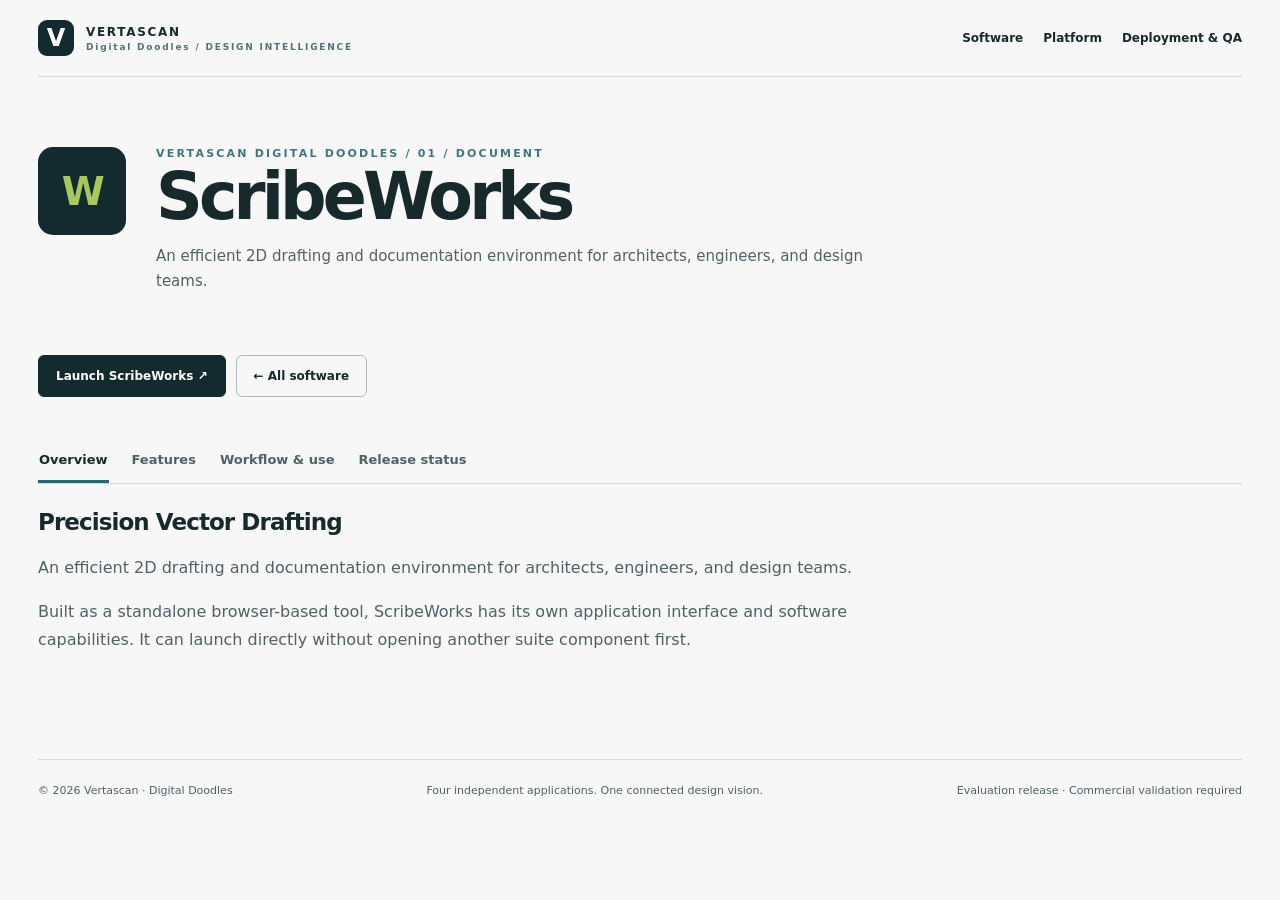
<file: apps/scribeworks/about/index.html>
<!doctype html><html lang="en"><head><meta charset="utf-8"><meta name="viewport" content="width=device-width,initial-scale=1"><title>ScribeWorks — About &amp; Features | Vertascan Digital Doodles</title><link rel="icon" href="data:image/svg+xml,%3Csvg xmlns='http://www.w3.org/2000/svg' viewBox='0 0 64 64'%3E%3Crect width='64' height='64' rx='13' fill='%23132a2e'/%3E%3Cpath d='M14 17l18 32L50 17' stroke='%2386d6cc' stroke-width='8' fill='none'/%3E%3C/svg%3E"><link rel="stylesheet" href="../../../assets/suite.css"></head><body><div class="shell"><header class="head"><a class="brand" href="../../../index.html" aria-label="Digital Doodles suite home"><span class="mark">V</span><span>VERTASCAN<small>Digital Doodles / DESIGN INTELLIGENCE</small></span></a><nav class="nav"><a href="../../../index.html#applications">Software</a><a href="../../../index.html#platform">Platform</a><a href="../../../README.html">Deployment &amp; QA</a></nav></header><main><div class="detail-hero" style="--ac:#A8C85F"><div class="app-icon">W</div><div><div class="eyebrow">VERTASCAN Digital Doodles / 01 / DOCUMENT</div><h1>ScribeWorks</h1><p>An efficient 2D drafting and documentation environment for architects, engineers, and design teams.</p></div></div><div class="detail-buttons"><a href="../index.html" class="button">Launch ScribeWorks ↗</a><a class="button ghost" href="../../../index.html#applications">← All software</a></div><div class="tabbar" role="tablist" aria-label="About ScribeWorks"><button type="button" role="tab" id="tab-overview" aria-controls="overview" aria-selected="true">Overview</button><button type="button" role="tab" id="tab-features" aria-controls="features" aria-selected="false">Features</button><button type="button" role="tab" id="tab-usage" aria-controls="usage" aria-selected="false">Workflow &amp; use</button><button type="button" role="tab" id="tab-status" aria-controls="status" aria-selected="false">Release status</button></div><section class="pane active" id="overview" role="tabpanel" aria-labelledby="tab-overview"><h2>Precision Vector Drafting</h2><p>An efficient 2D drafting and documentation environment for architects, engineers, and design teams.</p><p>Built as a standalone browser-based tool, ScribeWorks has its own application interface and software capabilities. It can launch directly without opening another suite component first.</p></section><section class="pane" id="features" role="tabpanel" aria-labelledby="tab-features"><h2>Feature areas</h2><p>Features identified in the supplied source implementation. Availability and robustness of individual commands still require interaction testing.</p><ul class="features"><li>Vector linework and shape creation</li><li>Object and grid snapping, ortho and polar tracking</li><li>AEC discipline layers and block libraries</li><li>Structural and MEP sketching tools</li><li>Hatches, colour and presentation treatments</li><li>Local drawing, SVG and DXF workflows</li></ul></section><section class="pane" id="usage" role="tabpanel" aria-labelledby="tab-usage"><h2>Designed for</h2><p>CAD technicians, architects, interior designers. The software is one independent phase of the Digital Doodles design-to-presentation journey. Each component retains its own save/export commands and interface.</p><div class="note">Project hand-off between applications depends on their supported file formats and has not been certified as a lossless round-trip. Save local originals before importing or converting files.</div></section><section class="pane" id="status" role="tabpanel" aria-labelledby="tab-status"><h2>Commercial readiness</h2><p>Evaluation release based on the supplied HTML application. Branded portal, routing, packaging and source syntax checks do not constitute production acceptance. Perform browser interaction testing, persistence/recovery tests, security review, legal/licensing review and export interoperability tests before commercial launch.</p><div class="note">No cloud authentication, billing, managed project database, certified BIM-code compliance, or server-hosted collaboration is provided by this static bundle. Do not represent preliminary engineering outputs as independently certified construction documents.</div></section></main><footer class="footer"><span>© 2026 Vertascan · Digital Doodles</span><span>Four independent applications. One connected design vision.</span><span>Evaluation release · Commercial validation required</span></footer></div><script>document.querySelectorAll('[role=tab]').forEach(b=>b.addEventListener('click',()=>{document.querySelectorAll('[role=tab]').forEach(t=>t.setAttribute('aria-selected',String(t===b)));document.querySelectorAll('[role=tabpanel]').forEach(p=>p.classList.toggle('active',p.id===b.getAttribute('aria-controls')));}));</script></body></html>
</file>
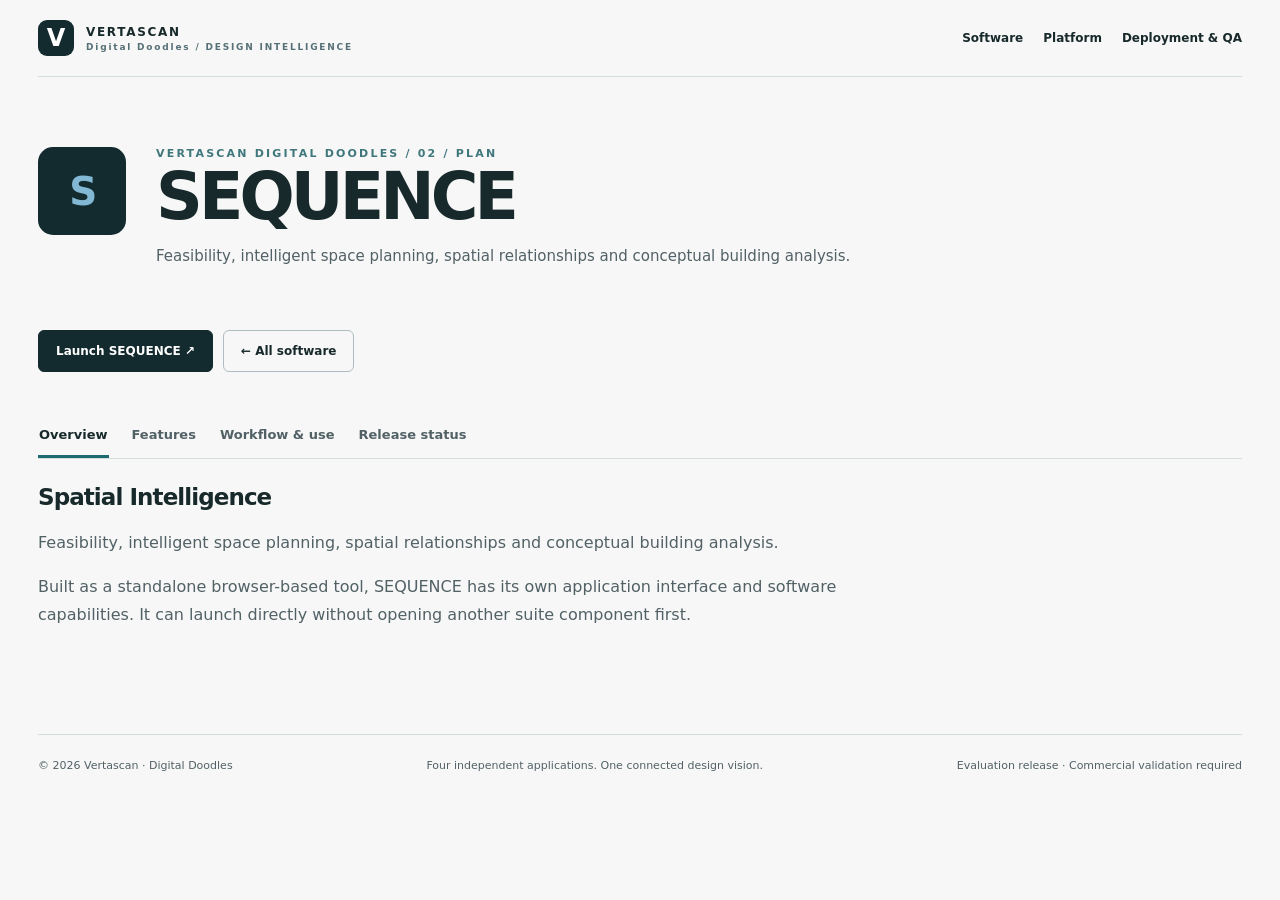
<file: apps/sequence/about/index.html>
<!doctype html><html lang="en"><head><meta charset="utf-8"><meta name="viewport" content="width=device-width,initial-scale=1"><title>SEQUENCE — About &amp; Features | Vertascan Digital Doodles</title><link rel="icon" href="data:image/svg+xml,%3Csvg xmlns='http://www.w3.org/2000/svg' viewBox='0 0 64 64'%3E%3Crect width='64' height='64' rx='13' fill='%23132a2e'/%3E%3Cpath d='M14 17l18 32L50 17' stroke='%2386d6cc' stroke-width='8' fill='none'/%3E%3C/svg%3E"><link rel="stylesheet" href="../../../assets/suite.css"></head><body><div class="shell"><header class="head"><a class="brand" href="../../../index.html" aria-label="Digital Doodles suite home"><span class="mark">V</span><span>VERTASCAN<small>Digital Doodles / DESIGN INTELLIGENCE</small></span></a><nav class="nav"><a href="../../../index.html#applications">Software</a><a href="../../../index.html#platform">Platform</a><a href="../../../README.html">Deployment &amp; QA</a></nav></header><main><div class="detail-hero" style="--ac:#83B8D5"><div class="app-icon">S</div><div><div class="eyebrow">VERTASCAN Digital Doodles / 02 / PLAN</div><h1>SEQUENCE</h1><p>Feasibility, intelligent space planning, spatial relationships and conceptual building analysis.</p></div></div><div class="detail-buttons"><a href="../index.html" class="button">Launch SEQUENCE ↗</a><a class="button ghost" href="../../../index.html#applications">← All software</a></div><div class="tabbar" role="tablist" aria-label="About SEQUENCE"><button type="button" role="tab" id="tab-overview" aria-controls="overview" aria-selected="true">Overview</button><button type="button" role="tab" id="tab-features" aria-controls="features" aria-selected="false">Features</button><button type="button" role="tab" id="tab-usage" aria-controls="usage" aria-selected="false">Workflow &amp; use</button><button type="button" role="tab" id="tab-status" aria-controls="status" aria-selected="false">Release status</button></div><section class="pane active" id="overview" role="tabpanel" aria-labelledby="tab-overview"><h2>Spatial Intelligence</h2><p>Feasibility, intelligent space planning, spatial relationships and conceptual building analysis.</p><p>Built as a standalone browser-based tool, SEQUENCE has its own application interface and software capabilities. It can launch directly without opening another suite component first.</p></section><section class="pane" id="features" role="tabpanel" aria-labelledby="tab-features"><h2>Feature areas</h2><p>Features identified in the supplied source implementation. Availability and robustness of individual commands still require interaction testing.</p><ul class="features"><li>Interactive adjacency-based space planning</li><li>Room and programme organisation</li><li>Area and feasibility metrics</li><li>Conceptual 3D massing and envelope studies</li><li>Space Lab and discipline concepts</li><li>Planning model interchange</li></ul></section><section class="pane" id="usage" role="tabpanel" aria-labelledby="tab-usage"><h2>Designed for</h2><p>Architects, urban designers, feasibility teams. The software is one independent phase of the Digital Doodles design-to-presentation journey. Each component retains its own save/export commands and interface.</p><div class="note">Project hand-off between applications depends on their supported file formats and has not been certified as a lossless round-trip. Save local originals before importing or converting files.</div></section><section class="pane" id="status" role="tabpanel" aria-labelledby="tab-status"><h2>Commercial readiness</h2><p>Evaluation release based on the supplied HTML application. Branded portal, routing, packaging and source syntax checks do not constitute production acceptance. Perform browser interaction testing, persistence/recovery tests, security review, legal/licensing review and export interoperability tests before commercial launch.</p><div class="note">No cloud authentication, billing, managed project database, certified BIM-code compliance, or server-hosted collaboration is provided by this static bundle. Do not represent preliminary engineering outputs as independently certified construction documents.</div></section></main><footer class="footer"><span>© 2026 Vertascan · Digital Doodles</span><span>Four independent applications. One connected design vision.</span><span>Evaluation release · Commercial validation required</span></footer></div><script>document.querySelectorAll('[role=tab]').forEach(b=>b.addEventListener('click',()=>{document.querySelectorAll('[role=tab]').forEach(t=>t.setAttribute('aria-selected',String(t===b)));document.querySelectorAll('[role=tabpanel]').forEach(p=>p.classList.toggle('active',p.id===b.getAttribute('aria-controls')));}));</script></body></html>
</file>
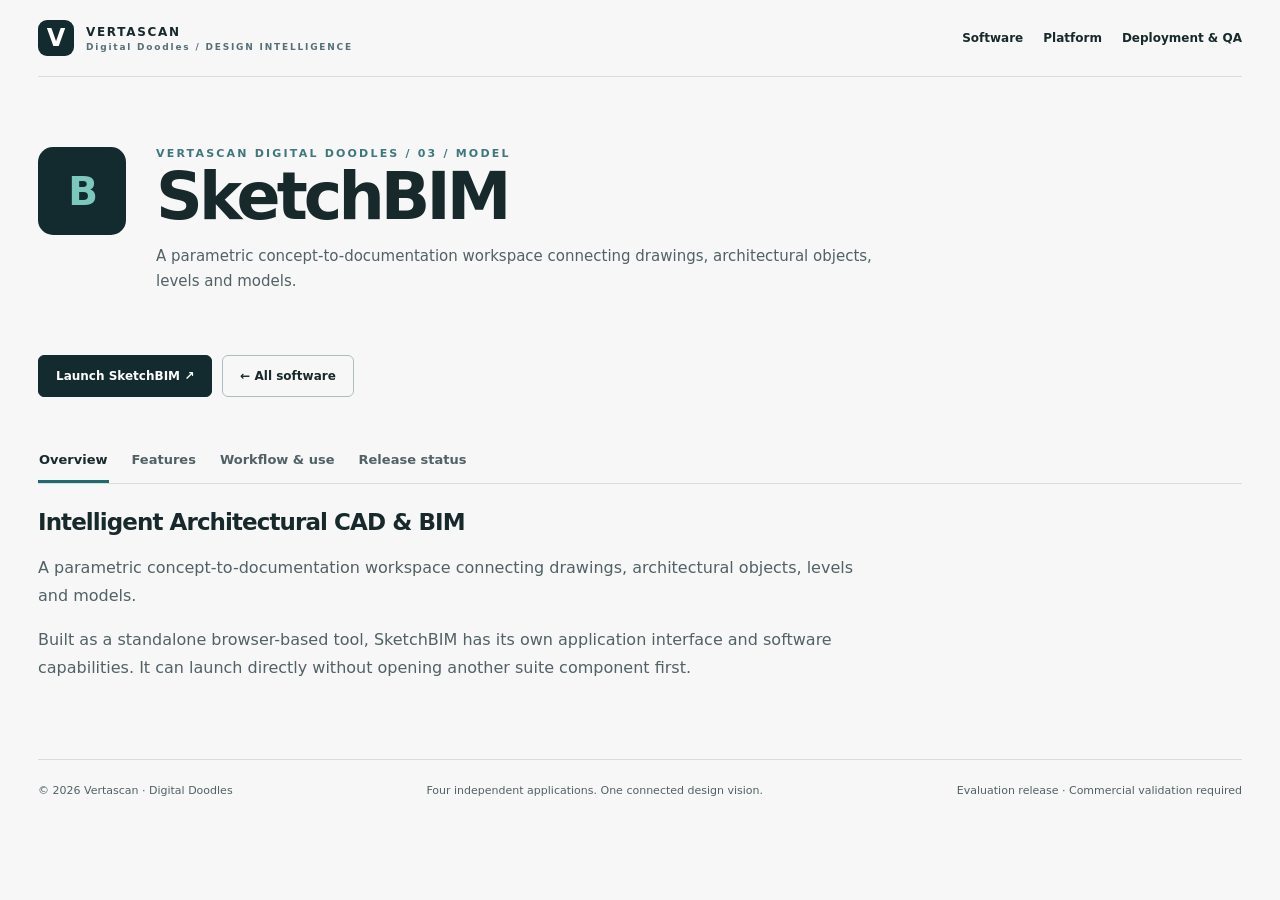
<file: apps/sketchbim/about/index.html>
<!doctype html><html lang="en"><head><meta charset="utf-8"><meta name="viewport" content="width=device-width,initial-scale=1"><title>SketchBIM — About &amp; Features | Vertascan Digital Doodles</title><link rel="icon" href="data:image/svg+xml,%3Csvg xmlns='http://www.w3.org/2000/svg' viewBox='0 0 64 64'%3E%3Crect width='64' height='64' rx='13' fill='%23132a2e'/%3E%3Cpath d='M14 17l18 32L50 17' stroke='%2386d6cc' stroke-width='8' fill='none'/%3E%3C/svg%3E"><link rel="stylesheet" href="../../../assets/suite.css"></head><body><div class="shell"><header class="head"><a class="brand" href="../../../index.html" aria-label="Digital Doodles suite home"><span class="mark">V</span><span>VERTASCAN<small>Digital Doodles / DESIGN INTELLIGENCE</small></span></a><nav class="nav"><a href="../../../index.html#applications">Software</a><a href="../../../index.html#platform">Platform</a><a href="../../../README.html">Deployment &amp; QA</a></nav></header><main><div class="detail-hero" style="--ac:#7BC9BC"><div class="app-icon">B</div><div><div class="eyebrow">VERTASCAN Digital Doodles / 03 / MODEL</div><h1>SketchBIM</h1><p>A parametric concept-to-documentation workspace connecting drawings, architectural objects, levels and models.</p></div></div><div class="detail-buttons"><a href="../index.html" class="button">Launch SketchBIM ↗</a><a class="button ghost" href="../../../index.html#applications">← All software</a></div><div class="tabbar" role="tablist" aria-label="About SketchBIM"><button type="button" role="tab" id="tab-overview" aria-controls="overview" aria-selected="true">Overview</button><button type="button" role="tab" id="tab-features" aria-controls="features" aria-selected="false">Features</button><button type="button" role="tab" id="tab-usage" aria-controls="usage" aria-selected="false">Workflow &amp; use</button><button type="button" role="tab" id="tab-status" aria-controls="status" aria-selected="false">Release status</button></div><section class="pane active" id="overview" role="tabpanel" aria-labelledby="tab-overview"><h2>Intelligent Architectural CAD & BIM</h2><p>A parametric concept-to-documentation workspace connecting drawings, architectural objects, levels and models.</p><p>Built as a standalone browser-based tool, SketchBIM has its own application interface and software capabilities. It can launch directly without opening another suite component first.</p></section><section class="pane" id="features" role="tabpanel" aria-labelledby="tab-features"><h2>Feature areas</h2><p>Features identified in the supplied source implementation. Availability and robustness of individual commands still require interaction testing.</p><ul class="features"><li>2D CAD drafting and object snapping</li><li>Parametric walls, doors, windows and levels</li><li>Elevation, section and camera tools</li><li>Model properties, annotations and schedules</li><li>Conceptual code-check matrices and reporting</li><li>Native project and model export workflows</li></ul></section><section class="pane" id="usage" role="tabpanel" aria-labelledby="tab-usage"><h2>Designed for</h2><p>Architects, BIM coordinators, design practices. The software is one independent phase of the Digital Doodles design-to-presentation journey. Each component retains its own save/export commands and interface.</p><div class="note">Project hand-off between applications depends on their supported file formats and has not been certified as a lossless round-trip. Save local originals before importing or converting files.</div></section><section class="pane" id="status" role="tabpanel" aria-labelledby="tab-status"><h2>Commercial readiness</h2><p>Evaluation release based on the supplied HTML application. Branded portal, routing, packaging and source syntax checks do not constitute production acceptance. Perform browser interaction testing, persistence/recovery tests, security review, legal/licensing review and export interoperability tests before commercial launch.</p><div class="note">No cloud authentication, billing, managed project database, certified BIM-code compliance, or server-hosted collaboration is provided by this static bundle. Do not represent preliminary engineering outputs as independently certified construction documents.</div></section></main><footer class="footer"><span>© 2026 Vertascan · Digital Doodles</span><span>Four independent applications. One connected design vision.</span><span>Evaluation release · Commercial validation required</span></footer></div><script>document.querySelectorAll('[role=tab]').forEach(b=>b.addEventListener('click',()=>{document.querySelectorAll('[role=tab]').forEach(t=>t.setAttribute('aria-selected',String(t===b)));document.querySelectorAll('[role=tabpanel]').forEach(p=>p.classList.toggle('active',p.id===b.getAttribute('aria-controls')));}));</script></body></html>
</file>
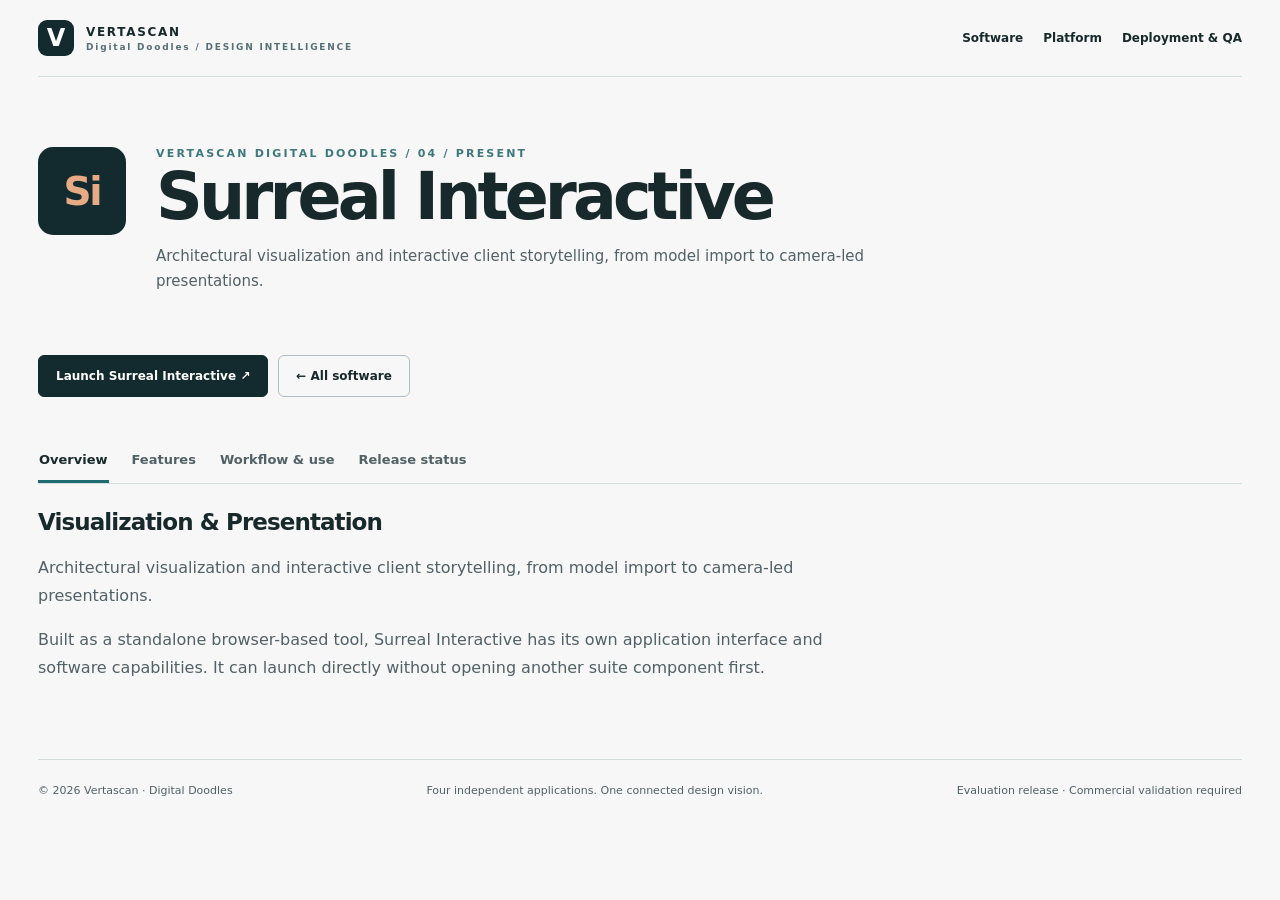
<file: apps/surreal/about/index.html>
<!doctype html><html lang="en"><head><meta charset="utf-8"><meta name="viewport" content="width=device-width,initial-scale=1"><title>Surreal Interactive — About &amp; Features | Vertascan Digital Doodles</title><link rel="icon" href="data:image/svg+xml,%3Csvg xmlns='http://www.w3.org/2000/svg' viewBox='0 0 64 64'%3E%3Crect width='64' height='64' rx='13' fill='%23132a2e'/%3E%3Cpath d='M14 17l18 32L50 17' stroke='%2386d6cc' stroke-width='8' fill='none'/%3E%3C/svg%3E"><link rel="stylesheet" href="../../../assets/suite.css"></head><body><div class="shell"><header class="head"><a class="brand" href="../../../index.html" aria-label="Digital Doodles suite home"><span class="mark">V</span><span>VERTASCAN<small>Digital Doodles / DESIGN INTELLIGENCE</small></span></a><nav class="nav"><a href="../../../index.html#applications">Software</a><a href="../../../index.html#platform">Platform</a><a href="../../../README.html">Deployment &amp; QA</a></nav></header><main><div class="detail-hero" style="--ac:#E6AA85"><div class="app-icon">Si</div><div><div class="eyebrow">VERTASCAN Digital Doodles / 04 / PRESENT</div><h1>Surreal Interactive</h1><p>Architectural visualization and interactive client storytelling, from model import to camera-led presentations.</p></div></div><div class="detail-buttons"><a href="../index.html" class="button">Launch Surreal Interactive ↗</a><a class="button ghost" href="../../../index.html#applications">← All software</a></div><div class="tabbar" role="tablist" aria-label="About Surreal Interactive"><button type="button" role="tab" id="tab-overview" aria-controls="overview" aria-selected="true">Overview</button><button type="button" role="tab" id="tab-features" aria-controls="features" aria-selected="false">Features</button><button type="button" role="tab" id="tab-usage" aria-controls="usage" aria-selected="false">Workflow &amp; use</button><button type="button" role="tab" id="tab-status" aria-controls="status" aria-selected="false">Release status</button></div><section class="pane active" id="overview" role="tabpanel" aria-labelledby="tab-overview"><h2>Visualization & Presentation</h2><p>Architectural visualization and interactive client storytelling, from model import to camera-led presentations.</p><p>Built as a standalone browser-based tool, Surreal Interactive has its own application interface and software capabilities. It can launch directly without opening another suite component first.</p></section><section class="pane" id="features" role="tabpanel" aria-labelledby="tab-features"><h2>Feature areas</h2><p>Features identified in the supplied source implementation. Availability and robustness of individual commands still require interaction testing.</p><ul class="features"><li>Interactive 3D scene and camera tools</li><li>Materials, studio lighting and presentation settings</li><li>GLB, OBJ and FBX-oriented model workflows</li><li>Saved views and storyboard sequences</li><li>Client-facing HTML presentation tools</li><li>Scene export and visual composition controls</li></ul></section><section class="pane" id="usage" role="tabpanel" aria-labelledby="tab-usage"><h2>Designed for</h2><p>Visualization artists, architects, design presenters. The software is one independent phase of the Digital Doodles design-to-presentation journey. Each component retains its own save/export commands and interface.</p><div class="note">Project hand-off between applications depends on their supported file formats and has not been certified as a lossless round-trip. Save local originals before importing or converting files.</div></section><section class="pane" id="status" role="tabpanel" aria-labelledby="tab-status"><h2>Commercial readiness</h2><p>Evaluation release based on the supplied HTML application. Branded portal, routing, packaging and source syntax checks do not constitute production acceptance. Perform browser interaction testing, persistence/recovery tests, security review, legal/licensing review and export interoperability tests before commercial launch.</p><div class="note">No cloud authentication, billing, managed project database, certified BIM-code compliance, or server-hosted collaboration is provided by this static bundle. Do not represent preliminary engineering outputs as independently certified construction documents.</div></section></main><footer class="footer"><span>© 2026 Vertascan · Digital Doodles</span><span>Four independent applications. One connected design vision.</span><span>Evaluation release · Commercial validation required</span></footer></div><script>document.querySelectorAll('[role=tab]').forEach(b=>b.addEventListener('click',()=>{document.querySelectorAll('[role=tab]').forEach(t=>t.setAttribute('aria-selected',String(t===b)));document.querySelectorAll('[role=tabpanel]').forEach(p=>p.classList.toggle('active',p.id===b.getAttribute('aria-controls')));}));</script></body></html>
</file>
<file: assets/suite.css>
:root{--bg:#f6f7f6;--fg:#18292b;--sub:#526166;--line:#d5ddde;--card:#fff;--ink:#132a2e;--a:#1d6a70;font-family:Inter,system-ui,-apple-system,Segoe UI,sans-serif;color-scheme:light}*{box-sizing:border-box}html{scroll-behavior:smooth}body{margin:0;background:var(--bg);color:var(--fg)}a{text-decoration:none;color:inherit}button{font:inherit;cursor:pointer}button:focus-visible,a:focus-visible{outline:3px solid #239eaf;outline-offset:3px}.shell{max-width:1360px;padding:0 38px;margin:auto}.head{display:flex;align-items:center;justify-content:space-between;gap:18px;padding:20px 0;border-bottom:1px solid var(--line)}.brand{display:flex;align-items:center;gap:12px;font-size:12px;letter-spacing:.14em;font-weight:800}.mark{width:36px;height:36px;background:var(--ink);color:#fff;display:grid;place-items:center;border-radius:9px;font-size:24px;font-weight:800;letter-spacing:-.12em;padding-right:3px}.brand small{display:block;color:#567077;font-size:9px;font-weight:600;letter-spacing:.2em;margin-top:3px}.nav{display:flex;flex-wrap:wrap;gap:20px;font-size:12px;font-weight:650}.nav a:hover,.textlink:hover{color:var(--a)}.hero{padding:100px 0 65px;display:grid;grid-template-columns:1.35fr .65fr;gap:50px;align-items:end}.eyebrow{font-size:11px;letter-spacing:.2em;font-weight:800;color:#3f777d;text-transform:uppercase}.hero h1{font-size:clamp(48px,7vw,105px);letter-spacing:-.075em;line-height:.98;margin:19px 0 24px;font-weight:750}.hero h1 span{color:#3c8d93}.hero p{font-size:17px;line-height:1.65;color:var(--sub);max-width:620px}.hero-side{border-left:1px solid var(--line);padding-left:28px;font-size:13px;line-height:1.9;color:var(--sub)}.hero-side b{display:block;color:var(--fg);font-size:14px}.sectionbar{display:flex;align-items:center;justify-content:space-between;gap:12px;border-top:1px solid var(--line);padding:24px 0 18px}.sectionbar h2{font-size:16px;margin:0;letter-spacing:-.02em}.muted{color:var(--sub);font-size:12px}.catalog{display:grid;grid-template-columns:repeat(2,minmax(0,1fr));gap:14px;margin:0 0 50px}.app{background:var(--card);border:1px solid var(--line);min-height:292px;padding:26px;display:flex;flex-direction:column;transition:transform .16s,box-shadow .16s}.app:hover{transform:translateY(-3px);box-shadow:0 16px 40px #17252c14}.app-top{display:flex;align-items:flex-start;justify-content:space-between}.app-icon{height:61px;width:61px;border-radius:15px;display:grid;place-items:center;background:var(--ink);color:var(--ac);font-size:28px;letter-spacing:-.06em;font-weight:850}.app-label{font-size:10px;letter-spacing:.12em;font-weight:800;color:var(--sub)}.app h3{font-size:26px;margin:21px 0 1px;letter-spacing:-.05em}.app p{line-height:1.6;color:var(--sub);font-size:13px;max-width:430px;margin:11px 0 25px}.app-bottom{display:flex;align-items:center;flex-wrap:wrap;gap:10px;margin-top:auto}.button{background:var(--ink);color:#fff;border:1px solid var(--ink);display:inline-flex;align-items:center;justify-content:center;gap:8px;padding:11px 17px;border-radius:6px;font-size:12px;font-weight:750;min-height:42px}.button:hover{background:#23585e}.button.ghost{background:transparent;color:var(--fg);border-color:#aebec0}.button.ghost:hover{background:#edf2f2}.number{font-size:11px;color:var(--sub);letter-spacing:.12em}.band{background:#e9eeee;padding:34px 38px;margin:20px 0 55px;border:1px solid var(--line)}.band h2{margin:0 0 10px;font-size:24px;letter-spacing:-.04em}.band p{margin:0;line-height:1.7;color:var(--sub);font-size:13px;max-width:900px}.footer{border-top:1px solid var(--line);padding:24px 0 34px;display:flex;gap:24px;flex-wrap:wrap;justify-content:space-between;color:var(--sub);font-size:11px}.detail-hero{padding:70px 0 36px;display:flex;align-items:flex-start;gap:30px}.detail-hero .app-icon{height:88px;width:88px;font-size:39px;flex-shrink:0}.detail-hero h1{margin:4px 0;font-size:clamp(36px,6vw,65px);line-height:1;letter-spacing:-.06em}.detail-hero p{font-size:15px;color:var(--sub);max-width:720px;line-height:1.65}.detail-buttons{display:flex;gap:10px;flex-wrap:wrap;margin:10px 0 42px}.tabbar{display:flex;gap:22px;border-bottom:1px solid var(--line);margin:0 0 25px}.tabbar button{background:transparent;border:0;border-bottom:3px solid transparent;padding:13px 1px;color:var(--sub);font-size:13px;font-weight:700}.tabbar button[aria-selected=true]{border-color:var(--a);color:var(--fg)}.pane{display:none;padding-bottom:45px;min-height:250px}.pane.active{display:block}.pane h2{font-size:23px;letter-spacing:-.04em}.pane p{line-height:1.75;color:var(--sub);max-width:850px}.features{display:grid;grid-template-columns:repeat(2,minmax(0,1fr));gap:12px;list-style:none;padding:0}.features li{padding:18px;border:1px solid var(--line);background:white;min-height:72px;font-weight:600;font-size:13px}.features li:before{content:'↗';color:var(--a);font-weight:bold;margin-right:12px}.note{background:#e9eeee;border-left:3px solid #40898e;padding:16px 20px;margin:20px 0;color:var(--sub);font-size:12px;line-height:1.7}.small{font-size:12px;color:var(--sub)}@media(max-width:760px){.shell{padding:0 18px}.head{align-items:flex-start}.nav{gap:10px}.hero{grid-template-columns:1fr;padding:65px 0 35px;gap:20px}.hero-side{padding-left:16px}.catalog,.features{grid-template-columns:1fr}.app{min-height:280px;padding:20px}.detail-hero{gap:16px;padding-top:40px}.detail-hero .app-icon{height:65px;width:65px;font-size:27px}.band{padding:20px}.footer{gap:10px}}
</file>
